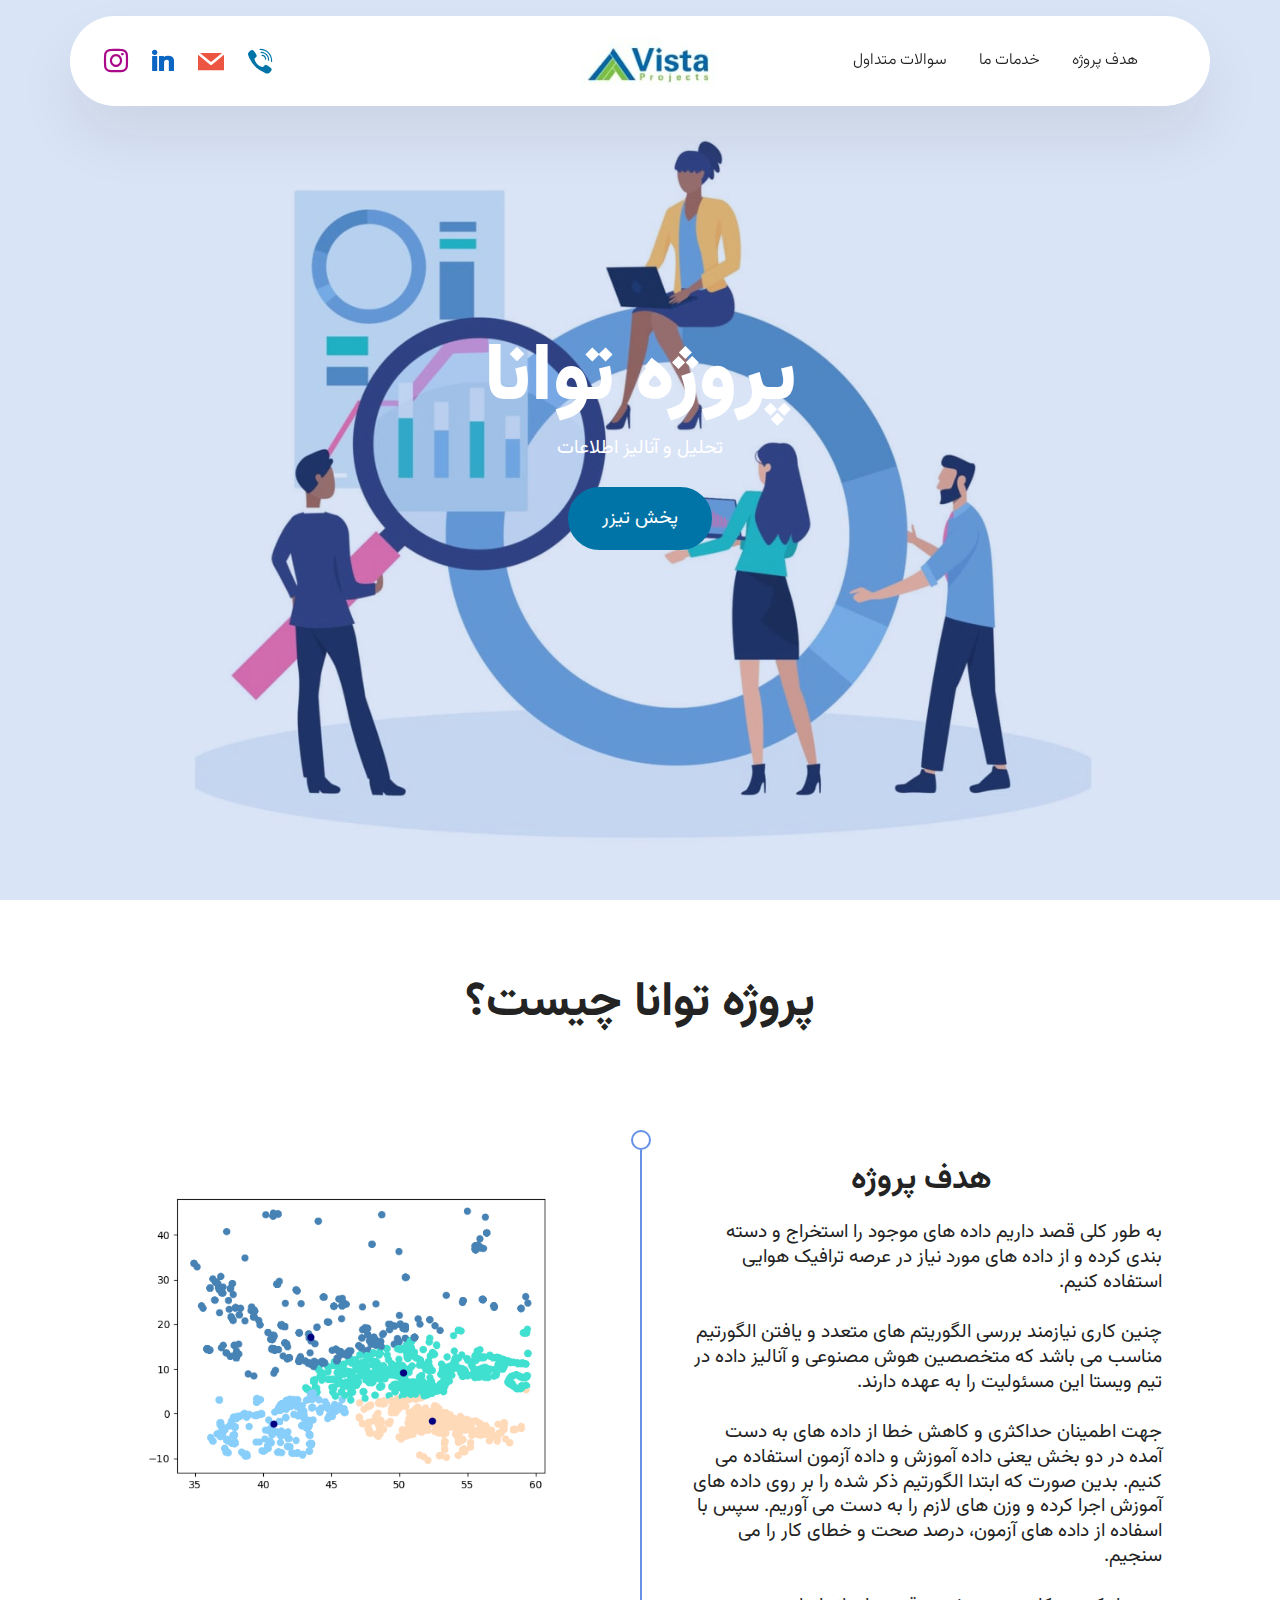
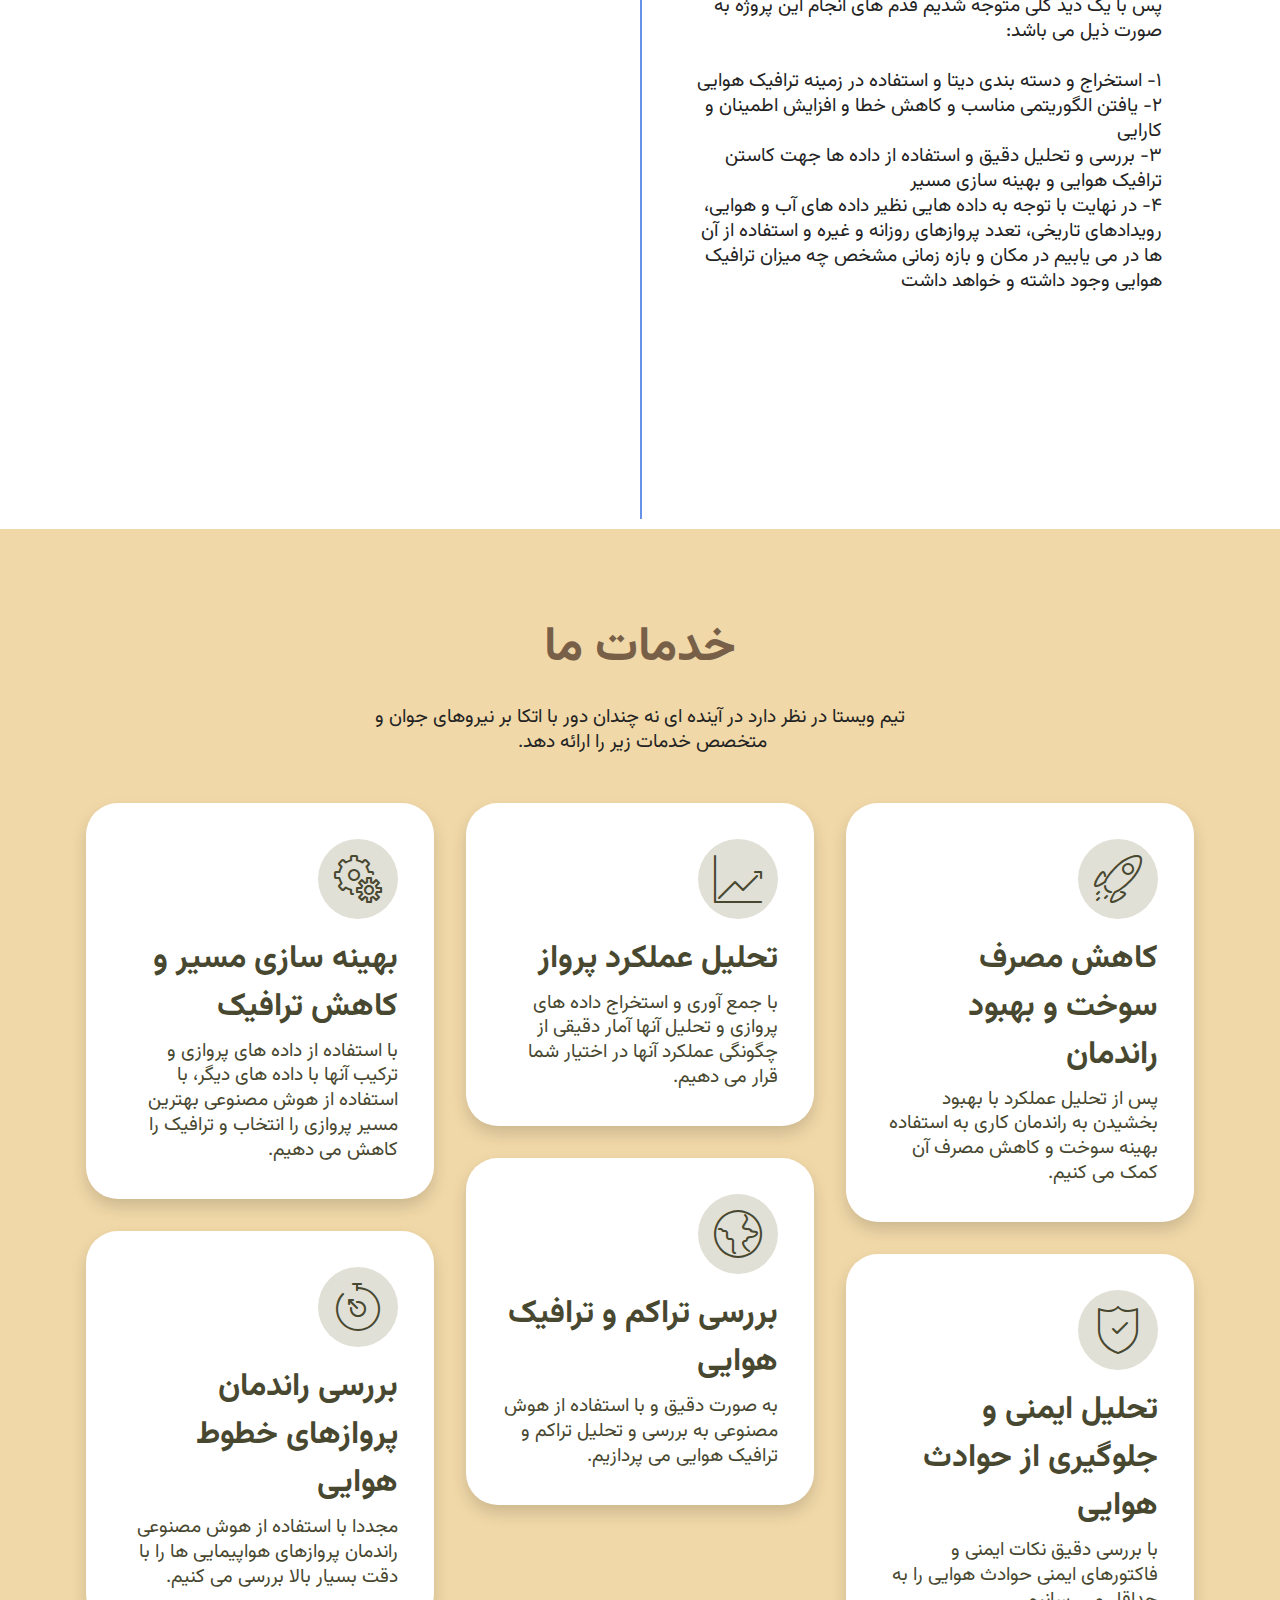
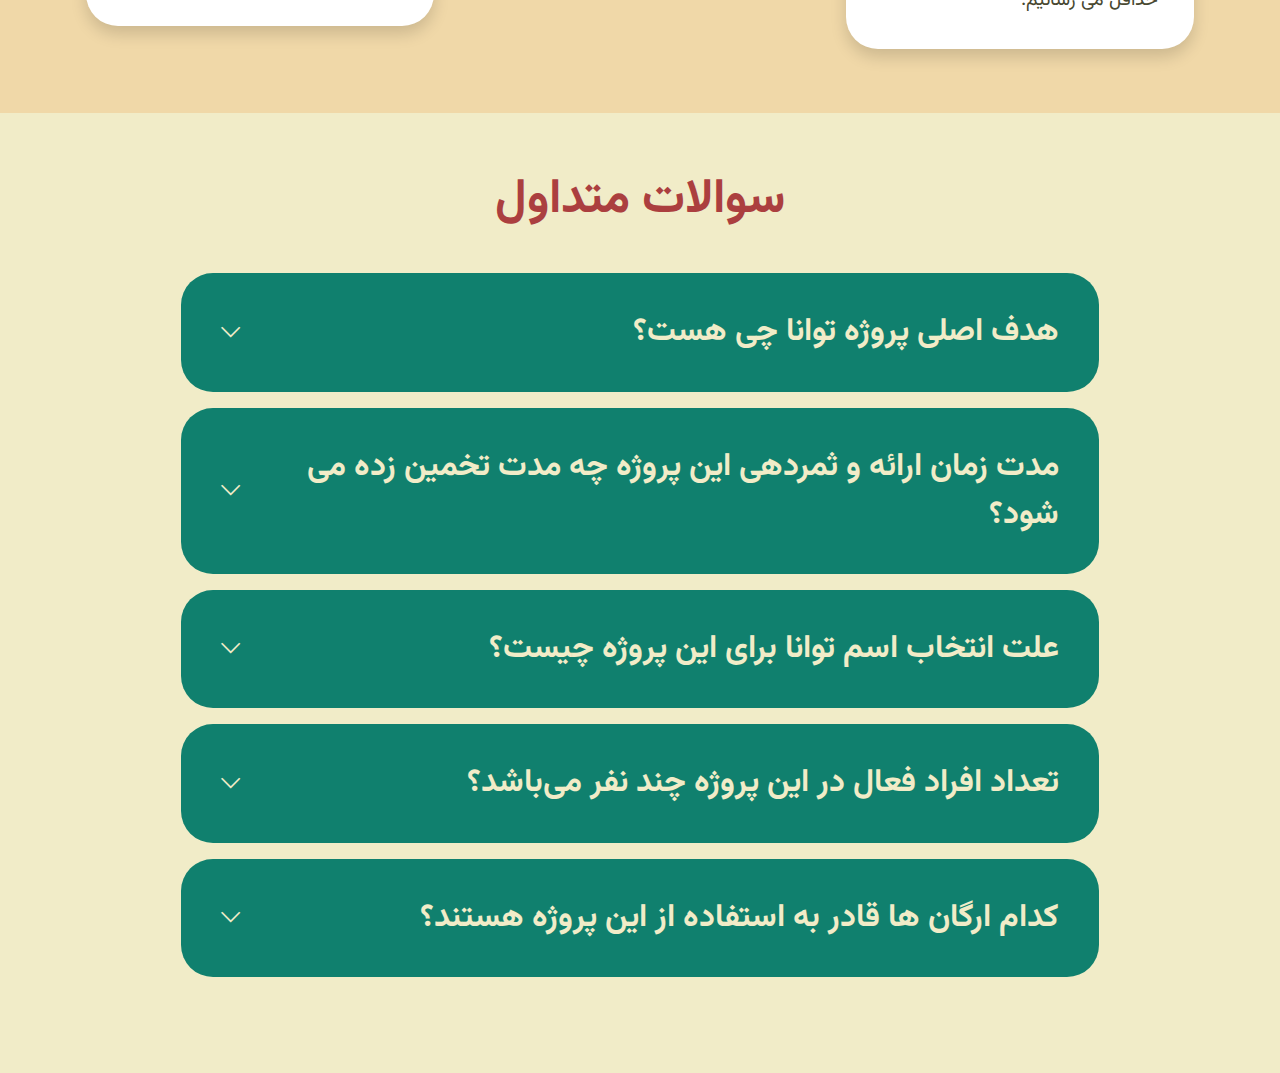
<file: page1.html>
<!DOCTYPE html>
<html>

<head>
  <meta charset="UTF-8">
  <meta http-equiv="X-UA-Compatible" content="IE=edge">
  <meta name="generator" content="">
  <meta name="viewport" content="width=device-width, initial-scale=1, minimum-scale=1">
  <link rel="shortcut icon" href="assets/images/20171205235938-vista-logo-600x600-160x160.jpeg" type="image/x-icon">
  <meta name="description" content="">


  <title>Tavana</title>
  <link rel="stylesheet" href="assets/web/assets/icons2/2.css">
  <link rel="stylesheet" href="assets/web/assets/icons/icons.css">
  <link rel="stylesheet" href="assets/bootstrap/css/bootstrap.min.css">
  <link rel="stylesheet" href="assets/bootstrap/css/bootstrap-grid.min.css">
  <link rel="stylesheet" href="assets/bootstrap/css/bootstrap-reboot.min.css">
  <link rel="stylesheet" href="assets/dropdown/css/style.css">
  <link rel="stylesheet" href="assets/socicon/css/styles.css">
  <link rel="stylesheet" href="assets/theme/css/style.css">
  <link href="assets/fonts/style.css" rel="stylesheet">
  <link rel="preload" as="style" href="assets/css/mbr-additional.css">
  <link rel="stylesheet" href="assets/css/mbr-additional.css" type="text/css">
  <link href="assets/vendor/glightbox/css/glightbox.min.css" rel="stylesheet">



</head>

<body>

  <section data-bs-version="5.1" class="menu menu3 cid-tMVd1i9572" once="menu" id="menu03-n">


    <nav class="navbar navbar-dropdown navbar-fixed-top navbar-expand-lg">
      <div class="container">
        <div class="navbar-brand">
          <span class="navbar-logo">
            <a href="index.html">
              <img src="assets/images/20171205235938-vista-logo-600x600-160x160.jpeg" alt="Mahan Qanbari"
                style="height: 3rem;">
            </a>
          </span>

        </div>
        <button class="navbar-toggler" type="button" data-toggle="collapse" data-bs-toggle="collapse"
          data-target="#navbarSupportedContent" data-bs-target="#navbarSupportedContent"
          aria-controls="navbarNavAltMarkup" aria-expanded="false" aria-label="Toggle navigation">
          <div class="hamburger">
            <span></span>
            <span></span>
            <span></span>
            <span></span>
          </div>
        </button>
        <div class="collapse navbar-collapse" id="navbarSupportedContent" style="direction: rtl;">
          <ul class="navbar-nav nav-dropdown navbar-toggler-right m-0" data-app-modern-menu="true">
            <li class="nav-item"><a class="nav-link link text-black show text-primary display-4"
                href="page1.html#timeline3-s">هدف پروژه</a></li>
            <li class="nav-item">
              <a class="nav-link link text-black show text-primary display-4" href="page1.html#features022-w"
                aria-expanded="false">خدمات ما</a>
            </li>
            <li class="nav-item"><a class="nav-link link text-black show text-primary display-4"
                href="page1.html#list01-v">سوالات متداول</a></li>
          </ul>
          <div class="icons-menu me-auto">
            <a class="iconfont-wrapper" href="tel:+989119338459">
              <span class="p-2 mbr-iconfont socicon-viber socicon"
                style="font-size: 25px; color: rgb(0, 116, 167); fill: rgb(0, 116, 167);"></span>
            </a>
            <a class="iconfont-wrapper" href="mailto:contact.vista@gmail.com">
              <span class="p-2 mbr-iconfont socicon-mail socicon"
                style="color: rgb(237, 85, 67); fill: rgb(237, 85, 67); font-size: 26px;"></span>
            </a>
            <a class="iconfont-wrapper" href="index.html">
              <span class="p-2 mbr-iconfont socicon-linkedin socicon"
                style="color: rgb(10, 102, 194); fill: rgb(10, 102, 194); font-size: 22px;"></span>
            </a>
            <a class="iconfont-wrapper" href="index.html">
              <span class="p-2 mbr-iconfont socicon-instagram socicon"
                style="color: rgb(168, 10, 138); fill: rgb(168, 10, 138);"></span>
            </a>
          </div>

        </div>
      </div>
    </nav>
  </section>

  <section data-bs-version="5.1" class="header18 cid-tMVKjSTW1o mbr-fullscreen" id="header18-q">




    <div class="mbr-overlay" style="opacity: 0.2; background-color: rgb(68, 121, 217);"></div>

    <div class="align-center container">
      <div class="row justify-content-center">
        <div class="col-12 col-lg-10">
          <h1 class="mbr-section-title mbr-fonts-style mbr-white mb-3 display-1"><strong>پروژه توانا</strong></h1>

          <p class="mbr-text mbr-fonts-style mbr-white display-7">
            تحلیل و آنالیز اطلاعات
          </p>
          <div class="mbr-section-btn mt-3"><a class="btn btn-primary display-7 glightbox btn-watch-video" href="assets/images/Untitled ‑ Made with FlexClip (1) (online-video-cutter.com).mp4" ><i class="bi bi-play-circle"></i><span>پخش تیزر</span></a></div>
        </div>
      </div>
    </div>
  </section>

  <section data-bs-version="5.1" class="timeline3 cid-tMVMxn23zV" id="timeline3-s">




    <div class="container">
      <div class="mbr-section-head">
        <h3 class="mbr-section-title mbr-fonts-style align-center mb-0 display-2"><strong>پروژه توانا چیست؟</strong>
        </h3>

      </div>
      <div class="timelines-container mt-4">
        <div class="row timeline-element first-separline mb-5">
          <div class="timeline-date col-12">
            <div class="timeline-date-wrapper">

            </div>
          </div>
          <span class="iconBackground"></span>
          <div class="col-12 col-md-6">
            <div class="image-wrapper">
              <img src="assets/images/scatterclassplot15-640x480.png" alt="Mahan Qanbari" title="">
            </div>
          </div>
          <div class="col-12 col-md-6">
            <div class="timeline-text-wrapper">
              <h4 class="mbr-timeline-title mbr-fonts-style mb-0 display-5">
                <strong>هدف پروژه&nbsp;</strong>
              </h4>
              <p class="mbr-text mbr-fonts-style mt-3 mb-0 display-7" style="direction: rtl;">به طور کلی قصد داریم داده های موجود را استخراج و
                دسته بندی کرده و از داده های مورد نیاز در عرصه ترافیک هوایی استفاده کنیم.
                <br>
                <br>چنین کاری نیازمند بررسی الگوریتم های متعدد و یافتن الگورتیم مناسب می باشد که متخصصین هوش مصنوعی و
                آنالیز داده در تیم ویستا این مسئولیت را به عهده دارند.
                <br>
                <br>جهت اطمینان حداکثری و کاهش خطا از داده های به دست آمده در دو بخش یعنی داده آموزش و داده آزمون
                استفاده می کنیم. بدین صورت که ابتدا الگورتیم ذکر شده را بر روی داده های آموزش اجرا کرده و وزن های لازم را
                به دست می آوریم.
                سپس با اسفاده از داده های آزمون، درصد صحت و خطای کار را می سنجیم. 
                <br><br>پس با یک دید کلی متوجه شدیم 
                 قدم های انجام این پروژه به صورت ذیل می باشد:<br>
                <br>۱- استخراج و دسته بندی دیتا و استفاده در زمینه ترافیک هوایی
                <br>۲- یافتن الگوریتمی مناسب و کاهش خطا و افزایش اطمینان و کارایی
                <br>۳- بررسی و تحلیل دقیق و استفاده از داده ها جهت کاستن ترافیک هوایی و بهینه سازی مسیر
                <br>۴- در نهایت با توجه به داده هایی نظیر داده های آب و هوایی، رویدادهای تاریخی، تعدد پروازهای روزانه و
                غیره و استفاده از آن ها در می یابیم در مکان و بازه زمانی مشخص چه میزان ترافیک هوایی وجود داشته و خواهد
                داشت
                <br>
                <br>
                <br>
                <br>
              </p>
            </div>
          </div>
        </div>











      </div>
    </div>
  </section>

  <section data-bs-version="5.1" class="features22 cid-tMWusAvhpN" id="features022-w" style="direction: rtl;">




    <div class="container">
      <div class="row mb-5 justify-content-center">
        <div class="col-12 col-lg-6">
          <h3 class="mbr-section-title mbr-fonts-style align-center mb-0 display-2"><strong>خدمات ما</strong></h3>
          <h5 class="mbr-section-subtitle mbr-fonts-style align-center mb-0 mt-4 display-7">تیم ویستا در نظر دارد در
            آینده ای نه چندان دور با اتکا بر نیروهای جوان و متخصص خدمات زیر را ارائه دهد.&nbsp;</h5>
        </div>
      </div>
      <div class="row mbr-masonry" data-masonry="{&quot;percentPosition&quot;: true }">
        <div class="item features-without-image col-12 col-md-6 col-lg-4 item-mb active">
          <div class="item-wrapper shadow">
            <div class="card-box align-left">
              <div class="iconfont-wrapper">
                <span class="mbr-iconfont mbri-setting"></span>
              </div>
              <h5 class="card-title mbr-fonts-style display-5"><strong>بهینه سازی مسیر و کاهش ترافیک</strong></h5>
              <p class="card-text mbr-fonts-style display-7">
                با استفاده از داده های پروازی و ترکیب آنها با داده های دیگر، با استفاده از هوش مصنوعی بهترین مسیر
                پروازی را انتخاب و ترافیک را کاهش می دهیم.
              </p>


            </div>
          </div>
        </div>
        <div class="item features-without-image col-12 col-md-6 col-lg-4 item-mb ">
          <div class="item-wrapper shadow">
            <div class="card-box align-left">
              <div class="iconfont-wrapper">
                <span class="mbr-iconfont mbri-growing-chart"></span>
              </div>
              <h5 class="card-title mbr-fonts-style display-5"><strong>تحلیل عملکرد پرواز</strong></h5>
              <p class="card-text mbr-fonts-style display-7">
                با جمع آوری و استخراج داده های پروازی و تحلیل آنها آمار دقیقی از چگونگی عملکرد آنها در اختیار شما قرار
                می دهیم.
              </p>


            </div>
          </div>
        </div>
        <div class="item features-without-image col-12 col-md-6 col-lg-4 item-mb">
          <div class="item-wrapper shadow">
            <div class="card-box align-left">
              <div class="iconfont-wrapper">
                <span class="mbr-iconfont mbri-rocket"></span>
              </div>
              <h5 class="card-title mbr-fonts-style display-5"><strong>کاهش مصرف سوخت و بهبود راندمان</strong></h5>
              <p class="card-text mbr-fonts-style display-7">
                پس از تحلیل عملکرد با بهبود بخشیدن به راندمان کاری به استفاده بهینه سوخت و کاهش مصرف آن کمک می کنیم.
              </p>


            </div>
          </div>
        </div>
        <div class="item features-without-image col-12 col-md-6 col-lg-4 item-mb">
          <div class="item-wrapper shadow">
            <div class="card-box align-left">
              <div class="iconfont-wrapper">
                <span class="mbr-iconfont mbri-globe"></span>
              </div>
              <h5 class="card-title mbr-fonts-style display-5"><strong>بررسی تراکم و ترافیک هوایی</strong></h5>
              <p class="card-text mbr-fonts-style display-7">
                به صورت دقیق و با استفاده از هوش مصنوعی به بررسی و تحلیل تراکم و ترافیک هوایی می پردازیم.
              </p>


            </div>
          </div>
        </div>
        <div class="item features-without-image col-12 col-md-6 col-lg-4 item-mb">
          <div class="item-wrapper shadow">
            <div class="card-box align-left">
              <div class="iconfont-wrapper">
                <span class="mbr-iconfont mbri-timer"></span>
              </div>
              <h5 class="card-title mbr-fonts-style display-5"><strong>بررسی راندمان پروازهای خطوط هوایی</strong></h5>
              <p class="card-text mbr-fonts-style display-7">
                مجددا با استفاده از هوش مصنوعی راندمان پروازهای هواپیمایی ها را با دقت بسیار بالا بررسی می کنیم.
              </p>


            </div>
          </div>
        </div>
        <div class="item features-without-image col-12 col-md-6 col-lg-4 item-mb">
          <div class="item-wrapper shadow">
            <div class="card-box align-left">
              <div class="iconfont-wrapper">
                <span class="mbr-iconfont mbri-protect"></span>
              </div>
              <h5 class="card-title mbr-fonts-style display-5"><strong>تحلیل ایمنی و جلوگیری از حوادث هوایی</strong>
              </h5>
              <p class="card-text mbr-fonts-style display-7">
                با بررسی دقیق نکات ایمنی و فاکتورهای ایمنی حوادث هوایی را به حداقل می رسانیم.
              </p>


            </div>
          </div>
        </div>
      </div>
    </div>
  </section>

  <section data-bs-version="5.1" class="list1 cid-tMWuhq9Uof" id="list01-v">


    <div class="container" style="direction: rtl;"> 
      <div class="row justify-content-center">
        <div class="col-12 col-md-12 col-lg-10 m-auto">
          <div class="content">
            <div class="mbr-section-head align-left mb-5">

              <h3 class="mbr-section-title mb-2 mbr-fonts-style display-2"><strong>سوالات متداول</strong></h3>
            </div>
            <div id="bootstrap-accordion_19" class="panel-group accordionStyles accordion" role="tablist"
              aria-multiselectable="true">
              <div class="card mb-3">
                <div class="card-header" role="tab" id="headingOne">
                  <a role="button" class="panel-title collapsed" data-toggle="collapse" data-bs-toggle="collapse"
                    data-core="" href="#collapse1_19" aria-expanded="false" aria-controls="collapse1">
                    <h6 class="panel-title-edit mbr-semibold mbr-fonts-style mb-0 display-5">هدف اصلی پروژه توانا چی
                      هست؟</h6>
                    <span class="sign mbr-iconfont mobi-mbri-arrow-down"></span>
                  </a>
                </div>
                <div id="collapse1_19" class="panel-collapse noScroll collapse" role="tabpanel"
                  aria-labelledby="headingOne" data-parent="#accordion" data-bs-parent="#bootstrap-accordion_19">
                  <div class="panel-body">
                    <p class="mbr-fonts-style panel-text display-7">به طور کلی هدف اصلی این پروژه جمع آوری و آنالیز داده
                      های خطوط هوایی کشور هست که با این کار قصد داریم به بهبود عملکرد خطوط هوایی، کاهش مصرف سوخت،
                      ترافیک هوایی و جلوگیری از حوادث کمک کنیم.&nbsp;<br></p>
                  </div>
                </div>
              </div>
              <div class="card mb-3">
                <div class="card-header" role="tab" id="headingOne">
                  <a role="button" class="panel-title collapsed" data-toggle="collapse" data-bs-toggle="collapse"
                    data-core="" href="#collapse2_19" aria-expanded="false" aria-controls="collapse2">
                    <h6 class="panel-title-edit mbr-semibold mbr-fonts-style mb-0 display-5">مدت زمان ارائه و ثمردهی این پروژه چه مدت تخمین زده می‌ شود؟</h6>
                    <span class="sign mbr-iconfont mobi-mbri-arrow-down"></span>
                  </a>
                </div>
                <div id="collapse2_19" class="panel-collapse noScroll collapse" role="tabpanel"
                  aria-labelledby="headingOne" data-parent="#accordion" data-bs-parent="#bootstrap-accordion_19">
                  <div class="panel-body">
                    <p class="mbr-fonts-style panel-text display-7">با توجه به بررسی های تیم ویستا این پروژه قرار است در ۳ فاز کوتاه مدت، میان مدت و بلند
                      مدت عملی شود که فاز کوتاه مدت بین ۱ تا ۲ سال، میان مدت بین ۲ تا ۵ سال و فاز نهایی و بلند مدت بین ۵
                      تا ۱۰ سال تخمین زده شده است.<br></p>
                  </div>
                </div>
              </div>
              <div class="card mb-3">
                <div class="card-header" role="tab" id="headingOne">
                  <a role="button" class="panel-title collapsed" data-toggle="collapse" data-bs-toggle="collapse"
                    data-core="" href="#collapse3_19" aria-expanded="false" aria-controls="collapse3">
                    <h6 class="panel-title-edit mbr-semibold mbr-fonts-style mb-0 display-5">علت انتخاب اسم توانا برای
                      این پروژه چیست؟</h6>
                    <span class="sign mbr-iconfont mobi-mbri-arrow-down"></span>
                  </a>
                </div>
                <div id="collapse3_19" class="panel-collapse noScroll collapse" role="tabpanel"
                  aria-labelledby="headingOne" data-parent="#accordion" data-bs-parent="#bootstrap-accordion_19">
                  <div class="panel-body">
                    <p class="mbr-fonts-style panel-text display-7">اسم توانا برگرفته از هدف اصلی این پروژه یعنی تحلیل و
                      آنالیز اطلاعات می باشد.<br></p>
                  </div>
                </div>
              </div>
              <div class="card mb-3">
                <div class="card-header" role="tab" id="headingOne">
                  <a role="button" class="panel-title collapsed" data-toggle="collapse" data-bs-toggle="collapse"
                    data-core="" href="#collapse4_19" aria-expanded="false" aria-controls="collapse4">
                    <h6 class="panel-title-edit mbr-semibold mbr-fonts-style mb-0 display-5"> تعداد افراد فعال در این پروژه چند نفر می‌باشد؟</h6>
                    <span class="sign mbr-iconfont mobi-mbri-arrow-down"></span>
                  </a>
                </div>
                <div id="collapse4_19" class="panel-collapse noScroll collapse" role="tabpanel"
                  aria-labelledby="headingOne" data-parent="#accordion" data-bs-parent="#bootstrap-accordion_19">
                  <div class="panel-body">
                    <p class="mbr-fonts-style panel-text display-7">اعضای فعال در این پروژه "مهسا جلوخانی، ماهان قنبری، رضا پورنصیر، نسترن قاسمی، حسین پورقاسم و  علی اسدی" می باشد. <br></p>
                  </div>
                </div>
              </div>
              <div class="card mb-3">
                <div class="card-header" role="tab" id="headingOne">
                  <a role="button" class="panel-title collapsed" data-toggle="collapse" data-bs-toggle="collapse"
                    data-core="" href="#collapse5_19" aria-expanded="false" aria-controls="collapse5">
                    <h6 class="panel-title-edit mbr-semibold mbr-fonts-style mb-0 display-5">کدام ارگان ها قادر به
                      استفاده از این پروژه هستند؟</h6>
                    <span class="sign mbr-iconfont mobi-mbri-arrow-down"></span>
                  </a>
                </div>
                <div id="collapse5_19" class="panel-collapse noScroll collapse" role="tabpanel"
                  aria-labelledby="headingOne" data-parent="#accordion" data-bs-parent="#bootstrap-accordion_19">
                  <div class="panel-body">
                    <p class="mbr-fonts-style panel-text display-7">با توجه به موضوع اصلی پروژه توانا، شرکت های
                      هواپیمایی مخاطب اصلی جهت همکاری می باشند.&nbsp;<br></p>
                  </div>
                </div>
              </div>

            </div>
          </div>
        </div>
      </div>
    </div>
  </section>


  <script src="assets/bootstrap/js/bootstrap.bundle.min.js"></script>
  <script src="assets/smoothscroll/smooth-scroll.js"></script>
  <script src="assets/ytplayer/index.js"></script>
  <script src="assets/masonry/masonry.pkgd.min.js"></script>
  <script src="assets/imagesloaded/imagesloaded.pkgd.min.js"></script>
  <script src="assets/mbr-switch-arrow/mbr-switch-arrow.js"></script>
  <script src="assets/dropdown/js/navbar-dropdown.js"></script>
  <script src="assets/theme/js/script.js"></script>
  <script src="assets/vendor/glightbox/js/glightbox.js"></script>

  <script >

document.addEventListener('DOMContentLoaded', () => {
  "use strict";

       /* Initiate glightbox
   */
  const glightbox = GLightbox({
    selector: '.glightbox'
  });

});
  </script>

</body>

</html>
</file>
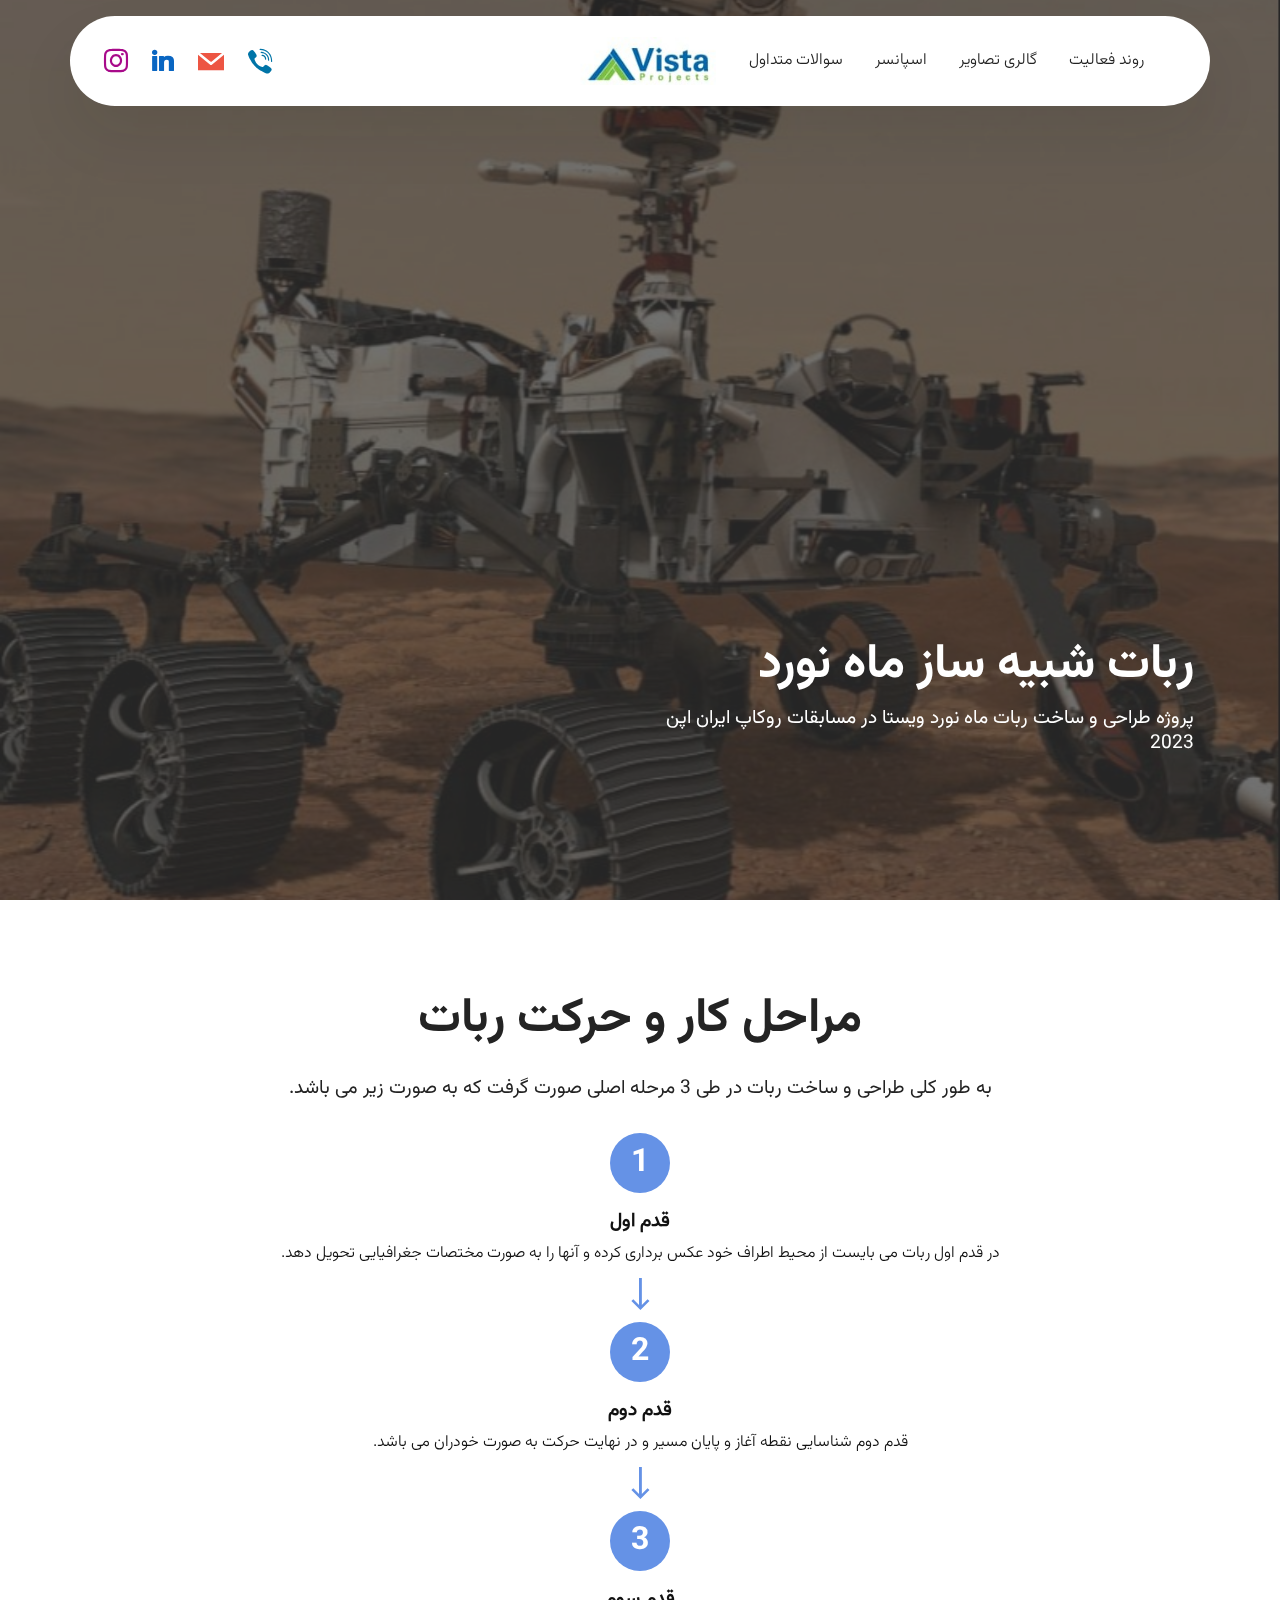
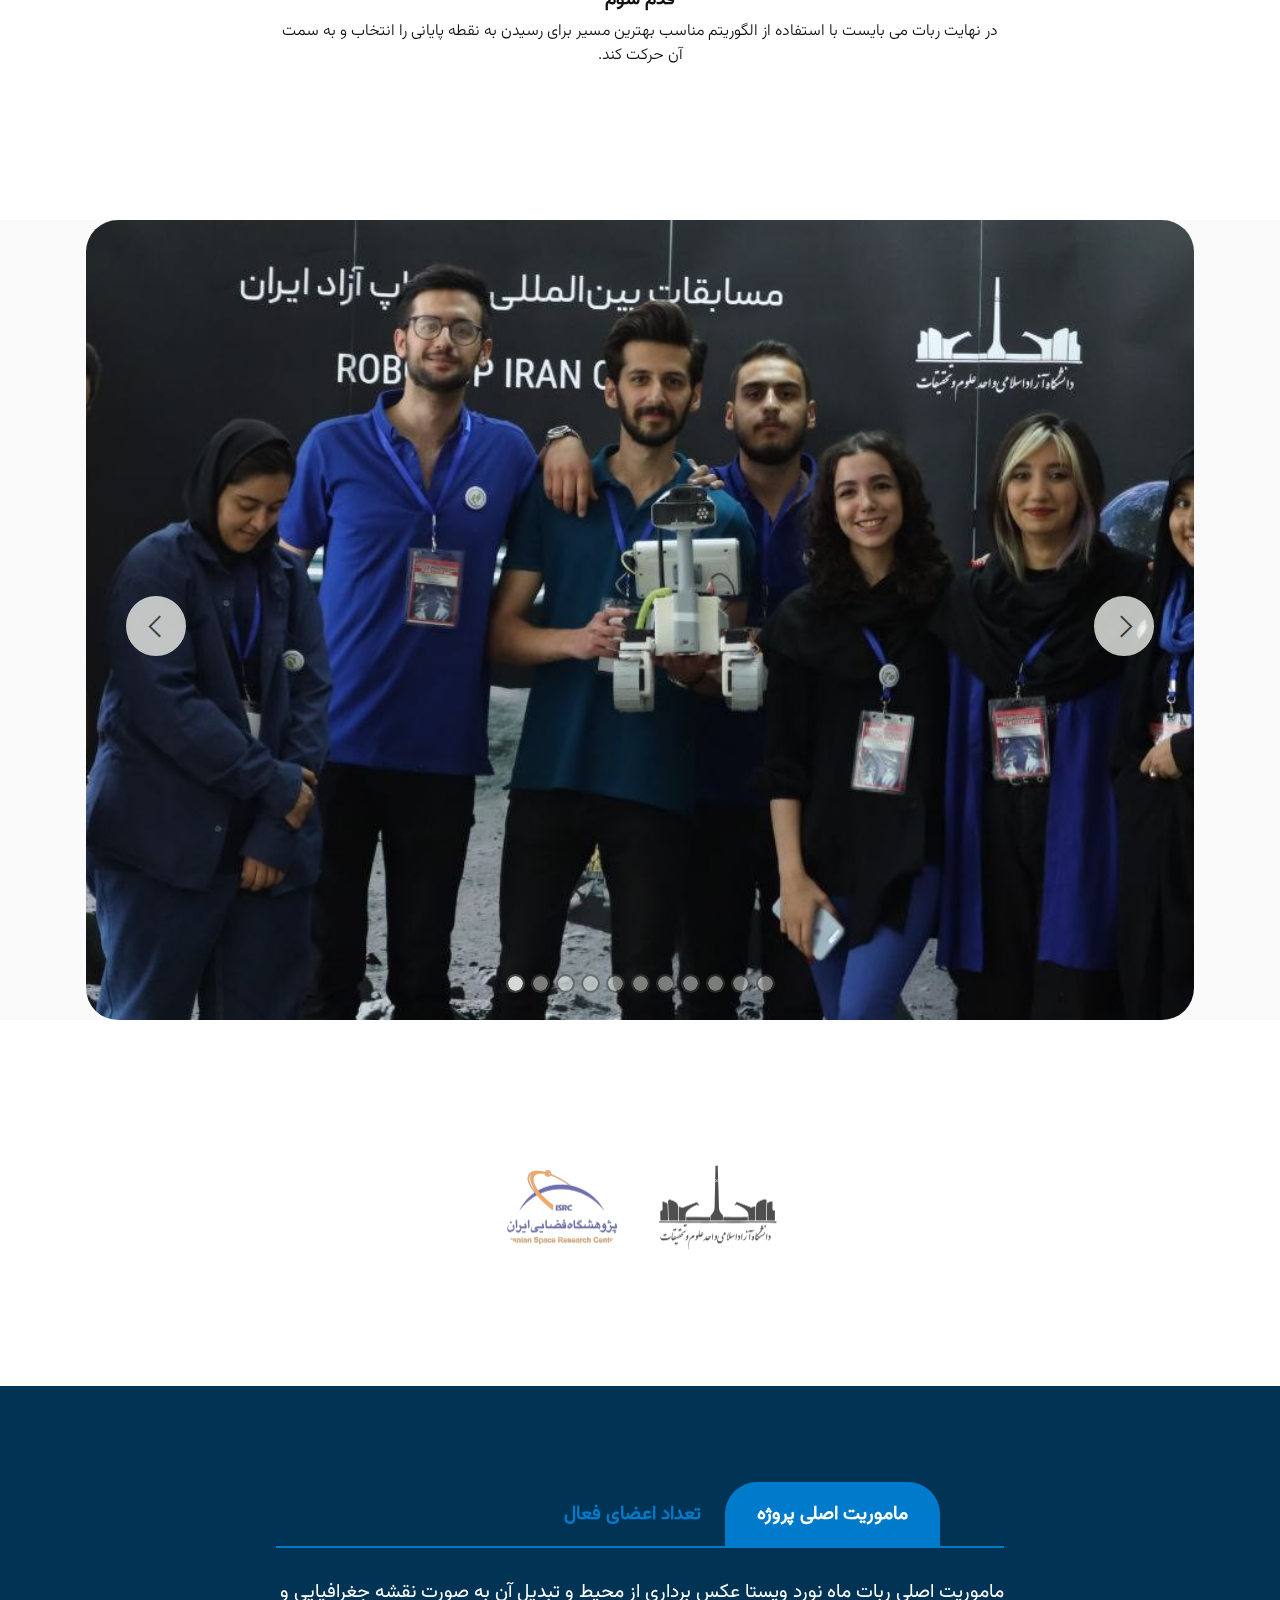
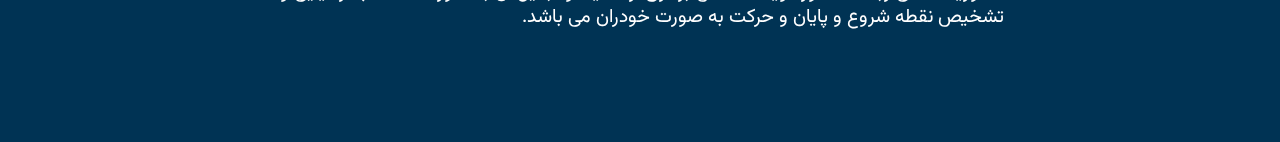
<file: page2.html>
<!DOCTYPE html>
<html>

<head>
    <meta charset="UTF-8">
    <meta http-equiv="X-UA-Compatible" content="IE=edge">
    <meta name="generator" content="">
    <meta name="viewport" content="width=device-width, initial-scale=1, minimum-scale=1">
    <link rel="shortcut icon" href="assets/images/20171205235938-vista-logo-600x600-160x160.jpeg" type="image/x-icon">
    <meta name="description" content="">


    <title>lunarrover</title>
    <link rel="stylesheet" href="assets/web/assets/icons2/2.css">
    <link rel="stylesheet" href="assets/bootstrap/css/bootstrap.min.css">
    <link rel="stylesheet" href="assets/bootstrap/css/bootstrap-grid.min.css">
    <link rel="stylesheet" href="assets/bootstrap/css/bootstrap-reboot.min.css">
    <link rel="stylesheet" href="assets/parallax/jarallax.css">
    <link rel="stylesheet" href="assets/dropdown/css/style.css">
    <link rel="stylesheet" href="assets/socicon/css/styles.css">
    <link rel="stylesheet" href="assets/theme/css/style.css">
    <link href="assets/fonts/style.css" rel="stylesheet">
    <link rel="preload" as="style" href="assets/css/mbr-additional.css">
    <link rel="stylesheet" href="assets/css/mbr-additional.css" type="text/css">




</head>

<body>

    <section data-bs-version="5.1" class="menu menu3 cid-tMVd1i9572" once="menu" id="menu03-x">


        <nav class="navbar navbar-dropdown navbar-fixed-top navbar-expand-lg">
            <div class="container">
                <div class="navbar-brand">
                    <span class="navbar-logo">
                        <a href="index.html">
                            <img src="assets/images/20171205235938-vista-logo-600x600-160x160.jpeg" alt="Mahan Qanbari"
                                style="height: 3rem;">
                        </a>
                    </span>

                </div>
                <button class="navbar-toggler" type="button" data-toggle="collapse" data-bs-toggle="collapse"
                    data-target="#navbarSupportedContent" data-bs-target="#navbarSupportedContent"
                    aria-controls="navbarNavAltMarkup" aria-expanded="false" aria-label="Toggle navigation">
                    <div class="hamburger">
                        <span></span>
                        <span></span>
                        <span></span>
                        <span></span>
                    </div>
                </button>
                <div class="collapse navbar-collapse" id="navbarSupportedContent" style="direction: rtl;">
                    <ul class="navbar-nav nav-dropdown nav-right m-0" data-app-modern-menu="true">
                        <li class="nav-item"><a class="nav-link link text-black show text-primary display-4"
                                href="index.html#features21-y">روند فعالیت</a></li>
                        <li class="nav-item">
                            <a class="nav-link link text-black show text-primary display-4" href="page2.html#slider1-12"
                                aria-expanded="false">گالری تصاویر</a>
                        </li>
                        <li class="nav-item"><a class="nav-link link text-black show text-primary display-4"
                                href="page2.html#clients1-13">اسپانسر</a></li>
                        <li class="nav-item">
                            <a class="nav-link link text-black text-primary display-4" href="page2.html#tabs1-14">سوالات
                                متداول</a>
                    </ul>
                    <div class="icons-menu me-auto">
                        <a class="iconfont-wrapper" href="tel:+989119338459">
                            <span class="p-2 mbr-iconfont socicon-viber socicon"
                                style="font-size: 25px; color: rgb(0, 116, 167); fill: rgb(0, 116, 167);"></span>
                        </a>
                        <a class="iconfont-wrapper" href="mailto:contact.vista@gmail.com">
                            <span class="p-2 mbr-iconfont socicon-mail socicon"
                                style="color: rgb(237, 85, 67); fill: rgb(237, 85, 67); font-size: 26px;"></span>
                        </a>
                        <a class="iconfont-wrapper" href="index.html">
                            <span class="p-2 mbr-iconfont socicon-linkedin socicon"
                                style="color: rgb(10, 102, 194); fill: rgb(10, 102, 194); font-size: 22px;"></span>
                        </a>
                        <a class="iconfont-wrapper" href="index.html">
                            <span class="p-2 mbr-iconfont socicon-instagram socicon"
                                style="color: rgb(168, 10, 138); fill: rgb(168, 10, 138);"></span>
                        </a>
                    </div>

                </div>
            </div>
        </nav>
    </section>

    <section data-bs-version="5.1" class="header4 cid-tMWD51TiKi mbr-fullscreen mbr-parallax-background"
        style="direction: rtl;" id="header4-11">


        <div class="mbr-overlay"></div>
        <div class="container">
            <div class="row">
                <div class="content-wrap">
                    <h1 class="text-end mbr-section-title mbr-fonts-style mbr-white mb-3 display-2"><strong>ربات شبیه
                            ساز ماه
                            نورد</strong></h1>

                    <p class="text-end mbr-fonts-style mbr-text mbr-white mb-3 display-7">پروژه طراحی و ساخت ربات ماه
                        نورد ویستا
                        در مسابقات روکاپ ایران اپن 2023</p>


                </div>
            </div>
        </div>
    </section>

    <section data-bs-version="5.1" class="features21 cid-tMWCxuiv9Q" id="features21-y">




    <div style="direction: rtl;">
        <div class="container">
            <div class="row justify-content-center">
                <div class="col-md-12 col-lg-9">
                    <div class="card-wrapper mb-4">
                        <div class="card-box align-center">
                            <h4 class="card-title mbr-fonts-style mb-4 display-2">
                                <strong>مراحل کار و حرکت ربات</strong>
                            </h4>
                            <p class="mbr-text mbr-fonts-style mb-4 display-7">به طور کلی طراحی و ساخت ربات در طی 3
                                مرحله اصلی صورت گرفت که به صورت زیر می باشد.</p>

                        </div>
                    </div>
                </div>
                <div class="col-12 col-md-8">
                    <div class="item mbr-flex">
                        <div class="icon-wrap w-100">
                            <div class="icon-box">
                                <span class="step-number mbr-fonts-style display-5">1</span>
                            </div>
                        </div>
                        <div class="text-box">
                            <h4 class="icon-title card-title mbr-black mbr-fonts-style display-7">
                                <strong>قدم اول</strong>
                            </h4>
                            <h5 class="icon-text mbr-black mbr-fonts-style display-4">در قدم اول ربات می بایست از محیط
                                اطراف خود عکس برداری کرده و آنها را به صورت مختصات جغرافیایی تحویل دهد.</h5>
                        </div>
                    </div>
                    <div class="item mbr-flex">
                        <div class="icon-wrap w-100">
                            <div class="icon-box">
                                <span class="step-number mbr-fonts-style display-5">2</span>
                            </div>
                        </div>
                        <div class="text-box">
                            <h4 class="icon-title card-title mbr-black mbr-fonts-style display-7">
                                <strong>قدم دوم</strong>
                            </h4>
                            <h5 class="icon-text mbr-black mbr-fonts-style display-4">قدم دوم شناسایی نقطه آغاز و پایان
                                مسیر و در نهایت حرکت به صورت خودران می باشد.</h5>
                        </div>
                    </div>
                    <div class="item mbr-flex last">
                        <div class="icon-wrap w-100">
                            <div class="icon-box">
                                <span class="step-number mbr-fonts-style display-5">3</span>
                            </div>
                        </div>
                        <div class="text-box">
                            <h4 class="icon-title card-title mbr-black mbr-fonts-style display-7">
                                <strong>قدم سوم</strong>
                            </h4>
                            <h5 class="icon-text mbr-black mbr-fonts-style display-4">در نهایت ربات می بایست با استفاده
                                از الگوریتم مناسب بهترین مسیر برای رسیدن به نقطه پایانی را انتخاب و به سمت آن حرکت کند.
                            </h5>
                        </div>
                    </div>







                </div>
            </div>
        </div>
    </section>

    <section data-bs-version="5.1" class="slider1 cid-tMWGpOweuL" id="slider1-12">
        <div class="container">
            <div class="row">
                <div class="col">
                    <div class="carousel slide carousel-fade" id="tN0OjxEgS4" data-ride="carousel"
                        data-bs-ride="carousel" data-interval="6000" data-bs-interval="6000">
                        <ol class="carousel-indicators">
                            <li data-slide-to="0" data-bs-slide-to="0" class="active" data-target="#tN0OjxEgS4"
                                data-bs-target="#tN0OjxEgS4"></li>
                            <li data-slide-to="1" data-bs-slide-to="1" data-target="#tN0OjxEgS4"
                                data-bs-target="#tN0OjxEgS4"></li>
                            <li data-slide-to="2" data-bs-slide-to="2" data-target="#tN0OjxEgS4"
                                data-bs-target="#tN0OjxEgS4"></li>
                            <li data-slide-to="3" data-bs-slide-to="3" data-target="#tN0OjxEgS4"
                                data-bs-target="#tN0OjxEgS4"></li>
                            <li data-slide-to="4" data-bs-slide-to="4" data-target="#tN0OjxEgS4"
                                data-bs-target="#tN0OjxEgS4"></li>
                            <li data-slide-to="5" data-bs-slide-to="5" data-target="#tN0OjxEgS4"
                                data-bs-target="#tN0OjxEgS4"></li>
                            <li data-slide-to="6" data-bs-slide-to="6" data-target="#tN0OjxEgS4"
                                data-bs-target="#tN0OjxEgS4"></li>
                            <li data-slide-to="7" data-bs-slide-to="7" data-target="#tN0OjxEgS4"
                                data-bs-target="#tN0OjxEgS4"></li>
                            <li data-slide-to="8" data-bs-slide-to="8" data-target="#tN0OjxEgS4"
                                data-bs-target="#tN0OjxEgS4"></li>
                            <li data-slide-to="9" data-bs-slide-to="9" data-target="#tN0OjxEgS4"
                                data-bs-target="#tN0OjxEgS4"></li>
                            <li data-slide-to="10" data-bs-slide-to="10" data-target="#tN0OjxEgS4"
                            data-bs-target="#tN0OjxEgS4"></li>
                             
                        </ol>
                        <div class="carousel-inner">
                            <div class="carousel-item slider-image item active">
                                <div class="item-wrapper">
                                    <img class="d-block w-100" src="assets/images/3.jpg" alt="Mahan Qanbari"
                                        data-slide-to="0" data-bs-slide-to="0">


                                </div>
                            </div>
                            <div class="carousel-item slider-image item">
                                <div class="item-wrapper">
                                    <img class="d-block w-100" src="assets/images/2.jpg" alt="Mahan Qanbari"
                                        data-slide-to="1" data-bs-slide-to="1">


                                </div>
                            </div>
                            <div class="carousel-item slider-image item">
                                <div class="item-wrapper">
                                    <img class="d-block w-100" src="assets/images/1.jpg" alt="Mahan Qanbari"
                                        data-slide-to="2" data-bs-slide-to="2">


                                </div>
                            </div>
                            <div class="carousel-item slider-image item">
                                <div class="item-wrapper">
                                    <img class="d-block w-100" src="assets/images/4.jpg" alt="Mahan Qanbari"
                                        data-slide-to="3" data-bs-slide-to="3">


                                </div>
                            </div>
                            <div class="carousel-item slider-image item">
                                <div class="item-wrapper">
                                    <img class="d-block w-100" src="assets/images/6.jpg" alt="Mahan Qanbari"
                                        data-slide-to="4" data-bs-slide-to="4">


                                </div>
                            </div>
                            <div class="carousel-item slider-image item">
                                <div class="item-wrapper">
                                    <img class="d-block w-100" src="assets/images/mah6.jpg" alt="Mahan Qanbari"
                                        data-slide-to="5" data-bs-slide-to="5">


                                </div>
                            </div>
                            <div class="carousel-item slider-image item">
                                <div class="item-wrapper">
                                    <img class="d-block w-100" src="assets/images/7.jpg" alt="Mahan Qanbari"
                                        data-slide-to="6" data-bs-slide-to="6">


                                </div>
                            </div>
                            <div class="carousel-item slider-image item">
                                <div class="item-wrapper">
                                    <img class="d-block w-100" src="assets/images/8.jpg" alt="Mahan Qanbari"
                                        data-slide-to="7" data-bs-slide-to="7">


                                </div>
                            </div>
                            <div class="carousel-item slider-image item">
                                <div class="item-wrapper">
                                    <img class="d-block w-100" src="assets/images/9.jpg" alt="Mahan Qanbari"
                                        data-slide-to="8" data-bs-slide-to="8">


                                </div>
                            </div>
                            <div class="carousel-item slider-image item">
                                <div class="item-wrapper">
                                    <img class="d-block w-100" src="assets/images/mah10.jpg" alt="Mahan Qanbari"
                                        data-slide-to="10" data-bs-slide-to="10">


                                </div>
                            </div>
                            <div class="carousel-item slider-image item">
                                <div class="item-wrapper">
                                    <img class="d-block w-100" src="assets/images/mah11.jpg" alt="Mahan Qanbari"
                                        data-slide-to="9" data-bs-slide-to="1">


                                </div>
                            </div>
                        </div>
                        <a class="carousel-control carousel-control-prev" role="button" data-slide="prev"
                            data-bs-slide="prev" href="#tN0OjxEgS4">
                            <span class="mobi-mbri mobi-mbri-arrow-prev" aria-hidden="true"></span>
                            <span class="sr-only visually-hidden">Previous</span>
                        </a>
                        <a class="carousel-control carousel-control-next" role="button" data-slide="next"
                            data-bs-slide="next" href="#tN0OjxEgS4">
                            <span class="mobi-mbri mobi-mbri-arrow-next" aria-hidden="true"></span>
                            <span class="sr-only visually-hidden">Next</span>
                        </a>
                    </div>
                </div>
            </div>
        </div>

    </section>

    <section data-bs-version="5.1" class="clients1 cid-tMWH5cEbqP" id="clients1-13">

        <div class="images-container container-fluid">
            <div class="mbr-section-head">



            </div>
            <div class="row justify-content-center mt-4">
                <div class="col-md-3 card">
                    <img src="assets/images/11-240x171.png" alt="Mahan Qanbari">
                </div>
                <div class="col-md-3 card">
                    <img src="assets/images/22-240x189.png" alt="Mahan Qanbari">
                </div>






            </div>
        </div>
    </section>

    <section data-bs-version="5.1" class="tabs content18 cid-tMWHDtxzaZ" id="tabs1-14">




    <div style="direction: rtl;">
        <div class="container">

            <div class="row justify-content-center">
                <div class="col-12 col-md-8">
                    <ul class="nav nav-tabs mb-4" role="tablist">
                        <li class="nav-item first mbr-fonts-style"><a
                                class="nav-link mbr-fonts-style show active display-7" role="tab" data-toggle="tab"
                                data-bs-toggle="tab" href="#tabs1-14_tab0" aria-selected="true"><strong>ماموریت اصلی
                                    پروژه</strong></a></li>
                        <li class="nav-item"><a class="nav-link mbr-fonts-style active display-7" role="tab"
                                data-toggle="tab" data-bs-toggle="tab" href="#tabs1-14_tab1"
                                aria-selected="true"><strong>تعداد اعضای فعال</strong></a></li>




                    </ul>
                    <div class="tab-content">
                        <div id="tab1" class="tab-pane in active" role="tabpanel">
                            <div class="row">
                                <div class="col-md-12">
                                    <p class="mbr-text mbr-fonts-style display-7">
                                        ماموریت اصلی ربات ماه نورد ویستا عکس برداری از محیط و تبدیل آن به صورت نقشه
                                        جغرافیایی و تشخیص نقطه شروع و پایان و حرکت به صورت خودران می باشد.</p>
                                </div>
                            </div>
                        </div>
                        <div id="tab2" class="tab-pane" role="tabpanel">
                            <div class="row">
                                <div class="col-md-12">
                                    <p class="mbr-text mbr-fonts-style display-7">
                                        تعداد اعضای فعال در این پروژه "مهسا جلوخانی، ماهان قنبری، نسترن قاسمی، نیکتا فروزنده، امیرسجاد احدیان، حسین پورقاسم، علی اسدی و روژان نجفی" می باشد.</p>
                                </div>
                            </div>
                        </div>




                    </div>
                </div>
            </div>
        </div>
    </section>


    <script src="assets/bootstrap/js/bootstrap.bundle.min.js"></script>
    <script src="assets/parallax/jarallax.js"></script>
    <script src="assets/smoothscroll/smooth-scroll.js"></script>
    <script src="assets/ytplayer/index.js"></script>
    <script src="assets/dropdown/js/navbar-dropdown.js"></script>
    <script src="assets/mbr-tabs/mbr-tabs.js"></script>
    <script src="assets/theme/js/script.js"></script>



</body>

</html>
</file>
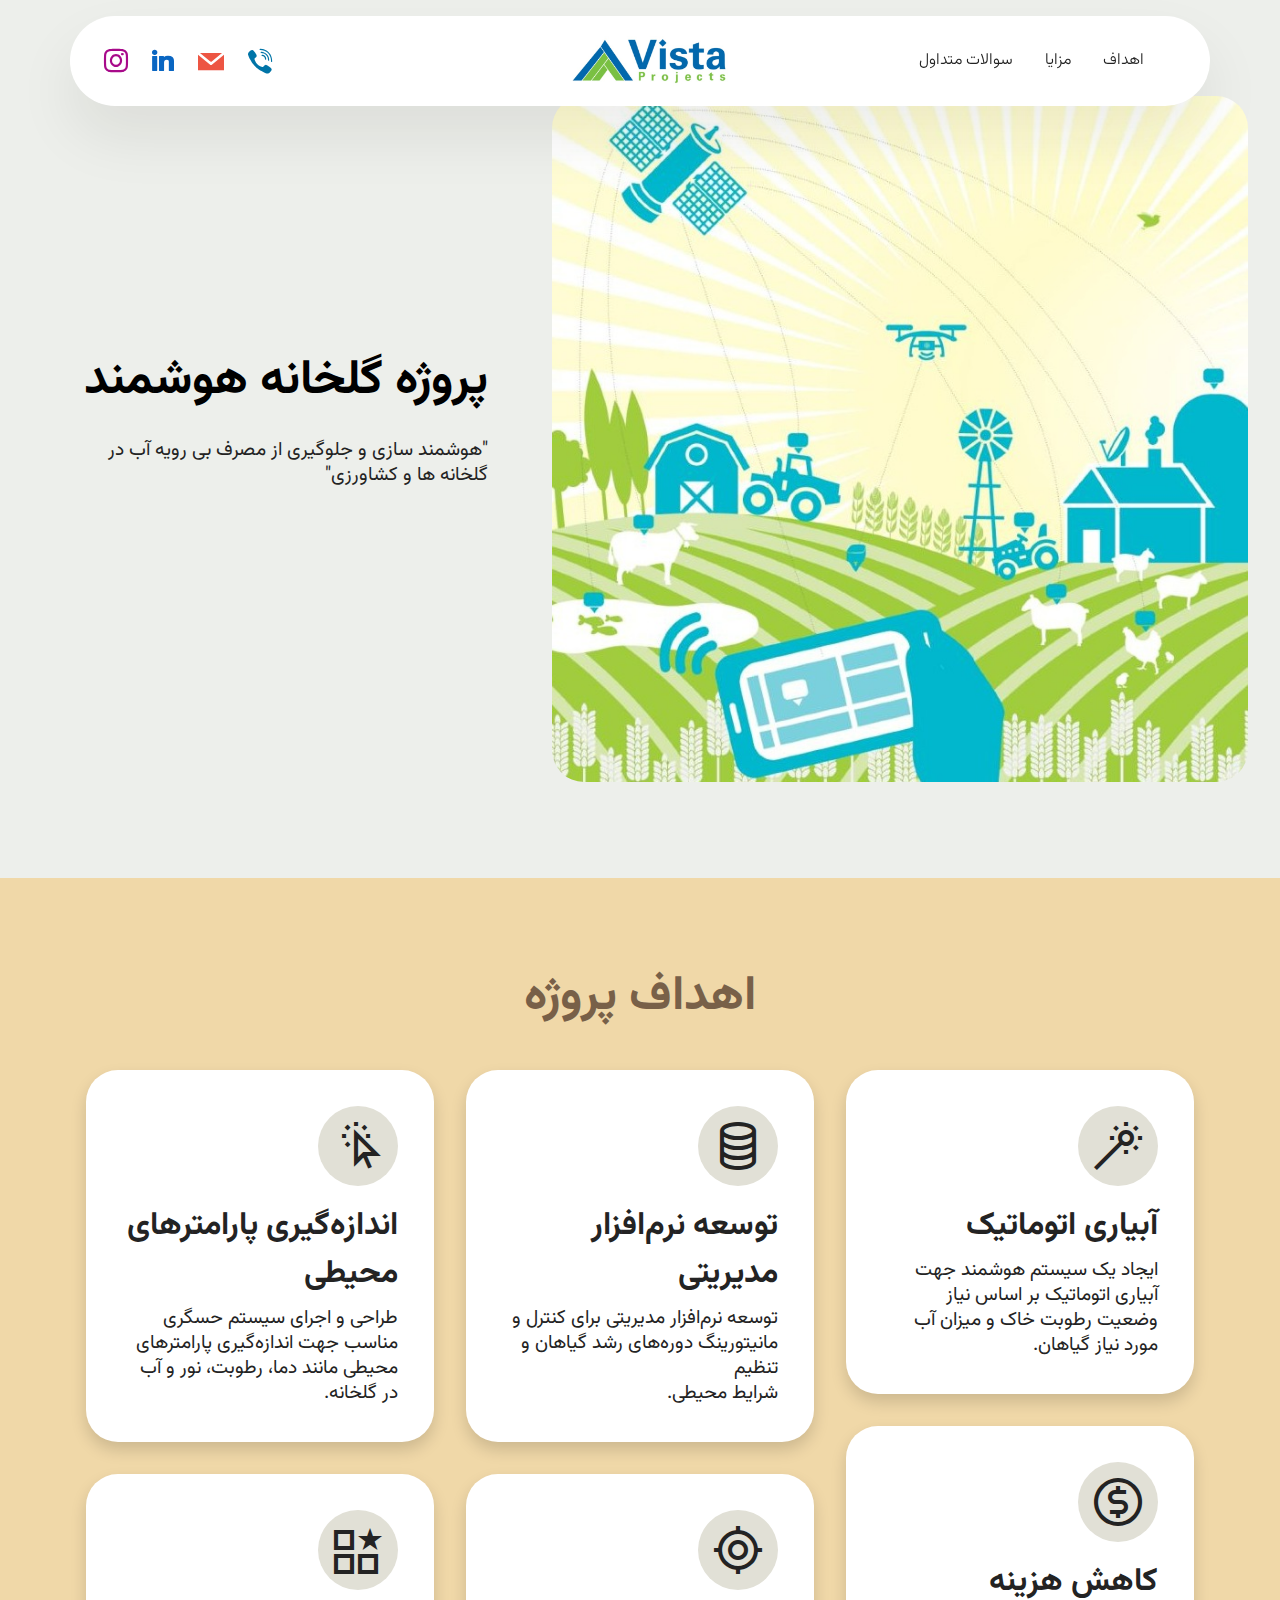
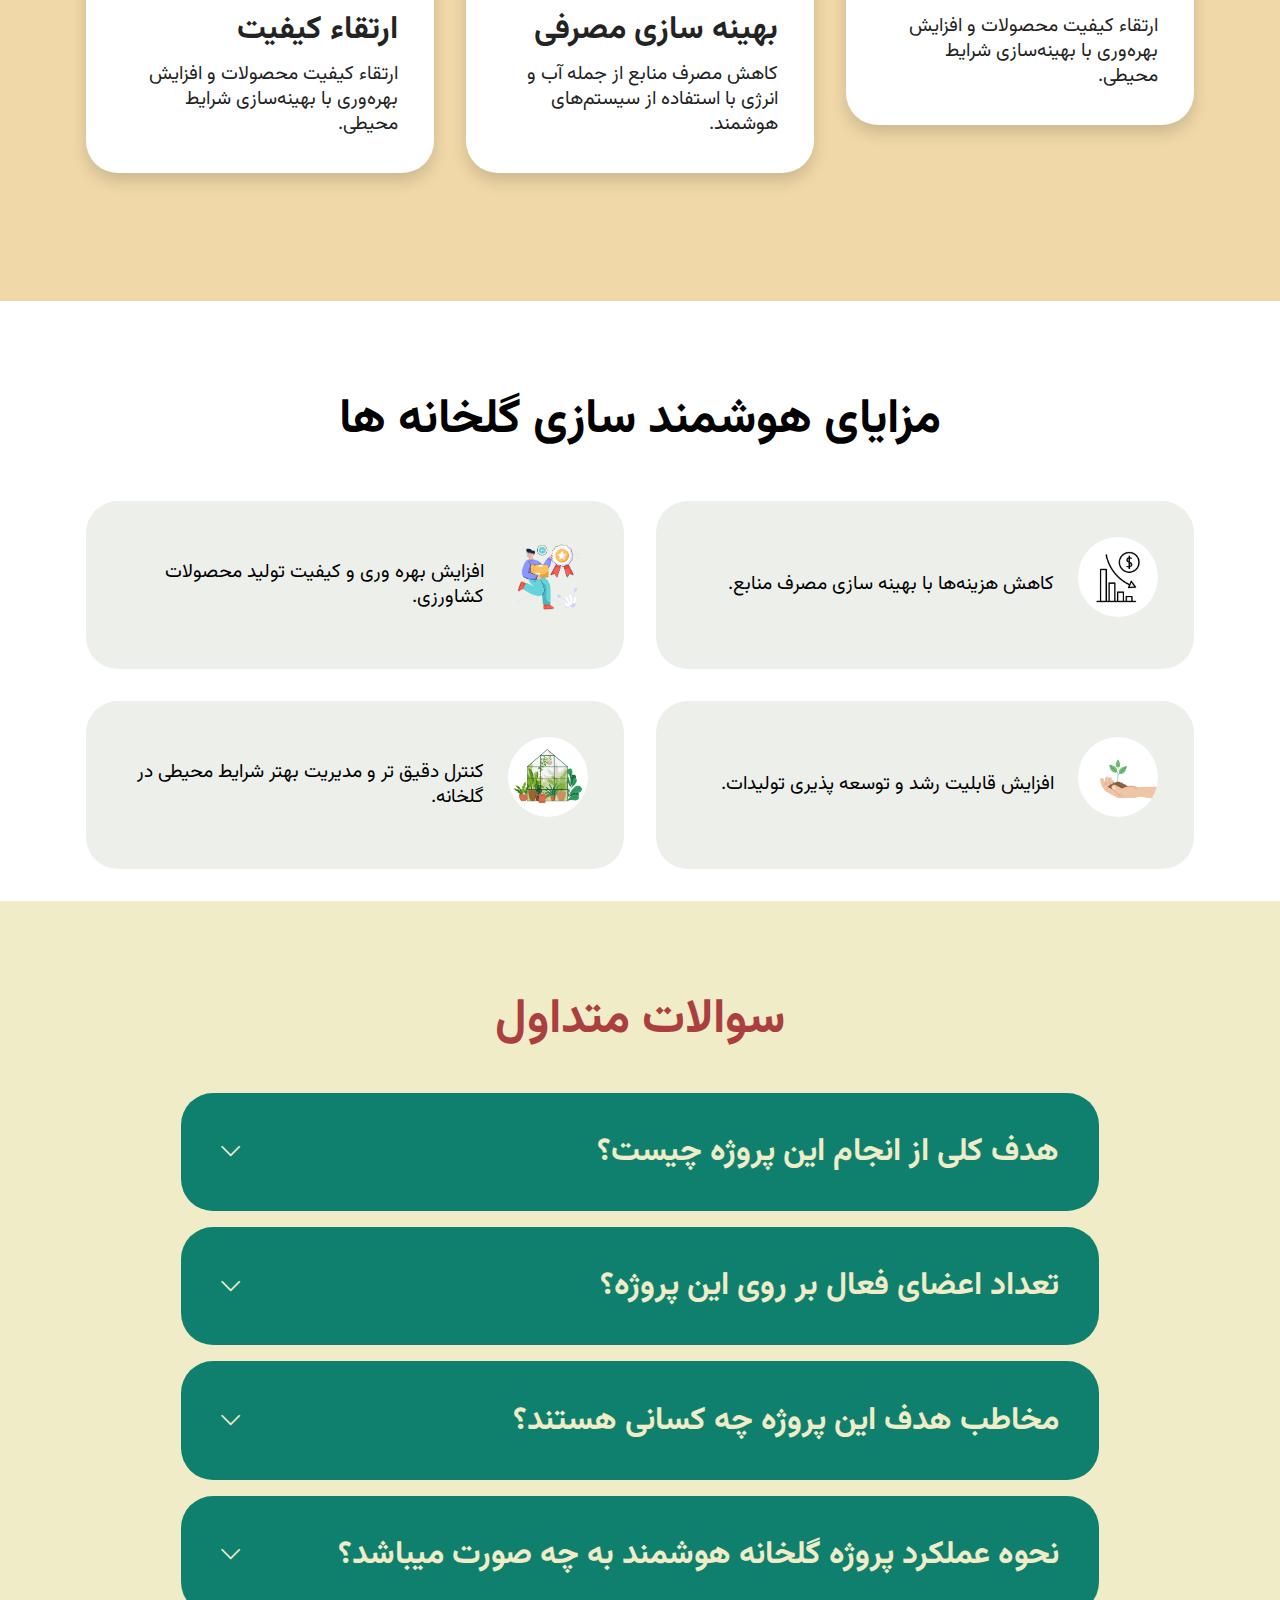
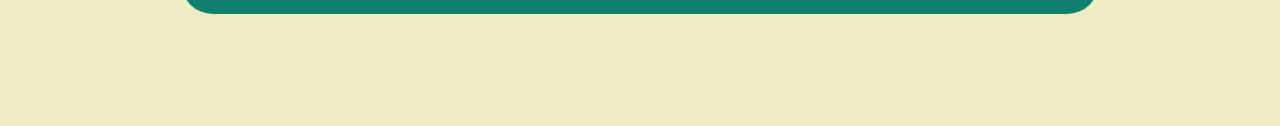
<file: page3.html>
<!DOCTYPE html>
<html  >
<head>
  <meta charset="UTF-8">
  <meta http-equiv="X-UA-Compatible" content="IE=edge">
  <meta name="generator" content="">
  <meta name="viewport" content="width=device-width, initial-scale=1, minimum-scale=1">
  <link rel="shortcut icon" href="assets/images/20171205235938-vista-logo-600x600.jpeg" type="image/x-icon">
  <meta name="description" content="">
  


  <title>green house</title>
  <link rel="stylesheet" href="assets/web/assets/icons-bold/icons-bold.css">
  <link rel="stylesheet" href="assets/web/assets/icons2/2.css">
  <link rel="stylesheet" href="assets/bootstrap/css/bootstrap.min.css">
  <link rel="stylesheet" href="assets/bootstrap/css/bootstrap-grid.min.css">
  <link rel="stylesheet" href="assets/bootstrap/css/bootstrap-reboot.min.css">
  <link rel="stylesheet" href="assets/dropdown/css/style.css">
  <link rel="stylesheet" href="assets/socicon/css/styles.css">
  <link rel="stylesheet" href="assets/theme/css/style.css">
  <link href="assets/fonts/style.css" rel="stylesheet">
  <link rel="preload" as="style" href="assets/css/mbr-additional.css">
  <link rel="stylesheet" href="assets/css/mbr-additional.css" type="text/css">

  
  
</head>
<body style="direction: rtl;">
  
  <section data-bs-version="5.1" class="menu menu3 cid-tNbi4bA0Eu" style="direction: ltr;" once="menu" id="menu03-0">
	

    <nav class="navbar navbar-dropdown navbar-fixed-top navbar-expand-lg">
      <div class="container">
        <div class="navbar-brand">
          <span class="navbar-logo">
            <a href="index.html">
              <img src="assets/images/20171205235938-vista-logo-600x600.jpeg" alt="Mahan Qanbari" style="height: 3.7rem;">
            </a>
          </span>
          
        </div>
        <button class="navbar-toggler" type="button" data-toggle="collapse" data-bs-toggle="collapse" data-target="#navbarSupportedContent" data-bs-target="#navbarSupportedContent" aria-controls="navbarNavAltMarkup" aria-expanded="false" aria-label="Toggle navigation">
          <div class="hamburger">
            <span></span>
            <span></span>
            <span></span>
            <span></span>
          </div>
        </button>
        <div class="collapse navbar-collapse" id="navbarSupportedContent" style="direction: rtl;">
          <ul class="navbar-nav nav-dropdown nav-right m-0" data-app-modern-menu="true"><li class="nav-item">
              <a class="nav-link link text-black text-primary display-4" href="index.html#features24-3">اهداف</a>
            </li>
            <li class="nav-item">
              <a class="nav-link link text-black show text-primary display-4" href="index.html#features021-5" aria-expanded="false">مزایا</a>
            </li>
            <li class="nav-item">
              <a class="nav-link link text-black text-primary display-4" href="index.html#list01-9">سوالات متداول<br></a>
            </li></ul>
          <div class="icons-menu me-auto">
            <a class="iconfont-wrapper" href="tel:+989119338459">
              <span class="p-2 mbr-iconfont socicon-viber socicon" style="font-size: 25px; color: rgb(0, 116, 167); fill: rgb(0, 116, 167);"></span>
            </a>
            <a class="iconfont-wrapper" href="mailto:contact.vista@gmail.com">
              <span class="p-2 mbr-iconfont socicon-mail socicon" style="font-size: 26px; color: rgb(237, 85, 67); fill: rgb(237, 85, 67);"></span>
            </a>
            <a class="iconfont-wrapper" href="index.html">
              <span class="p-2 mbr-iconfont socicon-linkedin socicon" style="font-size: 22px; color: rgb(10, 102, 194); fill: rgb(10, 102, 194);"></span>
            </a>
            <a class="iconfont-wrapper" href="index.html">
              <span class="p-2 mbr-iconfont socicon-instagram socicon" style="color: rgb(168, 10, 138); fill: rgb(168, 10, 138);"></span>
            </a>
          </div>
          
        </div>
      </div>
    </nav>
  </section>

<section data-bs-version="5.1" class="header1 cid-tNbirIaZ22" id="header01-1">
	

	
	

	<div class="container-fluid" style="direction: ltr;">
		<div class="row justify-content-center">
			<div class="col-12 col-md-12 col-lg-7 image-wrapper">
				<img class="w-100" src="assets/images/1688990851954-1.jpeg" alt="Mahan Qanbari">
			</div>
			<div class="col-12 col-lg col-md-12">
				<div class="text-wrapper align-left">
					<h1 class="mbr-section-title mbr-fonts-style mb-4 display-2">
						<strong>پروژه گلخانه هوشمند</strong></h1>
					<p class="mbr-text mbr-fonts-style mb-4 display-7" style="direction: rtl;">
						"هوشمند سازی و جلوگیری از مصرف بی رویه آب در گلخانه ها و کشاورزی"&nbsp;</p>
					
				</div>
			</div>
		</div>
	</div>
</section>

<section data-bs-version="5.1" class="features24 cid-tNcoNRQXok" id="features24-3">
  <div class="container">
    <div class="row mb-5 justify-content-center">
      <div class="col-12 col-lg-6">
        <h3 class="mbr-section-title mbr-fonts-style align-center mb-0 display-2"><strong>اهداف پروژه</strong></h3>
        
      </div>
    </div>
    <div class="row mbr-masonry" data-masonry="{&quot;percentPosition&quot;: true }">
      <div class="item features-without-image col-12 col-md-6 col-lg-4 item-mb">
        <div class="item-wrapper shadow">
          <div class="card-box align-left">
            <div class="iconfont-wrapper">
              <span class="mbr-iconfont mobi-mbri-cursor-click mobi-mbri"></span>
            </div>
            <h5 class="card-title mbr-fonts-style display-5"><strong>اندازه‌گیری پارامترهای محیطی</strong></h5>
            <p class="card-text mbr-fonts-style display-7">
              طراحی و اجرای سیستم حسگری مناسب جهت اندازه‌گیری پارامترهای محیطی مانند دما، رطوبت، نور و آب در گلخانه.
            </p>

            
          </div>
        </div>
      </div>
      <div class="item features-without-image col-12 col-md-6 col-lg-4 item-mb">
        <div class="item-wrapper shadow">
          <div class="card-box align-left">
            <div class="iconfont-wrapper">
              <span class="mbr-iconfont mobi-mbri-database mobi-mbri"></span>
            </div>
            <h5 class="card-title mbr-fonts-style display-5"><strong>توسعه نرم‌افزار مدیریتی</strong></h5>
            <p class="card-text mbr-fonts-style display-7">
              توسعه نرم‌افزار مدیریتی برای کنترل و مانیتورینگ دوره‌های رشد گیاهان و تنظیم <br>شرایط محیطی.<br>
            </p>

            
          </div>
        </div>
      </div>
      <div class="item features-without-image col-12 col-md-6 col-lg-4 item-mb">
        <div class="item-wrapper shadow">
          <div class="card-box align-left">
            <div class="iconfont-wrapper">
              <span class="mbr-iconfont mobi-mbri-magic-stick mobi-mbri"></span>
            </div>
            <h5 class="card-title mbr-fonts-style display-5">
              <strong>آبیاری اتوماتیک</strong></h5>
            <p class="card-text mbr-fonts-style display-7">
              ایجاد یک سیستم هوشمند جهت آبیاری اتوماتیک بر اساس نیاز وضعیت رطوبت خاک و میزان آب مورد نیاز گیاهان.
            </p>

            
          </div>
        </div>
      </div>
      <div class="item features-without-image col-12 col-md-6 col-lg-4 item-mb">
        <div class="item-wrapper shadow">
          <div class="card-box align-left">
            <div class="iconfont-wrapper">
              <span class="mbr-iconfont mobi-mbri-cash mobi-mbri"></span>
            </div>
            <h5 class="card-title mbr-fonts-style display-5"><strong>کاهش هزینه</strong></h5>
            <p class="card-text mbr-fonts-style display-7">
              ارتقاء کیفیت محصولات و افزایش بهره‌وری با بهینه‌سازی شرایط محیطی.
            </p>

            
          </div>
        </div>
      </div><div class="item features-without-image col-12 col-md-6 col-lg-4 item-mb">
        <div class="item-wrapper shadow">
          <div class="card-box align-left">
            <div class="iconfont-wrapper">
              <span class="mbr-iconfont mobi-mbri-features mobi-mbri"></span>
            </div>
            <h5 class="card-title mbr-fonts-style display-5"><strong>ارتقاء کیفیت</strong></h5>
            <p class="card-text mbr-fonts-style display-7">
              ارتقاء کیفیت محصولات و افزایش بهره‌وری با بهینه‌سازی شرایط محیطی.
            </p>

            
          </div>
        </div>
      </div>
      <div class="item features-without-image col-12 col-md-6 col-lg-4 item-mb">
        <div class="item-wrapper shadow">
          <div class="card-box align-left">
            <div class="iconfont-wrapper">
              <span class="mbr-iconfont mobi-mbri-target mobi-mbri"></span>
            </div>
            <h5 class="card-title mbr-fonts-style display-5">
              <strong>بهینه سازی مصرفی</strong></h5>
            <p class="card-text mbr-fonts-style display-7">
              کاهش مصرف منابع از جمله آب و انرژی با استفاده از سیستم‌های هوشمند.
            </p>

            
          </div>
        </div>
      </div>
      
    </div>
  </div>
</section>

<section data-bs-version="5.1" class="features21 cid-tNbkxmup0w" id="features021-5">
  

  
  
  <div class="container">
    <div class="row mb-5">
      <div class="col-12 mb-0">
        <h3 class="mbr-section-title mbr-fonts-style align-center display-2">
          <strong>مزایای هوشمند سازی گلخانه ها</strong></h3>
        
      </div>
    </div>
    <div class="row mbr-masonry" data-masonry="{&quot;percentPosition&quot;: true }">
      <div class="item features-without-image col-12 col-md-6 col-lg-6">
        <div class="item-wrapper">
          <div class="card-box align-left d-flex align-items-center">
            <div class="img-wrapper mb-3">
              <img src="assets/images/quality-assurance-6333582-5230142.webp">
            </div>
            
            <p class="card-text mbr-fonts-style me-4 display-7">
              افزایش بهره‌ وری و کیفیت تولید محصولات کشاورزی.
            </p>
          </div>
        </div>
      </div>
      <div class="item features-without-image col-12 col-md-6 col-lg-6">
        <div class="item-wrapper">
          <div class="card-box align-left d-flex align-items-center">
            <div class="img-wrapper mb-3">
              <img src="assets/images/financial-risk-icon-benefit-reduce-dollar-reduction-cost-thin-line-web-symbol-white-background-editable-stroke-vector-illustration-eps10_775815-324.avif">
            </div>
            
            <p class="card-text mbr-fonts-style me-4 display-7">
              کاهش هزینه‌ها با بهینه‌ سازی مصرف منابع.
            </p>
          </div>
        </div>
      </div>
      
      
      
      <div class="item features-without-image col-12 col-md-6 col-lg-6">
        <div class="item-wrapper">
          <div class="card-box align-left d-flex align-items-center">
            <div class="img-wrapper mb-3">
              <img src="assets/images/istockphoto-1201629915-612x612.jpg">
            </div>
            
            <p class="card-text mbr-fonts-style me-4 display-7">
              کنترل دقیق‌ تر و مدیریت بهتر شرایط محیطی در گلخانه.
            </p>
          </div>
        </div>
      </div><div class="item features-without-image col-12 col-md-6 col-lg-6">
        <div class="item-wrapper">
          <div class="card-box align-left d-flex align-items-center">
            <div class="img-wrapper mb-3">
              <img src="assets/images/istockphoto-1144589528-612x612.jpg" data-slide-to="3" data-bs-slide-to="4">
            </div>
            
            <p class="card-text mbr-fonts-style me-4 display-7">
              افزایش قابلیت رشد و توسعه‌ پذیری تولیدات.</p>
          </div>
        </div>
      </div>
    </div>
  </div>
</section>

<section data-bs-version="5.1" class="list1 cid-tNbNOEpauF" id="list01-9">
	
	
	<div class="container">
		<div class="row justify-content-center">
			<div class="col-12 col-md-12 col-lg-10 m-auto">
				<div class="content">
					<div class="mbr-section-head align-left mb-5">
						
						<h3 class="mbr-section-title mb-2 mbr-fonts-style display-2"><strong>سوالات متداول</strong></h3>
					</div>
					<div id="bootstrap-accordion_5" class="panel-group accordionStyles accordion" role="tablist" aria-multiselectable="true">
						<div class="card mb-3">
							<div class="card-header" role="tab" id="headingOne">
								<a role="button" class="panel-title collapsed" data-toggle="collapse" data-bs-toggle="collapse" data-core="" href="#collapse1_5" aria-expanded="false" aria-controls="collapse1">
									<h6 class="panel-title-edit mbr-semibold mbr-fonts-style mb-0 display-5">هدف کلی از انجام این پروژه چیست؟</h6>
									<span class="sign mbr-iconfont mobi-mbri-arrow-down"></span>
								</a>
							</div>
							<div id="collapse1_5" class="panel-collapse noScroll collapse" role="tabpanel" aria-labelledby="headingOne" data-parent="#accordion" data-bs-parent="#bootstrap-accordion_5">
								<div class="panel-body">
									<p class="mbr-fonts-style panel-text display-7">
										با اجرای این پروژه، امکان ایجاد یک گلخانه هوشمند با توانایی مدیریت و کنترل هوشمند تمامی عوامل محیطی و موارد کشتی مورد نیاز، فراهم خواهد شد. این تلاش به منظور افزایش تولید و بهبود کیفیت محصولات کشاورزی در دستاوردهای نوآورانه در حوزه اتوماسیون کشاورزی و رباتیک می باشد.
									</p>
								</div>
							</div>
						</div>
						<div class="card mb-3">
							<div class="card-header" role="tab" id="headingOne">
								<a role="button" class="panel-title collapsed" data-toggle="collapse" data-bs-toggle="collapse" data-core="" href="#collapse2_5" aria-expanded="false" aria-controls="collapse2">
									<h6 class="panel-title-edit mbr-semibold mbr-fonts-style mb-0 display-5">تعداد اعضای فعال بر روی این پروژه؟</h6>
									<span class="sign mbr-iconfont mobi-mbri-arrow-down"></span>
								</a>
							</div>
							<div id="collapse2_5" class="panel-collapse noScroll collapse" role="tabpanel" aria-labelledby="headingOne" data-parent="#accordion" data-bs-parent="#bootstrap-accordion_5">
								<div class="panel-body">
									<p class="mbr-fonts-style panel-text display-7">
										تعداد اعضای فعال در این پروژه "مهسا جلوخانی، نسترن قاسمی، ماهان قنبری، عطا واقف فر و امیرمحمد رحمانی" می باشد.
									</p>
								</div>
							</div>
						</div>
						<div class="card mb-3">
							<div class="card-header" role="tab" id="headingOne">
								<a role="button" class="panel-title collapsed" data-toggle="collapse" data-bs-toggle="collapse" data-core="" href="#collapse3_5" aria-expanded="false" aria-controls="collapse3">
									<h6 class="panel-title-edit mbr-semibold mbr-fonts-style mb-0 display-5">مخاطب هدف این پروژه چه کسانی هستند؟</h6>
									<span class="sign mbr-iconfont mobi-mbri-arrow-down"></span>
								</a>
							</div>
							<div id="collapse3_5" class="panel-collapse noScroll collapse" role="tabpanel" aria-labelledby="headingOne" data-parent="#accordion" data-bs-parent="#bootstrap-accordion_5">
								<div class="panel-body">
									<p class="mbr-fonts-style panel-text display-7">
										به طور کلی این پروژه قابلیت استفاده در امورات کشاورزی را دارد و میتوان با گلخانه ها و شرکت های فعال در این حوزه فعالیت همکاری داشت. 
									</p>
								</div>
							</div>
						</div>
						<div class="card mb-3">
							<div class="card-header" role="tab" id="headingOne">
								<a role="button" class="panel-title collapsed" data-toggle="collapse" data-bs-toggle="collapse" data-core="" href="#collapse4_5" aria-expanded="false" aria-controls="collapse4">
									<h6 class="panel-title-edit mbr-semibold mbr-fonts-style mb-0 display-5">نحوه عملکرد پروژه گلخانه هوشمند به چه صورت میباشد؟</h6>
									<span class="sign mbr-iconfont mobi-mbri-arrow-down"></span>
								</a>
							</div>
							<div id="collapse4_5" class="panel-collapse noScroll collapse" role="tabpanel" aria-labelledby="headingOne" data-parent="#accordion" data-bs-parent="#bootstrap-accordion_5">
								<div class="panel-body">
									<p class="mbr-fonts-style panel-text display-7">
										نحوه عملکرد این پروژه بدین صورت می باشد که با استفاده از یک میکرو کنترلر و سنسور رطوبت سنج میزان رطوبت خاک بررسی شده سپس با استفاده از یک ماژول ارتباطی وای فای و اپلیکیشن موبایل یا وب سایت به کاربر اصلاع می دهد. 
									</p>
								</div>
							</div>
						</div>
						
						
					</div>
				</div>
			</div>
		</div>
	</div>
</section>


<script src="assets/bootstrap/js/bootstrap.bundle.min.js"></script>
  <script src="assets/smoothscroll/smooth-scroll.js"></script>
  <script src="assets/ytplayer/index.js"></script>
  <script src="assets/dropdown/js/navbar-dropdown.js"></script>
  <script src="assets/masonry/masonry.pkgd.min.js"></script>
  <script src="assets/imagesloaded/imagesloaded.pkgd.min.js"></script>
  <script src="assets/mbr-switch-arrow/mbr-switch-arrow.js"></script>
  <script src="assets/theme/js/script.js"></script>
  
  
  
</body>
</html>
</file>
<file: assets/web/assets/icons2/2.css>
@font-face {
  font-family: 'Moririse2';
  font-display: swap;
  src:  url('mobirise2.eot?f2bix4');
  src:  url('mobirise2.eot?f2bix4#iefix') format('embedded-opentype'),
    url('mobirise2.ttf?f2bix4') format('truetype'),
    url('mobirise2.woff?f2bix4') format('woff'),
    url('mobirise2.svg?f2bix4#mobirise2') format('svg');
  font-weight: normal;
  font-style: normal;
}

[class^="mobi-"], [class*=" mobi-"] {
  /* use !important to prevent issues with browser extensions that change fonts */
  font-family: 'Moririse2' !important;
  speak: none;
  font-style: normal;
  font-weight: normal;
  font-variant: normal;
  text-transform: none;
  line-height: 1;

  /* Better Font Rendering =========== */
  -webkit-font-smoothing: antialiased;
  -moz-osx-font-smoothing: grayscale;
}

.mobi-mbri-add-submenu:before {
  content: "\e900";
}
.mobi-mbri-alert:before {
  content: "\e901";
}
.mobi-mbri-align-center:before {
  content: "\e902";
}
.mobi-mbri-align-justify:before {
  content: "\e903";
}
.mobi-mbri-align-left:before {
  content: "\e904";
}
.mobi-mbri-align-right:before {
  content: "\e905";
}
.mobi-mbri-android:before {
  content: "\e906";
}
.mobi-mbri-apple:before {
  content: "\e907";
}
.mobi-mbri-arrow-down:before {
  content: "\e908";
}
.mobi-mbri-arrow-next:before {
  content: "\e909";
}
.mobi-mbri-arrow-prev:before {
  content: "\e90a";
}
.mobi-mbri-arrow-up:before {
  content: "\e90b";
}
.mobi-mbri-bold:before {
  content: "\e90c";
}
.mobi-mbri-bookmark:before {
  content: "\e90d";
}
.mobi-mbri-bootstrap:before {
  content: "\e90e";
}
.mobi-mbri-briefcase:before {
  content: "\e90f";
}
.mobi-mbri-browse:before {
  content: "\e910";
}
.mobi-mbri-bulleted-list:before {
  content: "\e911";
}
.mobi-mbri-calendar:before {
  content: "\e912";
}
.mobi-mbri-camera:before {
  content: "\e913";
}
.mobi-mbri-cart-add:before {
  content: "\e914";
}
.mobi-mbri-cart-full:before {
  content: "\e915";
}
.mobi-mbri-cash:before {
  content: "\e916";
}
.mobi-mbri-change-style:before {
  content: "\e917";
}
.mobi-mbri-chat:before {
  content: "\e918";
}
.mobi-mbri-clock:before {
  content: "\e919";
}
.mobi-mbri-close:before {
  content: "\e91a";
}
.mobi-mbri-cloud:before {
  content: "\e91b";
}
.mobi-mbri-code:before {
  content: "\e91c";
}
.mobi-mbri-contact-form:before {
  content: "\e91d";
}
.mobi-mbri-credit-card:before {
  content: "\e91e";
}
.mobi-mbri-cursor-click:before {
  content: "\e91f";
}
.mobi-mbri-cust-feedback:before {
  content: "\e920";
}
.mobi-mbri-database:before {
  content: "\e921";
}
.mobi-mbri-delivery:before {
  content: "\e922";
}
.mobi-mbri-desktop:before {
  content: "\e923";
}
.mobi-mbri-devices:before {
  content: "\e924";
}
.mobi-mbri-down:before {
  content: "\e925";
}
.mobi-mbri-download-2:before {
  content: "\e926";
}
.mobi-mbri-download:before {
  content: "\e927";
}
.mobi-mbri-drag-n-drop-2:before {
  content: "\e928";
}
.mobi-mbri-drag-n-drop:before {
  content: "\e929";
}
.mobi-mbri-edit-2:before {
  content: "\e92a";
}
.mobi-mbri-edit:before {
  content: "\e92b";
}
.mobi-mbri-error:before {
  content: "\e92c";
}
.mobi-mbri-extension:before {
  content: "\e92d";
}
.mobi-mbri-features:before {
  content: "\e92e";
}
.mobi-mbri-file:before {
  content: "\e92f";
}
.mobi-mbri-flag:before {
  content: "\e930";
}
.mobi-mbri-folder:before {
  content: "\e931";
}
.mobi-mbri-gift:before {
  content: "\e932";
}
.mobi-mbri-github:before {
  content: "\e933";
}
.mobi-mbri-globe-2:before {
  content: "\e934";
}
.mobi-mbri-globe:before {
  content: "\e935";
}
.mobi-mbri-growing-chart:before {
  content: "\e936";
}
.mobi-mbri-hearth:before {
  content: "\e937";
}
.mobi-mbri-help:before {
  content: "\e938";
}
.mobi-mbri-home:before {
  content: "\e939";
}
.mobi-mbri-hot-cup:before {
  content: "\e93a";
}
.mobi-mbri-idea:before {
  content: "\e93b";
}
.mobi-mbri-image-gallery:before {
  content: "\e93c";
}
.mobi-mbri-image-slider:before {
  content: "\e93d";
}
.mobi-mbri-info:before {
  content: "\e93e";
}
.mobi-mbri-italic:before {
  content: "\e93f";
}
.mobi-mbri-key:before {
  content: "\e940";
}
.mobi-mbri-laptop:before {
  content: "\e941";
}
.mobi-mbri-layers:before {
  content: "\e942";
}
.mobi-mbri-left-right:before {
  content: "\e943";
}
.mobi-mbri-left:before {
  content: "\e944";
}
.mobi-mbri-letter:before {
  content: "\e945";
}
.mobi-mbri-like:before {
  content: "\e946";
}
.mobi-mbri-link:before {
  content: "\e947";
}
.mobi-mbri-lock:before {
  content: "\e948";
}
.mobi-mbri-login:before {
  content: "\e949";
}
.mobi-mbri-logout:before {
  content: "\e94a";
}
.mobi-mbri-magic-stick:before {
  content: "\e94b";
}
.mobi-mbri-map-pin:before {
  content: "\e94c";
}
.mobi-mbri-menu:before {
  content: "\e94d";
}
.mobi-mbri-mobile-2:before {
  content: "\e94e";
}
.mobi-mbri-mobile-horizontal:before {
  content: "\e94f";
}
.mobi-mbri-mobile:before {
  content: "\e950";
}
.mobi-mbri-mobirise:before {
  content: "\e951";
}
.mobi-mbri-more-horizontal:before {
  content: "\e952";
}
.mobi-mbri-more-vertical:before {
  content: "\e953";
}
.mobi-mbri-music:before {
  content: "\e954";
}
.mobi-mbri-new-file:before {
  content: "\e955";
}
.mobi-mbri-numbered-list:before {
  content: "\e956";
}
.mobi-mbri-opened-folder:before {
  content: "\e957";
}
.mobi-mbri-pages:before {
  content: "\e958";
}
.mobi-mbri-paper-plane:before {
  content: "\e959";
}
.mobi-mbri-paperclip:before {
  content: "\e95a";
}
.mobi-mbri-phone:before {
  content: "\e95b";
}
.mobi-mbri-photo:before {
  content: "\e95c";
}
.mobi-mbri-photos:before {
  content: "\e95d";
}
.mobi-mbri-pin:before {
  content: "\e95e";
}
.mobi-mbri-play:before {
  content: "\e95f";
}
.mobi-mbri-plus:before {
  content: "\e960";
}
.mobi-mbri-preview:before {
  content: "\e961";
}
.mobi-mbri-print:before {
  content: "\e962";
}
.mobi-mbri-protect:before {
  content: "\e963";
}
.mobi-mbri-question:before {
  content: "\e964";
}
.mobi-mbri-quote-left:before {
  content: "\e965";
}
.mobi-mbri-quote-right:before {
  content: "\e966";
}
.mobi-mbri-redo:before {
  content: "\e967";
}
.mobi-mbri-refresh:before {
  content: "\e968";
}
.mobi-mbri-responsive-2:before {
  content: "\e969";
}
.mobi-mbri-responsive:before {
  content: "\e96a";
}
.mobi-mbri-right:before {
  content: "\e96b";
}
.mobi-mbri-rocket:before {
  content: "\e96c";
}
.mobi-mbri-sad-face:before {
  content: "\e96d";
}
.mobi-mbri-sale:before {
  content: "\e96e";
}
.mobi-mbri-save:before {
  content: "\e96f";
}
.mobi-mbri-search:before {
  content: "\e970";
}
.mobi-mbri-setting-2:before {
  content: "\e971";
}
.mobi-mbri-setting-3:before {
  content: "\e972";
}
.mobi-mbri-setting:before {
  content: "\e973";
}
.mobi-mbri-share:before {
  content: "\e974";
}
.mobi-mbri-shopping-bag:before {
  content: "\e975";
}
.mobi-mbri-shopping-basket:before {
  content: "\e976";
}
.mobi-mbri-shopping-cart:before {
  content: "\e977";
}
.mobi-mbri-sites:before {
  content: "\e978";
}
.mobi-mbri-smile-face:before {
  content: "\e979";
}
.mobi-mbri-speed:before {
  content: "\e97a";
}
.mobi-mbri-star:before {
  content: "\e97b";
}
.mobi-mbri-success:before {
  content: "\e97c";
}
.mobi-mbri-sun:before {
  content: "\e97d";
}
.mobi-mbri-sun2:before {
  content: "\e97e";
}
.mobi-mbri-tablet-vertical:before {
  content: "\e97f";
}
.mobi-mbri-tablet:before {
  content: "\e980";
}
.mobi-mbri-target:before {
  content: "\e981";
}
.mobi-mbri-timer:before {
  content: "\e982";
}
.mobi-mbri-to-ftp:before {
  content: "\e983";
}
.mobi-mbri-to-local-drive:before {
  content: "\e984";
}
.mobi-mbri-touch-swipe:before {
  content: "\e985";
}
.mobi-mbri-touch:before {
  content: "\e986";
}
.mobi-mbri-trash:before {
  content: "\e987";
}
.mobi-mbri-underline:before {
  content: "\e988";
}
.mobi-mbri-undo:before {
  content: "\e989";
}
.mobi-mbri-unlink:before {
  content: "\e98a";
}
.mobi-mbri-unlock:before {
  content: "\e98b";
}
.mobi-mbri-up-down:before {
  content: "\e98c";
}
.mobi-mbri-up:before {
  content: "\e98d";
}
.mobi-mbri-update:before {
  content: "\e98e";
}
.mobi-mbri-upload-2:before {
  content: "\e98f";
}
.mobi-mbri-upload:before {
  content: "\e990";
}
.mobi-mbri-user-2:before {
  content: "\e991";
}
.mobi-mbri-user:before {
  content: "\e992";
}
.mobi-mbri-users:before {
  content: "\e993";
}
.mobi-mbri-video-play:before {
  content: "\e994";
}
.mobi-mbri-video:before {
  content: "\e995";
}
.mobi-mbri-watch:before {
  content: "\e996";
}
.mobi-mbri-website-theme-2:before {
  content: "\e997";
}
.mobi-mbri-website-theme:before {
  content: "\e998";
}
.mobi-mbri-wifi:before {
  content: "\e999";
}
.mobi-mbri-windows:before {
  content: "\e99a";
}
.mobi-mbri-zoom-in:before {
  content: "\e99b";
}
.mobi-mbri-zoom-out:before {
  content: "\e99c";
}
</file>
<file: assets/web/assets/icons/icons.css>
@font-face {
  font-family: 'MobiriseIcons';
  src:  url('mobirise-icons.eot?spat4u');
  src:  url('mobirise-icons.eot?spat4u#iefix') format('embedded-opentype'),
    url('mobirise-icons.ttf?spat4u') format('truetype'),
    url('mobirise-icons.woff?spat4u') format('woff'),
    url('mobirise-icons.svg?spat4u#MobiriseIcons') format('svg');
  font-weight: normal;
  font-style: normal;
  font-display: swap;
}

[class^="mbri-"], [class*=" mbri-"] {
  /* use !important to prevent issues with browser extensions that change fonts */
  font-family: MobiriseIcons !important;
  speak: none;
  font-style: normal;
  font-weight: normal;
  font-variant: normal;
  text-transform: none;
  line-height: 1;

  /* Better Font Rendering =========== */
  -webkit-font-smoothing: antialiased;
  -moz-osx-font-smoothing: grayscale;
}

.mbri-add-submenu:before {
  content: "\e900";
}
.mbri-alert:before {
  content: "\e901";
}
.mbri-align-center:before {
  content: "\e902";
}
.mbri-align-justify:before {
  content: "\e903";
}
.mbri-align-left:before {
  content: "\e904";
}
.mbri-align-right:before {
  content: "\e905";
}
.mbri-android:before {
  content: "\e906";
}
.mbri-apple:before {
  content: "\e907";
}
.mbri-arrow-down:before {
  content: "\e908";
}
.mbri-arrow-next:before {
  content: "\e909";
}
.mbri-arrow-prev:before {
  content: "\e90a";
}
.mbri-arrow-up:before {
  content: "\e90b";
}
.mbri-bold:before {
  content: "\e90c";
}
.mbri-bookmark:before {
  content: "\e90d";
}
.mbri-bootstrap:before {
  content: "\e90e";
}
.mbri-briefcase:before {
  content: "\e90f";
}
.mbri-browse:before {
  content: "\e910";
}
.mbri-bulleted-list:before {
  content: "\e911";
}
.mbri-calendar:before {
  content: "\e912";
}
.mbri-camera:before {
  content: "\e913";
}
.mbri-cart-add:before {
  content: "\e914";
}
.mbri-cart-full:before {
  content: "\e915";
}
.mbri-cash:before {
  content: "\e916";
}
.mbri-change-style:before {
  content: "\e917";
}
.mbri-chat:before {
  content: "\e918";
}
.mbri-clock:before {
  content: "\e919";
}
.mbri-close:before {
  content: "\e91a";
}
.mbri-cloud:before {
  content: "\e91b";
}
.mbri-code:before {
  content: "\e91c";
}
.mbri-contact-form:before {
  content: "\e91d";
}
.mbri-credit-card:before {
  content: "\e91e";
}
.mbri-cursor-click:before {
  content: "\e91f";
}
.mbri-cust-feedback:before {
  content: "\e920";
}
.mbri-database:before {
  content: "\e921";
}
.mbri-delivery:before {
  content: "\e922";
}
.mbri-desktop:before {
  content: "\e923";
}
.mbri-devices:before {
  content: "\e924";
}
.mbri-down:before {
  content: "\e925";
}
.mbri-download:before {
  content: "\e989";
}
.mbri-drag-n-drop:before {
  content: "\e927";
}
.mbri-drag-n-drop2:before {
  content: "\e928";
}
.mbri-edit:before {
  content: "\e929";
}
.mbri-edit2:before {
  content: "\e92a";
}
.mbri-error:before {
  content: "\e92b";
}
.mbri-extension:before {
  content: "\e92c";
}
.mbri-features:before {
  content: "\e92d";
}
.mbri-file:before {
  content: "\e92e";
}
.mbri-flag:before {
  content: "\e92f";
}
.mbri-folder:before {
  content: "\e930";
}
.mbri-gift:before {
  content: "\e931";
}
.mbri-github:before {
  content: "\e932";
}
.mbri-globe:before {
  content: "\e933";
}
.mbri-globe-2:before {
  content: "\e934";
}
.mbri-growing-chart:before {
  content: "\e935";
}
.mbri-hearth:before {
  content: "\e936";
}
.mbri-help:before {
  content: "\e937";
}
.mbri-home:before {
  content: "\e938";
}
.mbri-hot-cup:before {
  content: "\e939";
}
.mbri-idea:before {
  content: "\e93a";
}
.mbri-image-gallery:before {
  content: "\e93b";
}
.mbri-image-slider:before {
  content: "\e93c";
}
.mbri-info:before {
  content: "\e93d";
}
.mbri-italic:before {
  content: "\e93e";
}
.mbri-key:before {
  content: "\e93f";
}
.mbri-laptop:before {
  content: "\e940";
}
.mbri-layers:before {
  content: "\e941";
}
.mbri-left-right:before {
  content: "\e942";
}
.mbri-left:before {
  content: "\e943";
}
.mbri-letter:before {
  content: "\e944";
}
.mbri-like:before {
  content: "\e945";
}
.mbri-link:before {
  content: "\e946";
}
.mbri-lock:before {
  content: "\e947";
}
.mbri-login:before {
  content: "\e948";
}
.mbri-logout:before {
  content: "\e949";
}
.mbri-magic-stick:before {
  content: "\e94a";
}
.mbri-map-pin:before {
  content: "\e94b";
}
.mbri-menu:before {
  content: "\e94c";
}
.mbri-mobile:before {
  content: "\e94d";
}
.mbri-mobile2:before {
  content: "\e94e";
}
.mbri-mobirise:before {
  content: "\e94f";
}
.mbri-more-horizontal:before {
  content: "\e950";
}
.mbri-more-vertical:before {
  content: "\e951";
}
.mbri-music:before {
  content: "\e952";
}
.mbri-new-file:before {
  content: "\e953";
}
.mbri-numbered-list:before {
  content: "\e954";
}
.mbri-opened-folder:before {
  content: "\e955";
}
.mbri-pages:before {
  content: "\e956";
}
.mbri-paper-plane:before {
  content: "\e957";
}
.mbri-paperclip:before {
  content: "\e958";
}
.mbri-photo:before {
  content: "\e959";
}
.mbri-photos:before {
  content: "\e95a";
}
.mbri-pin:before {
  content: "\e95b";
}
.mbri-play:before {
  content: "\e95c";
}
.mbri-plus:before {
  content: "\e95d";
}
.mbri-preview:before {
  content: "\e95e";
}
.mbri-print:before {
  content: "\e95f";
}
.mbri-protect:before {
  content: "\e960";
}
.mbri-question:before {
  content: "\e961";
}
.mbri-quote-left:before {
  content: "\e962";
}
.mbri-quote-right:before {
  content: "\e963";
}
.mbri-refresh:before {
  content: "\e964";
}
.mbri-responsive:before {
  content: "\e965";
}
.mbri-right:before {
  content: "\e966";
}
.mbri-rocket:before {
  content: "\e967";
}
.mbri-sad-face:before {
  content: "\e968";
}
.mbri-sale:before {
  content: "\e969";
}
.mbri-save:before {
  content: "\e96a";
}
.mbri-search:before {
  content: "\e96b";
}
.mbri-setting:before {
  content: "\e96c";
}
.mbri-setting2:before {
  content: "\e96d";
}
.mbri-setting3:before {
  content: "\e96e";
}
.mbri-share:before {
  content: "\e96f";
}
.mbri-shopping-bag:before {
  content: "\e970";
}
.mbri-shopping-basket:before {
  content: "\e971";
}
.mbri-shopping-cart:before {
  content: "\e972";
}
.mbri-sites:before {
  content: "\e973";
}
.mbri-smile-face:before {
  content: "\e974";
}
.mbri-speed:before {
  content: "\e975";
}
.mbri-star:before {
  content: "\e976";
}
.mbri-success:before {
  content: "\e977";
}
.mbri-sun:before {
  content: "\e978";
}
.mbri-sun2:before {
  content: "\e979";
}
.mbri-tablet:before {
  content: "\e97a";
}
.mbri-tablet-vertical:before {
  content: "\e97b";
}
.mbri-target:before {
  content: "\e97c";
}
.mbri-timer:before {
  content: "\e97d";
}
.mbri-to-ftp:before {
  content: "\e97e";
}
.mbri-to-local-drive:before {
  content: "\e97f";
}
.mbri-touch-swipe:before {
  content: "\e980";
}
.mbri-touch:before {
  content: "\e981";
}
.mbri-trash:before {
  content: "\e982";
}
.mbri-underline:before {
  content: "\e983";
}
.mbri-unlink:before {
  content: "\e984";
}
.mbri-unlock:before {
  content: "\e985";
}
.mbri-up-down:before {
  content: "\e986";
}
.mbri-up:before {
  content: "\e987";
}
.mbri-update:before {
  content: "\e988";
}
.mbri-upload:before {
 content: "\e926"; 
}
.mbri-user:before {
  content: "\e98a";
}
.mbri-user2:before {
  content: "\e98b";
}
.mbri-users:before {
  content: "\e98c";
}
.mbri-video:before {
  content: "\e98d";
}
.mbri-video-play:before {
  content: "\e98e";
}
.mbri-watch:before {
  content: "\e98f";
}
.mbri-website-theme:before {
  content: "\e990";
}
.mbri-wifi:before {
  content: "\e991";
}
.mbri-windows:before {
  content: "\e992";
}
.mbri-zoom-out:before {
  content: "\e993";
}
.mbri-redo:before {
  content: "\e994";
}
.mbri-undo:before {
  content: "\e995";
}
</file>
<file: assets/dropdown/css/style.css>
.navbar-dropdown {
  left: 0;
  padding: 0;
  position: absolute;
  right: 0;
  top: 0;
  transition: all 0.45s ease;
  z-index: 1030;
  background: #282828; }
  .navbar-dropdown .navbar-logo {
    margin-right: 0.8rem;
    transition: margin 0.3s ease-in-out;
    vertical-align: middle; }
    .navbar-dropdown .navbar-logo img {
      height: 3.125rem;
      transition: all 0.3s ease-in-out; }
    .navbar-dropdown .navbar-logo.mbr-iconfont {
      font-size: 3.125rem;
      line-height: 3.125rem; }
  .navbar-dropdown .navbar-caption {
    font-weight: 700;
    white-space: normal;
    vertical-align: -4px;
    line-height: 3.125rem !important; }
    .navbar-dropdown .navbar-caption, .navbar-dropdown .navbar-caption:hover {
      color: inherit;
      text-decoration: none; }
  .navbar-dropdown .mbr-iconfont + .navbar-caption {
    vertical-align: -1px; }
  .navbar-dropdown.navbar-fixed-top {
    position: fixed; }
  .navbar-dropdown .navbar-brand span {
    vertical-align: -4px; }
  .navbar-dropdown.bg-color.transparent {
    background: none; }
  .navbar-dropdown.navbar-short .navbar-brand {
    padding: 0.625rem 0; }
    .navbar-dropdown.navbar-short .navbar-brand span {
      vertical-align: -1px; }
  .navbar-dropdown.navbar-short .navbar-caption {
    line-height: 2.375rem !important;
    vertical-align: -2px; }
  .navbar-dropdown.navbar-short .navbar-logo {
    margin-right: 0.5rem; }
    .navbar-dropdown.navbar-short .navbar-logo img {
      height: 2.375rem; }
    .navbar-dropdown.navbar-short .navbar-logo.mbr-iconfont {
      font-size: 2.375rem;
      line-height: 2.375rem; }
  .navbar-dropdown.navbar-short .mbr-table-cell {
    height: 3.625rem; }
  .navbar-dropdown .navbar-close {
    left: 0.6875rem;
    position: fixed;
    top: 0.75rem;
    z-index: 1000; }
  .navbar-dropdown .hamburger-icon {
    content: "";
    display: inline-block;
    vertical-align: middle;
    width: 16px;
    -webkit-box-shadow: 0 -6px 0 1px #282828,0 0 0 1px #282828,0 6px 0 1px #282828;
    -moz-box-shadow: 0 -6px 0 1px #282828,0 0 0 1px #282828,0 6px 0 1px #282828;
    box-shadow: 0 -6px 0 1px #282828,0 0 0 1px #282828,0 6px 0 1px #282828; }

.dropdown-menu .dropdown-toggle[data-toggle="dropdown-submenu"]::after {
  border-bottom: 0.35em solid transparent;
  border-left: 0.35em solid;
  border-right: 0;
  border-top: 0.35em solid transparent;
  margin-left: 0.3rem; }

.dropdown-menu .dropdown-item:focus {
  outline: 0; }

.nav-dropdown {
  font-size: 0.75rem;
  font-weight: 500;
  height: auto !important; }
  .nav-dropdown .nav-btn {
    padding-left: 1rem; }
  .nav-dropdown .link {
    margin: .667em 1.667em;
    font-weight: 500;
    padding: 0;
    transition: color .2s ease-in-out; }
    .nav-dropdown .link.dropdown-toggle {
      margin-right: 2.583em; }
      .nav-dropdown .link.dropdown-toggle::after {
        margin-left: .25rem;
        border-top: 0.35em solid;
        border-right: 0.35em solid transparent;
        border-left: 0.35em solid transparent;
        border-bottom: 0; }
      .nav-dropdown .link.dropdown-toggle[aria-expanded="true"] {
        margin: 0;
        padding: 0.667em 3.263em  0.667em 1.667em; }
  .nav-dropdown .link::after,
  .nav-dropdown .dropdown-item::after {
    color: inherit; }
  .nav-dropdown .btn {
    font-size: 0.75rem;
    font-weight: 700;
    letter-spacing: 0;
    margin-bottom: 0;
    padding-left: 1.25rem;
    padding-right: 1.25rem; }
  .nav-dropdown .dropdown-menu {
    border-radius: 0;
    border: 0;
    left: 0;
    margin: 0;
    padding-bottom: 1.25rem;
    padding-top: 1.25rem;
    position: relative; }
  .nav-dropdown .dropdown-submenu {
    margin-left: 0.125rem;
    top: 0; }
  .nav-dropdown .dropdown-item {
    font-weight: 500;
    line-height: 2;
    padding: 0.3846em 4.615em 0.3846em 1.5385em;
    position: relative;
    transition: color .2s ease-in-out, background-color .2s ease-in-out; }
    .nav-dropdown .dropdown-item::after {
      margin-top: -0.3077em;
      position: absolute;
      right: 1.1538em;
      top: 50%; }
    .nav-dropdown .dropdown-item:focus, .nav-dropdown .dropdown-item:hover {
      background: none; }

@media (max-width: 767px) {
  .nav-dropdown.navbar-toggleable-sm {
    bottom: 0;
    display: none;
    left: 0;
    overflow-x: hidden;
    position: fixed;
    top: 0;
    transform: translateX(-100%);
    -ms-transform: translateX(-100%);
    -webkit-transform: translateX(-100%);
    width: 18.75rem;
    z-index: 999; } }
.nav-dropdown.navbar-toggleable-xl {
  bottom: 0;
  display: none;
  left: 0;
  overflow-x: hidden;
  position: fixed;
  top: 0;
  transform: translateX(-100%);
  -ms-transform: translateX(-100%);
  -webkit-transform: translateX(-100%);
  width: 18.75rem;
  z-index: 999; }

.nav-dropdown-sm {
  display: block !important;
  overflow-x: hidden;
  overflow: auto;
  padding-top: 3.875rem; }
  .nav-dropdown-sm::after {
    content: "";
    display: block;
    height: 3rem;
    width: 100%; }
  .nav-dropdown-sm.collapse.in ~ .navbar-close {
    display: block !important; }
  .nav-dropdown-sm.collapsing, .nav-dropdown-sm.collapse.in {
    transform: translateX(0);
    -ms-transform: translateX(0);
    -webkit-transform: translateX(0);
    transition: all 0.25s ease-out;
    -webkit-transition: all 0.25s ease-out;
    background: #282828; }
  .nav-dropdown-sm.collapsing[aria-expanded="false"] {
    transform: translateX(-100%);
    -ms-transform: translateX(-100%);
    -webkit-transform: translateX(-100%); }
  .nav-dropdown-sm .nav-item {
    display: block;
    margin-left: 0 !important;
    padding-left: 0; }
  .nav-dropdown-sm .link,
  .nav-dropdown-sm .dropdown-item {
    border-top: 1px dotted rgba(255, 255, 255, 0.1);
    font-size: 0.8125rem;
    line-height: 1.6;
    margin: 0 !important;
    padding: 0.875rem 2.4rem 0.875rem 1.5625rem !important;
    position: relative;
    white-space: normal; }
    .nav-dropdown-sm .link:focus, .nav-dropdown-sm .link:hover,
    .nav-dropdown-sm .dropdown-item:focus,
    .nav-dropdown-sm .dropdown-item:hover {
      background: rgba(0, 0, 0, 0.2) !important;
      color: #c0a375; }
  .nav-dropdown-sm .nav-btn {
    position: relative;
    padding: 1.5625rem 1.5625rem 0 1.5625rem; }
    .nav-dropdown-sm .nav-btn::before {
      border-top: 1px dotted rgba(255, 255, 255, 0.1);
      content: "";
      left: 0;
      position: absolute;
      top: 0;
      width: 100%; }
    .nav-dropdown-sm .nav-btn + .nav-btn {
      padding-top: 0.625rem; }
      .nav-dropdown-sm .nav-btn + .nav-btn::before {
        display: none; }
  .nav-dropdown-sm .btn {
    padding: 0.625rem 0; }
  .nav-dropdown-sm .dropdown-toggle[data-toggle="dropdown-submenu"]::after {
    margin-left: .25rem;
    border-top: 0.35em solid;
    border-right: 0.35em solid transparent;
    border-left: 0.35em solid transparent;
    border-bottom: 0; }
  .nav-dropdown-sm .dropdown-toggle[data-toggle="dropdown-submenu"][aria-expanded="true"]::after {
    border-top: 0;
    border-right: 0.35em solid transparent;
    border-left: 0.35em solid transparent;
    border-bottom: 0.35em solid; }
  .nav-dropdown-sm .dropdown-menu {
    margin: 0;
    padding: 0;
    position: relative;
    top: 0;
    left: 0;
    width: 100%;
    border: 0;
    float: none;
    border-radius: 0;
    background: none; }
  .nav-dropdown-sm .dropdown-submenu {
    left: 100%;
    margin-left: 0.125rem;
    margin-top: -1.25rem;
    top: 0; }

.navbar-toggleable-sm .nav-dropdown .dropdown-menu {
  position: absolute; }

.navbar-toggleable-sm .nav-dropdown .dropdown-submenu {
  left: 100%;
  margin-left: 0.125rem;
  margin-top: -1.25rem;
  top: 0; }

.navbar-toggleable-sm.opened .nav-dropdown .dropdown-menu {
  position: relative; }

.navbar-toggleable-sm.opened .nav-dropdown .dropdown-submenu {
  left: 0;
  margin-left: 00rem;
  margin-top: 0rem;
  top: 0; }

.is-builder .nav-dropdown.collapsing {
  transition: none !important; }
</file>
<file: assets/socicon/css/styles.css>
@charset "UTF-8";

@font-face {
  font-family: 'Socicon';
  src:  url('../fonts/socicon.eot');
  src:  url('../fonts/socicon.eot?#iefix') format('embedded-opentype'),
    url('../fonts/socicon.woff2') format('woff2'),
    url('../fonts/socicon.ttf') format('truetype'),
    url('../fonts/socicon.woff') format('woff'),
    url('../fonts/socicon.svg#socicon') format('svg');
  font-weight: normal;
  font-style: normal;
  font-display: swap;
}

[data-icon]:before {
  font-family: "socicon" !important;
  content: attr(data-icon);
  font-style: normal !important;
  font-weight: normal !important;
  font-variant: normal !important;
  text-transform: none !important;
  speak: none;
  line-height: 1;
  -webkit-font-smoothing: antialiased;
  -moz-osx-font-smoothing: grayscale;
}

[class^="socicon-"], [class*=" socicon-"] {
  /* use !important to prevent issues with browser extensions that change fonts */
  font-family: 'Socicon' !important;
  speak: none;
  font-style: normal;
  font-weight: normal;
  font-variant: normal;
  text-transform: none;
  line-height: 1;

  /* Better Font Rendering =========== */
  -webkit-font-smoothing: antialiased;
  -moz-osx-font-smoothing: grayscale;
}

.socicon-eitaa:before {
  content: "\e97c";
}
.socicon-soroush:before {
  content: "\e97d";
}
.socicon-bale:before {
  content: "\e97e";
}
.socicon-zazzle:before {
  content: "\e97b";
}
.socicon-society6:before {
  content: "\e97a";
}
.socicon-redbubble:before {
  content: "\e979";
}
.socicon-avvo:before {
  content: "\e978";
}
.socicon-stitcher:before {
  content: "\e977";
}
.socicon-googlehangouts:before {
  content: "\e974";
}
.socicon-dlive:before {
  content: "\e975";
}
.socicon-vsco:before {
  content: "\e976";
}
.socicon-flipboard:before {
  content: "\e973";
}
.socicon-ubuntu:before {
  content: "\e958";
}
.socicon-artstation:before {
  content: "\e959";
}
.socicon-invision:before {
  content: "\e95a";
}
.socicon-torial:before {
  content: "\e95b";
}
.socicon-collectorz:before {
  content: "\e95c";
}
.socicon-seenthis:before {
  content: "\e95d";
}
.socicon-googleplaymusic:before {
  content: "\e95e";
}
.socicon-debian:before {
  content: "\e95f";
}
.socicon-filmfreeway:before {
  content: "\e960";
}
.socicon-gnome:before {
  content: "\e961";
}
.socicon-itchio:before {
  content: "\e962";
}
.socicon-jamendo:before {
  content: "\e963";
}
.socicon-mix:before {
  content: "\e964";
}
.socicon-sharepoint:before {
  content: "\e965";
}
.socicon-tinder:before {
  content: "\e966";
}
.socicon-windguru:before {
  content: "\e967";
}
.socicon-cdbaby:before {
  content: "\e968";
}
.socicon-elementaryos:before {
  content: "\e969";
}
.socicon-stage32:before {
  content: "\e96a";
}
.socicon-tiktok:before {
  content: "\e96b";
}
.socicon-gitter:before {
  content: "\e96c";
}
.socicon-letterboxd:before {
  content: "\e96d";
}
.socicon-threema:before {
  content: "\e96e";
}
.socicon-splice:before {
  content: "\e96f";
}
.socicon-metapop:before {
  content: "\e970";
}
.socicon-naver:before {
  content: "\e971";
}
.socicon-remote:before {
  content: "\e972";
}
.socicon-internet:before {
  content: "\e957";
}
.socicon-moddb:before {
  content: "\e94b";
}
.socicon-indiedb:before {
  content: "\e94c";
}
.socicon-traxsource:before {
  content: "\e94d";
}
.socicon-gamefor:before {
  content: "\e94e";
}
.socicon-pixiv:before {
  content: "\e94f";
}
.socicon-myanimelist:before {
  content: "\e950";
}
.socicon-blackberry:before {
  content: "\e951";
}
.socicon-wickr:before {
  content: "\e952";
}
.socicon-spip:before {
  content: "\e953";
}
.socicon-napster:before {
  content: "\e954";
}
.socicon-beatport:before {
  content: "\e955";
}
.socicon-hackerone:before {
  content: "\e956";
}
.socicon-hackernews:before {
  content: "\e946";
}
.socicon-smashwords:before {
  content: "\e947";
}
.socicon-kobo:before {
  content: "\e948";
}
.socicon-bookbub:before {
  content: "\e949";
}
.socicon-mailru:before {
  content: "\e94a";
}
.socicon-gitlab:before {
  content: "\e945";
}
.socicon-instructables:before {
  content: "\e944";
}
.socicon-portfolio:before {
  content: "\e943";
}
.socicon-codered:before {
  content: "\e940";
}
.socicon-origin:before {
  content: "\e941";
}
.socicon-nextdoor:before {
  content: "\e942";
}
.socicon-udemy:before {
  content: "\e93f";
}
.socicon-livemaster:before {
  content: "\e93e";
}
.socicon-crunchbase:before {
  content: "\e93b";
}
.socicon-homefy:before {
  content: "\e93c";
}
.socicon-calendly:before {
  content: "\e93d";
}
.socicon-realtor:before {
  content: "\e90f";
}
.socicon-tidal:before {
  content: "\e910";
}
.socicon-qobuz:before {
  content: "\e911";
}
.socicon-natgeo:before {
  content: "\e912";
}
.socicon-mastodon:before {
  content: "\e913";
}
.socicon-unsplash:before {
  content: "\e914";
}
.socicon-homeadvisor:before {
  content: "\e915";
}
.socicon-angieslist:before {
  content: "\e916";
}
.socicon-codepen:before {
  content: "\e917";
}
.socicon-slack:before {
  content: "\e918";
}
.socicon-openaigym:before {
  content: "\e919";
}
.socicon-logmein:before {
  content: "\e91a";
}
.socicon-fiverr:before {
  content: "\e91b";
}
.socicon-gotomeeting:before {
  content: "\e91c";
}
.socicon-aliexpress:before {
  content: "\e91d";
}
.socicon-guru:before {
  content: "\e91e";
}
.socicon-appstore:before {
  content: "\e91f";
}
.socicon-homes:before {
  content: "\e920";
}
.socicon-zoom:before {
  content: "\e921";
}
.socicon-alibaba:before {
  content: "\e922";
}
.socicon-craigslist:before {
  content: "\e923";
}
.socicon-wix:before {
  content: "\e924";
}
.socicon-redfin:before {
  content: "\e925";
}
.socicon-googlecalendar:before {
  content: "\e926";
}
.socicon-shopify:before {
  content: "\e927";
}
.socicon-freelancer:before {
  content: "\e928";
}
.socicon-seedrs:before {
  content: "\e929";
}
.socicon-bing:before {
  content: "\e92a";
}
.socicon-doodle:before {
  content: "\e92b";
}
.socicon-bonanza:before {
  content: "\e92c";
}
.socicon-squarespace:before {
  content: "\e92d";
}
.socicon-toptal:before {
  content: "\e92e";
}
.socicon-gust:before {
  content: "\e92f";
}
.socicon-ask:before {
  content: "\e930";
}
.socicon-trulia:before {
  content: "\e931";
}
.socicon-loomly:before {
  content: "\e932";
}
.socicon-ghost:before {
  content: "\e933";
}
.socicon-upwork:before {
  content: "\e934";
}
.socicon-fundable:before {
  content: "\e935";
}
.socicon-booking:before {
  content: "\e936";
}
.socicon-googlemaps:before {
  content: "\e937";
}
.socicon-zillow:before {
  content: "\e938";
}
.socicon-niconico:before {
  content: "\e939";
}
.socicon-toneden:before {
  content: "\e93a";
}
.socicon-augment:before {
  content: "\e908";
}
.socicon-bitbucket:before {
  content: "\e909";
}
.socicon-fyuse:before {
  content: "\e90a";
}
.socicon-yt-gaming:before {
  content: "\e90b";
}
.socicon-sketchfab:before {
  content: "\e90c";
}
.socicon-mobcrush:before {
  content: "\e90d";
}
.socicon-microsoft:before {
  content: "\e90e";
}
.socicon-pandora:before {
  content: "\e907";
}
.socicon-messenger:before {
  content: "\e906";
}
.socicon-gamewisp:before {
  content: "\e905";
}
.socicon-bloglovin:before {
  content: "\e904";
}
.socicon-tunein:before {
  content: "\e903";
}
.socicon-gamejolt:before {
  content: "\e901";
}
.socicon-trello:before {
  content: "\e902";
}
.socicon-spreadshirt:before {
  content: "\e900";
}
.socicon-500px:before {
  content: "\e000";
}
.socicon-8tracks:before {
  content: "\e001";
}
.socicon-airbnb:before {
  content: "\e002";
}
.socicon-alliance:before {
  content: "\e003";
}
.socicon-amazon:before {
  content: "\e004";
}
.socicon-amplement:before {
  content: "\e005";
}
.socicon-android:before {
  content: "\e006";
}
.socicon-angellist:before {
  content: "\e007";
}
.socicon-apple:before {
  content: "\e008";
}
.socicon-appnet:before {
  content: "\e009";
}
.socicon-baidu:before {
  content: "\e00a";
}
.socicon-bandcamp:before {
  content: "\e00b";
}
.socicon-battlenet:before {
  content: "\e00c";
}
.socicon-mixer:before {
  content: "\e00d";
}
.socicon-bebee:before {
  content: "\e00e";
}
.socicon-bebo:before {
  content: "\e00f";
}
.socicon-behance:before {
  content: "\e010";
}
.socicon-blizzard:before {
  content: "\e011";
}
.socicon-blogger:before {
  content: "\e012";
}
.socicon-buffer:before {
  content: "\e013";
}
.socicon-chrome:before {
  content: "\e014";
}
.socicon-coderwall:before {
  content: "\e015";
}
.socicon-curse:before {
  content: "\e016";
}
.socicon-dailymotion:before {
  content: "\e017";
}
.socicon-deezer:before {
  content: "\e018";
}
.socicon-delicious:before {
  content: "\e019";
}
.socicon-deviantart:before {
  content: "\e01a";
}
.socicon-diablo:before {
  content: "\e01b";
}
.socicon-digg:before {
  content: "\e01c";
}
.socicon-discord:before {
  content: "\e01d";
}
.socicon-disqus:before {
  content: "\e01e";
}
.socicon-douban:before {
  content: "\e01f";
}
.socicon-draugiem:before {
  content: "\e020";
}
.socicon-dribbble:before {
  content: "\e021";
}
.socicon-drupal:before {
  content: "\e022";
}
.socicon-ebay:before {
  content: "\e023";
}
.socicon-ello:before {
  content: "\e024";
}
.socicon-endomodo:before {
  content: "\e025";
}
.socicon-envato:before {
  content: "\e026";
}
.socicon-etsy:before {
  content: "\e027";
}
.socicon-facebook:before {
  content: "\e028";
}
.socicon-feedburner:before {
  content: "\e029";
}
.socicon-filmweb:before {
  content: "\e02a";
}
.socicon-firefox:before {
  content: "\e02b";
}
.socicon-flattr:before {
  content: "\e02c";
}
.socicon-flickr:before {
  content: "\e02d";
}
.socicon-formulr:before {
  content: "\e02e";
}
.socicon-forrst:before {
  content: "\e02f";
}
.socicon-foursquare:before {
  content: "\e030";
}
.socicon-friendfeed:before {
  content: "\e031";
}
.socicon-github:before {
  content: "\e032";
}
.socicon-goodreads:before {
  content: "\e033";
}
.socicon-google:before {
  content: "\e034";
}
.socicon-googlescholar:before {
  content: "\e035";
}
.socicon-googlegroups:before {
  content: "\e036";
}
.socicon-googlephotos:before {
  content: "\e037";
}
.socicon-googleplus:before {
  content: "\e038";
}
.socicon-grooveshark:before {
  content: "\e039";
}
.socicon-hackerrank:before {
  content: "\e03a";
}
.socicon-hearthstone:before {
  content: "\e03b";
}
.socicon-hellocoton:before {
  content: "\e03c";
}
.socicon-heroes:before {
  content: "\e03d";
}
.socicon-smashcast:before {
  content: "\e03e";
}
.socicon-horde:before {
  content: "\e03f";
}
.socicon-houzz:before {
  content: "\e040";
}
.socicon-icq:before {
  content: "\e041";
}
.socicon-identica:before {
  content: "\e042";
}
.socicon-imdb:before {
  content: "\e043";
}
.socicon-instagram:before {
  content: "\e044";
}
.socicon-issuu:before {
  content: "\e045";
}
.socicon-istock:before {
  content: "\e046";
}
.socicon-itunes:before {
  content: "\e047";
}
.socicon-keybase:before {
  content: "\e048";
}
.socicon-lanyrd:before {
  content: "\e049";
}
.socicon-lastfm:before {
  content: "\e04a";
}
.socicon-line:before {
  content: "\e04b";
}
.socicon-linkedin:before {
  content: "\e04c";
}
.socicon-livejournal:before {
  content: "\e04d";
}
.socicon-lyft:before {
  content: "\e04e";
}
.socicon-macos:before {
  content: "\e04f";
}
.socicon-mail:before {
  content: "\e050";
}
.socicon-medium:before {
  content: "\e051";
}
.socicon-meetup:before {
  content: "\e052";
}
.socicon-mixcloud:before {
  content: "\e053";
}
.socicon-modelmayhem:before {
  content: "\e054";
}
.socicon-mumble:before {
  content: "\e055";
}
.socicon-myspace:before {
  content: "\e056";
}
.socicon-newsvine:before {
  content: "\e057";
}
.socicon-nintendo:before {
  content: "\e058";
}
.socicon-npm:before {
  content: "\e059";
}
.socicon-odnoklassniki:before {
  content: "\e05a";
}
.socicon-openid:before {
  content: "\e05b";
}
.socicon-opera:before {
  content: "\e05c";
}
.socicon-outlook:before {
  content: "\e05d";
}
.socicon-overwatch:before {
  content: "\e05e";
}
.socicon-patreon:before {
  content: "\e05f";
}
.socicon-paypal:before {
  content: "\e060";
}
.socicon-periscope:before {
  content: "\e061";
}
.socicon-persona:before {
  content: "\e062";
}
.socicon-pinterest:before {
  content: "\e063";
}
.socicon-play:before {
  content: "\e064";
}
.socicon-player:before {
  content: "\e065";
}
.socicon-playstation:before {
  content: "\e066";
}
.socicon-pocket:before {
  content: "\e067";
}
.socicon-qq:before {
  content: "\e068";
}
.socicon-quora:before {
  content: "\e069";
}
.socicon-raidcall:before {
  content: "\e06a";
}
.socicon-ravelry:before {
  content: "\e06b";
}
.socicon-reddit:before {
  content: "\e06c";
}
.socicon-renren:before {
  content: "\e06d";
}
.socicon-researchgate:before {
  content: "\e06e";
}
.socicon-residentadvisor:before {
  content: "\e06f";
}
.socicon-reverbnation:before {
  content: "\e070";
}
.socicon-rss:before {
  content: "\e071";
}
.socicon-sharethis:before {
  content: "\e072";
}
.socicon-skype:before {
  content: "\e073";
}
.socicon-slideshare:before {
  content: "\e074";
}
.socicon-smugmug:before {
  content: "\e075";
}
.socicon-snapchat:before {
  content: "\e076";
}
.socicon-songkick:before {
  content: "\e077";
}
.socicon-soundcloud:before {
  content: "\e078";
}
.socicon-spotify:before {
  content: "\e079";
}
.socicon-stackexchange:before {
  content: "\e07a";
}
.socicon-stackoverflow:before {
  content: "\e07b";
}
.socicon-starcraft:before {
  content: "\e07c";
}
.socicon-stayfriends:before {
  content: "\e07d";
}
.socicon-steam:before {
  content: "\e07e";
}
.socicon-storehouse:before {
  content: "\e07f";
}
.socicon-strava:before {
  content: "\e080";
}
.socicon-streamjar:before {
  content: "\e081";
}
.socicon-stumbleupon:before {
  content: "\e082";
}
.socicon-swarm:before {
  content: "\e083";
}
.socicon-teamspeak:before {
  content: "\e084";
}
.socicon-teamviewer:before {
  content: "\e085";
}
.socicon-technorati:before {
  content: "\e086";
}
.socicon-telegram:before {
  content: "\e087";
}
.socicon-tripadvisor:before {
  content: "\e088";
}
.socicon-tripit:before {
  content: "\e089";
}
.socicon-triplej:before {
  content: "\e08a";
}
.socicon-tumblr:before {
  content: "\e08b";
}
.socicon-twitch:before {
  content: "\e08c";
}
.socicon-twitter:before {
  content: "\e08d";
}
.socicon-uber:before {
  content: "\e08e";
}
.socicon-ventrilo:before {
  content: "\e08f";
}
.socicon-viadeo:before {
  content: "\e090";
}
.socicon-viber:before {
  content: "\e091";
}
.socicon-viewbug:before {
  content: "\e092";
}
.socicon-vimeo:before {
  content: "\e093";
}
.socicon-vine:before {
  content: "\e094";
}
.socicon-vkontakte:before {
  content: "\e095";
}
.socicon-warcraft:before {
  content: "\e096";
}
.socicon-wechat:before {
  content: "\e097";
}
.socicon-weibo:before {
  content: "\e098";
}
.socicon-whatsapp:before {
  content: "\e099";
}
.socicon-wikipedia:before {
  content: "\e09a";
}
.socicon-windows:before {
  content: "\e09b";
}
.socicon-wordpress:before {
  content: "\e09c";
}
.socicon-wykop:before {
  content: "\e09d";
}
.socicon-xbox:before {
  content: "\e09e";
}
.socicon-xing:before {
  content: "\e09f";
}
.socicon-yahoo:before {
  content: "\e0a0";
}
.socicon-yammer:before {
  content: "\e0a1";
}
.socicon-yandex:before {
  content: "\e0a2";
}
.socicon-yelp:before {
  content: "\e0a3";
}
.socicon-younow:before {
  content: "\e0a4";
}
.socicon-youtube:before {
  content: "\e0a5";
}
.socicon-zapier:before {
  content: "\e0a6";
}
.socicon-zerply:before {
  content: "\e0a7";
}
.socicon-zomato:before {
  content: "\e0a8";
}
.socicon-zynga:before {
  content: "\e0a9";
}
</file>
<file: assets/theme/css/style.css>
@charset "UTF-8";
section {
  background-color: #ffffff;
}

body {
  font-style: normal;
  line-height: 1.5;
  font-weight: 400;
  color: #232323;
  position: relative;
}

button {
  background-color: transparent;
  border-color: transparent;
}

.embla__button,
.carousel-control {
  background-color: #edefea !important;
  opacity: 0.8 !important;
  color: #464845 !important;
  border-color: #edefea !important;
}

.carousel .close,
.modalWindow .close {
  background-color: #edefea !important;
  color: #464845 !important;
  border-color: #edefea !important;
  opacity: 0.8 !important;
}

.carousel .close:hover,
.modalWindow .close:hover {
  opacity: 1 !important;
}

.carousel-indicators li {
  background-color: #edefea !important;
  border: 2px solid #464845 !important;
}

.carousel-indicators li:hover,
.carousel-indicators li:active {
  opacity: 0.8 !important;
}

.embla__button:hover,
.carousel-control:hover {
  background-color: #edefea !important;
  opacity: 1 !important;
}

.modalWindow-video-container {
  height: 80%;
}

section,
.container,
.container-fluid {
  position: relative;
  word-wrap: break-word;
}

a.mbr-iconfont:hover {
  text-decoration: none;
}

.article .lead p,
.article .lead ul,
.article .lead ol,
.article .lead pre,
.article .lead blockquote {
  margin-bottom: 0;
}

a {
  font-style: normal;
  font-weight: 400;
  cursor: pointer;
}
a, a:hover {
  text-decoration: none;
}

.mbr-section-title {
  font-style: normal;
  line-height: 1.3;
}

.mbr-section-subtitle {
  line-height: 1.3;
}

.mbr-text {
  font-style: normal;
  line-height: 1.7;
}

h1,
h2,
h3,
h4,
h5,
h6,
.display-1,
.display-2,
.display-4,
.display-5,
.display-7,
span,
p,
a {
  line-height: 1;
  word-break: break-word;
  word-wrap: break-word;
  font-weight: 400;
}

b,
strong {
  font-weight: bold;
}

input:-webkit-autofill, input:-webkit-autofill:hover, input:-webkit-autofill:focus, input:-webkit-autofill:active {
  transition-delay: 9999s;
  -webkit-transition-property: background-color, color;
  transition-property: background-color, color;
}

textarea[type=hidden] {
  display: none;
}

section {
  background-position: 50% 50%;
  background-repeat: no-repeat;
  background-size: cover;
}
section .mbr-background-video,
section .mbr-background-video-preview {
  position: absolute;
  bottom: 0;
  left: 0;
  right: 0;
  top: 0;
}

.hidden {
  visibility: hidden;
}

.mbr-z-index20 {
  z-index: 20;
}

/*! Base colors */
.mbr-white {
  color: #ffffff;
}

.mbr-black {
  color: #111111;
}

.mbr-bg-white {
  background-color: #ffffff;
}

.mbr-bg-black {
  background-color: #000000;
}

/*! Text-aligns */
.align-left {
  text-align: left;
}

.align-center {
  text-align: center;
}

.align-right {
  text-align: right;
}

/*! Font-weight  */
.mbr-light {
  font-weight: 300;
}

.mbr-regular {
  font-weight: 400;
}

.mbr-semibold {
  font-weight: 500;
}

.mbr-bold {
  font-weight: 700;
}

/*! Media  */
.media-content {
  flex-basis: 100%;
}

.media-container-row {
  display: flex;
  flex-direction: row;
  flex-wrap: wrap;
  justify-content: center;
  align-content: center;
  align-items: start;
}
.media-container-row .media-size-item {
  width: 400px;
}

.media-container-column {
  display: flex;
  flex-direction: column;
  flex-wrap: wrap;
  justify-content: center;
  align-content: center;
  align-items: stretch;
}
.media-container-column > * {
  width: 100%;
}

@media (min-width: 992px) {
  .media-container-row {
    flex-wrap: nowrap;
  }
}
figure {
  margin-bottom: 0;
  overflow: hidden;
}

figure[mbr-media-size] {
  transition: width 0.1s;
}

img,
iframe {
  display: block;
  width: 100%;
}

.card {
  background-color: transparent;
  border: none;
}

.card-box {
  width: 100%;
}

.card-img {
  text-align: center;
  flex-shrink: 0;
  -webkit-flex-shrink: 0;
}

.media {
  max-width: 100%;
  margin: 0 auto;
}

.mbr-figure {
  align-self: center;
}

.media-container > div {
  max-width: 100%;
}

.mbr-figure img,
.card-img img {
  width: 100%;
}

@media (max-width: 991px) {
  .media-size-item {
    width: auto !important;
  }
  .media {
    width: auto;
  }
  .mbr-figure {
    width: 100% !important;
  }
}
/*! Buttons */
.mbr-section-btn {
  margin-left: -0.6rem;
  margin-right: -0.6rem;
  font-size: 0;
}

.btn {
  font-weight: 600;
  border-width: 1px;
  font-style: normal;
  margin: 0.6rem 0.6rem;
  white-space: normal;
  transition: all 0.2s ease-in-out;
  display: inline-flex;
  align-items: center;
  justify-content: center;
  word-break: break-word;
}

.btn-sm {
  font-weight: 600;
  letter-spacing: 0px;
  transition: all 0.3s ease-in-out;
}

.btn-md {
  font-weight: 600;
  letter-spacing: 0px;
  transition: all 0.3s ease-in-out;
}

.btn-lg {
  font-weight: 600;
  letter-spacing: 0px;
  transition: all 0.3s ease-in-out;
}

.btn-form {
  margin: 0;
}
.btn-form:hover {
  cursor: pointer;
}

nav .mbr-section-btn {
  margin-left: 0rem;
  margin-right: 0rem;
}

/*! Btn icon margin */
.btn .mbr-iconfont,
.btn.btn-sm .mbr-iconfont {
  order: 1;
  cursor: pointer;
  margin-left: 0.5rem;
  vertical-align: sub;
}

.btn.btn-md .mbr-iconfont,
.btn.btn-md .mbr-iconfont {
  margin-left: 0.8rem;
}

.mbr-regular {
  font-weight: 400;
}

.mbr-semibold {
  font-weight: 500;
}

.mbr-bold {
  font-weight: 700;
}

[type=submit] {
  -webkit-appearance: none;
}

/*! Full-screen */
.mbr-fullscreen .mbr-overlay {
  min-height: 100vh;
}

.mbr-fullscreen {
  display: flex;
  display: -moz-flex;
  display: -ms-flex;
  display: -o-flex;
  align-items: center;
  min-height: 100vh;
  padding-top: 3rem;
  padding-bottom: 3rem;
}

/*! Map */
.map {
  height: 25rem;
  position: relative;
}
.map iframe {
  width: 100%;
  height: 100%;
}

/*! Scroll to top arrow */
.mbr-arrow-up {
  bottom: 25px;
  right: 90px;
  position: fixed;
  text-align: right;
  z-index: 5000;
  color: #ffffff;
  font-size: 22px;
}

.mbr-arrow-up a {
  background: rgba(0, 0, 0, 0.2);
  border-radius: 50%;
  color: #fff;
  display: inline-block;
  height: 60px;
  width: 60px;
  border: 2px solid #fff;
  outline-style: none !important;
  position: relative;
  text-decoration: none;
  transition: all 0.3s ease-in-out;
  cursor: pointer;
  text-align: center;
}
.mbr-arrow-up a:hover {
  background-color: rgba(0, 0, 0, 0.4);
}
.mbr-arrow-up a i {
  line-height: 60px;
}

.mbr-arrow-up-icon {
  display: block;
  color: #fff;
}

.mbr-arrow-up-icon::before {
  content: "›";
  display: inline-block;
  font-family: serif;
  font-size: 22px;
  line-height: 1;
  font-style: normal;
  position: relative;
  top: 6px;
  left: -4px;
  transform: rotate(-90deg);
}

/*! Arrow Down */
.mbr-arrow {
  position: absolute;
  bottom: 45px;
  left: 50%;
  width: 60px;
  height: 60px;
  cursor: pointer;
  background-color: rgba(80, 80, 80, 0.5);
  border-radius: 50%;
  transform: translateX(-50%);
}
@media (max-width: 767px) {
  .mbr-arrow {
    display: none;
  }
}
.mbr-arrow > a {
  display: inline-block;
  text-decoration: none;
  outline-style: none;
  animation: arrowdown 1.7s ease-in-out infinite;
  color: #ffffff;
}
.mbr-arrow > a > i {
  position: absolute;
  top: -2px;
  left: 15px;
  font-size: 2rem;
}

#scrollToTop a i::before {
  content: "";
  position: absolute;
  display: block;
  border-bottom: 2.5px solid #fff;
  border-left: 2.5px solid #fff;
  width: 27.8%;
  height: 27.8%;
  left: 50%;
  top: 51%;
  transform: translateY(-30%) translateX(-50%) rotate(135deg);
}

@keyframes arrowdown {
  0% {
    transform: translateY(0px);
  }
  50% {
    transform: translateY(-5px);
  }
  100% {
    transform: translateY(0px);
  }
}
@media (max-width: 500px) {
  .mbr-arrow-up {
    left: 0;
    right: 0;
    text-align: center;
  }
}
/*Gradients animation*/
@keyframes gradient-animation {
  from {
    background-position: 0% 100%;
    animation-timing-function: ease-in-out;
  }
  to {
    background-position: 100% 0%;
    animation-timing-function: ease-in-out;
  }
}
.bg-gradient {
  background-size: 200% 200%;
  animation: gradient-animation 5s infinite alternate;
  -webkit-animation: gradient-animation 5s infinite alternate;
}

.menu .navbar-brand {
  display: -webkit-flex;
}
.menu .navbar-brand span {
  display: flex;
  display: -webkit-flex;
}
.menu .navbar-brand .navbar-caption-wrap {
  display: -webkit-flex;
}
.menu .navbar-brand .navbar-logo img {
  display: -webkit-flex;
  width: auto;
}
@media (min-width: 768px) and (max-width: 991px) {
  .menu .navbar-toggleable-sm .navbar-nav {
    display: -ms-flexbox;
  }
}
@media (max-width: 991px) {
  .menu .navbar-collapse {
    max-height: 93.5vh;
  }
  .menu .navbar-collapse.show {
    overflow: auto;
  }
}
@media (min-width: 992px) {
  .menu .navbar-nav.nav-dropdown {
    display: -webkit-flex;
  }
  .menu .navbar-toggleable-sm .navbar-collapse {
    display: -webkit-flex !important;
  }
  .menu .collapsed .navbar-collapse {
    max-height: 93.5vh;
  }
  .menu .collapsed .navbar-collapse.show {
    overflow: auto;
  }
}
@media (max-width: 767px) {
  .menu .navbar-collapse {
    max-height: 80vh;
  }
}

.nav-link .mbr-iconfont {
  margin-right: 0.5rem;
}

.navbar {
  display: -webkit-flex;
  -webkit-flex-wrap: wrap;
  -webkit-align-items: center;
  -webkit-justify-content: space-between;
}

.navbar-collapse {
  -webkit-flex-basis: 100%;
  -webkit-flex-grow: 1;
  -webkit-align-items: center;
}

.nav-dropdown .link {
  padding: 0.667em 1.667em !important;
  margin: 0 !important;
}

.nav {
  display: -webkit-flex;
  -webkit-flex-wrap: wrap;
}

.row {
  display: -webkit-flex;
  -webkit-flex-wrap: wrap;
}

.justify-content-center {
  -webkit-justify-content: center;
}

.form-inline {
  display: -webkit-flex;
}

.card-wrapper {
  -webkit-flex: 1;
}

.carousel-control {
  z-index: 10;
  display: -webkit-flex;
}

.carousel-controls {
  display: -webkit-flex;
}

.media {
  display: -webkit-flex;
}

.form-group:focus {
  outline: none;
}

.jq-selectbox__select {
  padding: 7px 0;
  position: relative;
}

.jq-selectbox__dropdown {
  overflow: hidden;
  border-radius: 10px;
  position: absolute;
  top: 100%;
  left: 0 !important;
  width: 100% !important;
}

.jq-selectbox__trigger-arrow {
  right: 0;
  transform: translateY(-50%);
}

.jq-selectbox li {
  padding: 1.07em 0.5em;
}

input[type=range] {
  padding-left: 0 !important;
  padding-right: 0 !important;
}

.modal-dialog,
.modal-content {
  height: 100%;
}

.modal-dialog .carousel-inner {
  height: calc(100vh - 1.75rem);
}
@media (max-width: 575px) {
  .modal-dialog .carousel-inner {
    height: calc(100vh - 1rem);
  }
}

.carousel-item {
  text-align: center;
}

.carousel-item img {
  margin: auto;
}

.navbar-toggler {
  align-self: flex-start;
  padding: 0.25rem 0.75rem;
  font-size: 1.25rem;
  line-height: 1;
  background: transparent;
  border: 1px solid transparent;
  border-radius: 0.25rem;
}

.navbar-toggler:focus,
.navbar-toggler:hover {
  text-decoration: none;
  box-shadow: none;
}

.navbar-toggler-icon {
  display: inline-block;
  width: 1.5em;
  height: 1.5em;
  vertical-align: middle;
  content: "";
  background: no-repeat center center;
  background-size: 100% 100%;
}

.navbar-toggler-left {
  position: absolute;
  left: 1rem;
}

.navbar-toggler-right {
  position: absolute;
  right: 1rem;
}

.card-img {
  width: auto;
}

.menu .navbar.collapsed:not(.beta-menu) {
  flex-direction: column;
}

.carousel-item.active,
.carousel-item-next,
.carousel-item-prev {
  display: flex;
}

.note-air-layout .dropup .dropdown-menu,
.note-air-layout .navbar-fixed-bottom .dropdown .dropdown-menu {
  bottom: initial !important;
}

html,
body {
  height: auto;
  min-height: 100vh;
}

.dropup .dropdown-toggle::after {
  display: none;
}

.form-asterisk {
  font-family: initial;
  position: absolute;
  top: -2px;
  font-weight: normal;
}

.form-control-label {
  position: relative;
  cursor: pointer;
  margin-bottom: 0.357em;
  padding: 0;
}

.alert {
  color: #ffffff;
  border-radius: 0;
  border: 0;
  font-size: 1.1rem;
  line-height: 1.5;
  margin-bottom: 1.875rem;
  padding: 1.25rem;
  position: relative;
  text-align: center;
}
.alert.alert-form::after {
  background-color: inherit;
  bottom: -7px;
  content: "";
  display: block;
  height: 14px;
  left: 50%;
  margin-left: -7px;
  position: absolute;
  transform: rotate(45deg);
  width: 14px;
}

.form-control {
  background-color: #ffffff;
  background-clip: border-box;
  color: #232323;
  line-height: 1rem !important;
  height: auto;
  padding: 1.2rem 2rem;
  transition: border-color 0.25s ease 0s;
  border: 1px solid transparent !important;
  border-radius: 4px;
  box-shadow: rgba(0, 0, 0, 0.07) 0px 1px 1px 0px, rgba(0, 0, 0, 0.07) 0px 1px 3px 0px, rgba(0, 0, 0, 0.03) 0px 0px 0px 1px;
}
.form-active .form-control:invalid {
  border-color: red;
}

.row > * {
  padding-right: 1rem;
  padding-left: 1rem;
}

form .row {
  margin-left: -0.6rem;
  margin-right: -0.6rem;
}
form .row [class*=col] {
  padding-left: 0.6rem;
  padding-right: 0.6rem;
}

form .mbr-section-btn {
  padding-left: 0.6rem;
  padding-right: 0.6rem;
}

form .form-check-input {
  margin-top: 0.5;
}

textarea.form-control {
  line-height: 1.5rem !important;
}

.form-group {
  margin-bottom: 1.2rem;
}

.form-control,
form .btn {
  min-height: 48px;
}

.gdpr-block label span.textGDPR input[name=gdpr] {
  top: 7px;
}

.form-control:focus {
  box-shadow: none;
}

:focus {
  outline: none;
}

.mbr-overlay {
  background-color: #000;
  bottom: 0;
  left: 0;
  opacity: 0.5;
  position: absolute;
  right: 0;
  top: 0;
  z-index: 0;
  pointer-events: none;
}

blockquote {
  font-style: italic;
  padding: 3rem;
  font-size: 1.09rem;
  position: relative;
  border-left: 3px solid;
}

ul,
ol,
pre,
blockquote {
  margin-bottom: 2.3125rem;
}

.mt-4 {
  margin-top: 2rem !important;
}

.mb-4 {
  margin-bottom: 2rem !important;
}

.container,
.container-fluid {
  padding-left: 16px;
  padding-right: 16px;
}

.row {
  margin-left: -16px;
  margin-right: -16px;
}
.row > [class*=col] {
  padding-left: 16px;
  padding-right: 16px;
}

@media (min-width: 992px) {
  .container-fluid {
    padding-left: 32px;
    padding-right: 32px;
  }
}
@media (max-width: 991px) {
  .mbr-container {
    padding-left: 16px;
    padding-right: 16px;
  }
}
.app-video-wrapper > img {
  opacity: 1;
}

.app-video-wrapper {
  background: transparent;
}

.item {
  position: relative;
}

.dropdown-menu .dropdown-menu {
  left: 100%;
}

.dropdown-item + .dropdown-menu {
  display: none;
}

.dropdown-item:hover + .dropdown-menu,
.dropdown-menu:hover {
  display: block;
}

@media (min-aspect-ratio: 16/9) {
  .mbr-video-foreground {
    height: 300% !important;
    top: -100% !important;
  }
}
@media (max-aspect-ratio: 16/9) {
  .mbr-video-foreground {
    width: 300% !important;
    left: -100% !important;
  }
}.engine {
	position: absolute;
	text-indent: -2400px;
	text-align: center;
	padding: 0;
	top: 0;
	left: -2400px;
}
</file>
<file: assets/fonts/style.css>
@font-face {
   font-family: 'Vazirmatn-Black';
   font-display: swap;
   src: url('Vazirmatn-Black/font.woff2');
}
@font-face {
   font-family: 'Vazirmatn-Bold';
   font-display: swap;
   src: url('Vazirmatn-Bold/font.woff2');
}
@font-face {
   font-family: 'Vazirmatn-Regular';
   font-display: swap;
   src: url('Vazirmatn-Regular/font.woff2');
}
@font-face {
   font-family: 'Vazirmatn-Light';
   font-display: swap;
   src: url('Vazirmatn-Light/font.woff2');
}
</file>
<file: assets/css/mbr-additional.css>
.btn {
  border-width: 2px;
}
img,
.card-wrap,
.card-wrapper,
.video-wrapper,
.mbr-figure iframe,
.google-map iframe,
.slide-content,
.plan,
.card,
.item-wrapper {
  border-radius: 2rem !important;
}
.video-wrapper {
  overflow: hidden;
}
body {
  font-family: Inter Tight;
}
.display-1 {
  font-family: 'Vazirmatn-Black';
  font-size: 5rem;
  line-height: 1;
}
.display-1 > .mbr-iconfont {
  font-size: 6.25rem;
}
.display-2 {
  font-family: 'Vazirmatn-Bold';
  font-size: 3rem;
  line-height: 1;
}
.display-2 > .mbr-iconfont {
  font-size: 3.75rem;
}
.display-4 {
  font-family: 'Vazirmatn-Light';
  font-size: 1rem;
  line-height: 1.5;
}
.display-4 > .mbr-iconfont {
  font-size: 1.25rem;
}
.display-5 {
  font-family: 'Vazirmatn-Bold';
  font-size: 2rem;
  line-height: 1.5;
}
.display-5 > .mbr-iconfont {
  font-size: 2.5rem;
}
.display-7 {
  font-family: 'Vazirmatn-Regular';
  font-size: 1.2rem;
  line-height: 1.3;
}
.display-7 > .mbr-iconfont {
  font-size: 1.5rem;
}
/* ---- Fluid typography for mobile devices ---- */
/* 1.4 - font scale ratio ( bootstrap == 1.42857 ) */
/* 100vw - current viewport width */
/* (48 - 20)  48 == 48rem == 768px, 20 == 20rem == 320px(minimal supported viewport) */
/* 0.65 - min scale variable, may vary */
@media (max-width: 992px) {
  .display-1 {
    font-size: 4rem;
  }
}
@media (max-width: 768px) {
  .display-1 {
    font-size: 3.5rem;
    font-size: calc( 2.4rem + (5 - 2.4) * ((100vw - 20rem) / (48 - 20)));
    line-height: calc( 1.1 * (2.4rem + (5 - 2.4) * ((100vw - 20rem) / (48 - 20))));
  }
  .display-2 {
    font-size: 2.4rem;
    font-size: calc( 1.7rem + (3 - 1.7) * ((100vw - 20rem) / (48 - 20)));
    line-height: calc( 1.3 * (1.7rem + (3 - 1.7) * ((100vw - 20rem) / (48 - 20))));
  }
  .display-4 {
    font-size: 0.8rem;
    font-size: calc( 1rem + (1 - 1) * ((100vw - 20rem) / (48 - 20)));
    line-height: calc( 1.4 * (1rem + (1 - 1) * ((100vw - 20rem) / (48 - 20))));
  }
  .display-5 {
    font-size: 1.6rem;
    font-size: calc( 1.35rem + (2 - 1.35) * ((100vw - 20rem) / (48 - 20)));
    line-height: calc( 1.4 * (1.35rem + (2 - 1.35) * ((100vw - 20rem) / (48 - 20))));
  }
  .display-7 {
    font-size: 0.96rem;
    font-size: calc( 1.07rem + (1.2 - 1.07) * ((100vw - 20rem) / (48 - 20)));
    line-height: calc( 1.4 * (1.07rem + (1.2 - 1.07) * ((100vw - 20rem) / (48 - 20))));
  }
}
/* Buttons */
.btn {
  padding: 1.25rem 2rem;
  border-radius: 4px;
}
@media (max-width: 767px) {
  .btn {
    padding: 0.75rem 1.5rem;
  }
}
.btn-sm {
  padding: 0.6rem 1.2rem;
  border-radius: 4px;
}
.btn-md {
  padding: 0.6rem 1.2rem;
  border-radius: 4px;
}
.btn-lg {
  padding: 1.25rem 2rem;
  border-radius: 4px;
}
.bg-primary {
  background-color: #0074a7 !important;
}
.bg-success {
  background-color: #3a341c !important;
}
.bg-info {
  background-color: #320707 !important;
}
.bg-warning {
  background-color: #a0e2e1 !important;
}
.bg-danger {
  background-color: #ffea64 !important;
}
.btn-primary,
.btn-primary:active {
  background-color: #0074a7 !important;
  border-color: #0074a7 !important;
  color: #ffffff !important;
  box-shadow: none;
}
.btn-primary:hover,
.btn-primary:focus,
.btn-primary.focus,
.btn-primary.active {
  color: inherit;
  background-color: #0097da !important;
  border-color: #0097da !important;
  box-shadow: none;
}
.btn-primary.disabled,
.btn-primary:disabled {
  color: #ffffff !important;
  background-color: #0097da !important;
  border-color: #0097da !important;
}
.btn-secondary,
.btn-secondary:active {
  background-color: #ffd7ef !important;
  border-color: #ffd7ef !important;
  color: #d70081 !important;
  box-shadow: none;
}
.btn-secondary:hover,
.btn-secondary:focus,
.btn-secondary.focus,
.btn-secondary.active {
  color: inherit;
  background-color: #ffffff !important;
  border-color: #ffffff !important;
  box-shadow: none;
}
.btn-secondary.disabled,
.btn-secondary:disabled {
  color: #d70081 !important;
  background-color: #ffffff !important;
  border-color: #ffffff !important;
}
.btn-info,
.btn-info:active {
  background-color: #320707 !important;
  border-color: #320707 !important;
  color: #ffffff !important;
  box-shadow: none;
}
.btn-info:hover,
.btn-info:focus,
.btn-info.focus,
.btn-info.active {
  color: inherit;
  background-color: #5f0d0d !important;
  border-color: #5f0d0d !important;
  box-shadow: none;
}
.btn-info.disabled,
.btn-info:disabled {
  color: #ffffff !important;
  background-color: #5f0d0d !important;
  border-color: #5f0d0d !important;
}
.btn-success,
.btn-success:active {
  background-color: #3a341c !important;
  border-color: #3a341c !important;
  color: #ffffff !important;
  box-shadow: none;
}
.btn-success:hover,
.btn-success:focus,
.btn-success.focus,
.btn-success.active {
  color: inherit;
  background-color: #5c532d !important;
  border-color: #5c532d !important;
  box-shadow: none;
}
.btn-success.disabled,
.btn-success:disabled {
  color: #ffffff !important;
  background-color: #5c532d !important;
  border-color: #5c532d !important;
}
.btn-warning,
.btn-warning:active {
  background-color: #a0e2e1 !important;
  border-color: #a0e2e1 !important;
  color: #1f6463 !important;
  box-shadow: none;
}
.btn-warning:hover,
.btn-warning:focus,
.btn-warning.focus,
.btn-warning.active {
  color: inherit;
  background-color: #c7eeed !important;
  border-color: #c7eeed !important;
  box-shadow: none;
}
.btn-warning.disabled,
.btn-warning:disabled {
  color: #1f6463 !important;
  background-color: #c7eeed !important;
  border-color: #c7eeed !important;
}
.btn-danger,
.btn-danger:active {
  background-color: #ffea64 !important;
  border-color: #ffea64 !important;
  color: #645600 !important;
  box-shadow: none;
}
.btn-danger:hover,
.btn-danger:focus,
.btn-danger.focus,
.btn-danger.active {
  color: inherit;
  background-color: #fff197 !important;
  border-color: #fff197 !important;
  box-shadow: none;
}
.btn-danger.disabled,
.btn-danger:disabled {
  color: #645600 !important;
  background-color: #fff197 !important;
  border-color: #fff197 !important;
}
.btn-white,
.btn-white:active {
  background-color: #eff0ec !important;
  border-color: #eff0ec !important;
  color: #757b62 !important;
  box-shadow: none;
}
.btn-white:hover,
.btn-white:focus,
.btn-white.focus,
.btn-white.active {
  color: inherit;
  background-color: #ffffff !important;
  border-color: #ffffff !important;
  box-shadow: none;
}
.btn-white.disabled,
.btn-white:disabled {
  color: #757b62 !important;
  background-color: #ffffff !important;
  border-color: #ffffff !important;
}
.btn-black,
.btn-black:active {
  background-color: #232323 !important;
  border-color: #232323 !important;
  color: #ffffff !important;
  box-shadow: none;
}
.btn-black:hover,
.btn-black:focus,
.btn-black.focus,
.btn-black.active {
  color: inherit;
  background-color: #3d3d3d !important;
  border-color: #3d3d3d !important;
  box-shadow: none;
}
.btn-black.disabled,
.btn-black:disabled {
  color: #ffffff !important;
  background-color: #3d3d3d !important;
  border-color: #3d3d3d !important;
}
.btn-primary-outline,
.btn-primary-outline:active {
  background-color: transparent !important;
  border-color: #0074a7;
  color: #0074a7;
}
.btn-primary-outline:hover,
.btn-primary-outline:focus,
.btn-primary-outline.focus,
.btn-primary-outline.active {
  color: #003850 !important;
  background-color: transparent !important;
  border-color: #003850 !important;
  box-shadow: none !important;
}
.btn-primary-outline.disabled,
.btn-primary-outline:disabled {
  color: #ffffff !important;
  background-color: #0074a7 !important;
  border-color: #0074a7 !important;
}
.btn-secondary-outline,
.btn-secondary-outline:active {
  background-color: transparent !important;
  border-color: #ffd7ef;
  color: #ffd7ef;
}
.btn-secondary-outline:hover,
.btn-secondary-outline:focus,
.btn-secondary-outline.focus,
.btn-secondary-outline.active {
  color: #ff80cc !important;
  background-color: transparent !important;
  border-color: #ff80cc !important;
  box-shadow: none !important;
}
.btn-secondary-outline.disabled,
.btn-secondary-outline:disabled {
  color: #d70081 !important;
  background-color: #ffd7ef !important;
  border-color: #ffd7ef !important;
}
.btn-info-outline,
.btn-info-outline:active {
  background-color: transparent !important;
  border-color: #320707;
  color: #320707;
}
.btn-info-outline:hover,
.btn-info-outline:focus,
.btn-info-outline.focus,
.btn-info-outline.active {
  color: #000000 !important;
  background-color: transparent !important;
  border-color: #000000 !important;
  box-shadow: none !important;
}
.btn-info-outline.disabled,
.btn-info-outline:disabled {
  color: #ffffff !important;
  background-color: #320707 !important;
  border-color: #320707 !important;
}
.btn-success-outline,
.btn-success-outline:active {
  background-color: transparent !important;
  border-color: #3a341c;
  color: #3a341c;
}
.btn-success-outline:hover,
.btn-success-outline:focus,
.btn-success-outline.focus,
.btn-success-outline.active {
  color: #000000 !important;
  background-color: transparent !important;
  border-color: #000000 !important;
  box-shadow: none !important;
}
.btn-success-outline.disabled,
.btn-success-outline:disabled {
  color: #ffffff !important;
  background-color: #3a341c !important;
  border-color: #3a341c !important;
}
.btn-warning-outline,
.btn-warning-outline:active {
  background-color: transparent !important;
  border-color: #a0e2e1;
  color: #a0e2e1;
}
.btn-warning-outline:hover,
.btn-warning-outline:focus,
.btn-warning-outline.focus,
.btn-warning-outline.active {
  color: #5ececc !important;
  background-color: transparent !important;
  border-color: #5ececc !important;
  box-shadow: none !important;
}
.btn-warning-outline.disabled,
.btn-warning-outline:disabled {
  color: #1f6463 !important;
  background-color: #a0e2e1 !important;
  border-color: #a0e2e1 !important;
}
.btn-danger-outline,
.btn-danger-outline:active {
  background-color: transparent !important;
  border-color: #ffea64;
  color: #ffea64;
}
.btn-danger-outline:hover,
.btn-danger-outline:focus,
.btn-danger-outline.focus,
.btn-danger-outline.active {
  color: #ffde0d !important;
  background-color: transparent !important;
  border-color: #ffde0d !important;
  box-shadow: none !important;
}
.btn-danger-outline.disabled,
.btn-danger-outline:disabled {
  color: #645600 !important;
  background-color: #ffea64 !important;
  border-color: #ffea64 !important;
}
.btn-black-outline,
.btn-black-outline:active {
  background-color: transparent !important;
  border-color: #232323;
  color: #232323;
}
.btn-black-outline:hover,
.btn-black-outline:focus,
.btn-black-outline.focus,
.btn-black-outline.active {
  color: #000000 !important;
  background-color: transparent !important;
  border-color: #000000 !important;
  box-shadow: none !important;
}
.btn-black-outline.disabled,
.btn-black-outline:disabled {
  color: #ffffff !important;
  background-color: #232323 !important;
  border-color: #232323 !important;
}
.btn-white-outline,
.btn-white-outline:active {
  background-color: transparent !important;
  border-color: #fafafa;
  color: #fafafa;
}
.btn-white-outline:hover,
.btn-white-outline:focus,
.btn-white-outline.focus,
.btn-white-outline.active {
  color: #cfcfcf !important;
  background-color: transparent !important;
  border-color: #cfcfcf !important;
  box-shadow: none !important;
}
.btn-white-outline.disabled,
.btn-white-outline:disabled {
  color: #7a7a7a !important;
  background-color: #fafafa !important;
  border-color: #fafafa !important;
}
.text-primary {
  color: #0074a7 !important;
}
.text-secondary {
  color: #ffd7ef !important;
}
.text-success {
  color: #3a341c !important;
}
.text-info {
  color: #320707 !important;
}
.text-warning {
  color: #a0e2e1 !important;
}
.text-danger {
  color: #ffea64 !important;
}
.text-white {
  color: #fafafa !important;
}
.text-black {
  color: #232323 !important;
}
a.text-primary:hover,
a.text-primary:focus,
a.text-primary.active {
  color: #002d41 !important;
}
a.text-secondary:hover,
a.text-secondary:focus,
a.text-secondary.active {
  color: #ff71c6 !important;
}
a.text-success:hover,
a.text-success:focus,
a.text-success.active {
  color: #000000 !important;
}
a.text-info:hover,
a.text-info:focus,
a.text-info.active {
  color: #000000 !important;
}
a.text-warning:hover,
a.text-warning:focus,
a.text-warning.active {
  color: #52cac8 !important;
}
a.text-danger:hover,
a.text-danger:focus,
a.text-danger.active {
  color: #fddb00 !important;
}
a.text-white:hover,
a.text-white:focus,
a.text-white.active {
  color: #c7c7c7 !important;
}
a.text-black:hover,
a.text-black:focus,
a.text-black.active {
  color: #000000 !important;
}
a[class*="text-"]:not(.nav-link):not(.dropdown-item):not([role]):not(.navbar-caption) {
  position: relative;
  background-image: transparent;
  background-size: 10000px 2px;
  background-repeat: no-repeat;
  background-position: 0px 1.2em;
  background-position: -10000px 1.2em;
}
a[class*="text-"]:not(.nav-link):not(.dropdown-item):not([role]):not(.navbar-caption):hover {
  transition: background-position 2s ease-in-out;
  background-image: linear-gradient(currentColor 50%, currentColor 50%);
  background-position: 0px 1.2em;
}
.nav-tabs .nav-link.active {
  color: #0074a7;
}
.nav-tabs .nav-link:not(.active) {
  color: #232323;
}
.alert-success {
  background-color: #70c770;
}
.alert-info {
  background-color: #320707;
}
.alert-warning {
  background-color: #a0e2e1;
}
.alert-danger {
  background-color: #ffea64;
}
.mbr-section-btn .btn:not(.btn-form) {
  border-radius: 100px;
}
.mbr-gallery-filter li a {
  border-radius: 100px !important;
}
.mbr-gallery-filter li.active .btn {
  background-color: #0074a7;
  border-color: #0074a7;
  color: #ffffff;
}
.mbr-gallery-filter li.active .btn:focus {
  box-shadow: none;
}
.nav-tabs .nav-link {
  border-radius: 100px !important;
}
a,
a:hover {
  color: #0074a7;
}
.mbr-plan-header.bg-primary .mbr-plan-subtitle,
.mbr-plan-header.bg-primary .mbr-plan-price-desc {
  color: #27bdff;
}
.mbr-plan-header.bg-success .mbr-plan-subtitle,
.mbr-plan-header.bg-success .mbr-plan-price-desc {
  color: #c0b27c;
}
.mbr-plan-header.bg-info .mbr-plan-subtitle,
.mbr-plan-header.bg-info .mbr-plan-price-desc {
  color: #f3abab;
}
.mbr-plan-header.bg-warning .mbr-plan-subtitle,
.mbr-plan-header.bg-warning .mbr-plan-price-desc {
  color: #ffffff;
}
.mbr-plan-header.bg-danger .mbr-plan-subtitle,
.mbr-plan-header.bg-danger .mbr-plan-price-desc {
  color: #ffffff;
}
/* Scroll to top button*/
.scrollToTop_wraper {
  display: none;
}
.form-control {
  font-family: 'Vazirmatn-Regular';
  font-size: 1.2rem;
  line-height: 1.3;
  font-weight: 400;
  border-radius: 100px !important;
}
.form-control > .mbr-iconfont {
  font-size: 1.5rem;
}
.form-control:hover,
.form-control:focus {
  box-shadow: rgba(0, 0, 0, 0.07) 0px 1px 1px 0px, rgba(0, 0, 0, 0.07) 0px 1px 3px 0px, rgba(0, 0, 0, 0.03) 0px 0px 0px 1px;
  border-color: #0074a7 !important;
}
.form-control:-webkit-input-placeholder {
  font-family: 'Vazirmatn-Regular';
  font-size: 1.2rem;
  line-height: 1.3;
  font-weight: 400;
}
.form-control:-webkit-input-placeholder > .mbr-iconfont {
  font-size: 1.5rem;
}
blockquote {
  border-color: #0074a7;
}
/* Forms */
.mbr-form .input-group-btn .btn {
  border-radius: 100px !important;
}
.mbr-form .input-group-btn .btn:hover {
  box-shadow: 0 10px 40px 0 rgba(0, 0, 0, 0.2);
}
.mbr-form .input-group-btn button[type="submit"] {
  border-radius: 100px !important;
  padding: 1rem 3rem;
}
.mbr-form .input-group-btn button[type="submit"]:hover {
  box-shadow: 0 10px 40px 0 rgba(0, 0, 0, 0.2);
}
.jq-selectbox li:hover,
.jq-selectbox li.selected {
  background-color: #0074a7;
  color: #ffffff;
}
.jq-number__spin {
  transition: 0.25s ease;
}
.jq-number__spin:hover {
  border-color: #0074a7;
}
.jq-selectbox .jq-selectbox__trigger-arrow,
.jq-number__spin.minus:after,
.jq-number__spin.plus:after {
  transition: 0.4s;
  border-top-color: #232323;
  border-bottom-color: #232323;
}
.jq-selectbox:hover .jq-selectbox__trigger-arrow,
.jq-number__spin.minus:hover:after,
.jq-number__spin.plus:hover:after {
  border-top-color: #0074a7;
  border-bottom-color: #0074a7;
}
.xdsoft_datetimepicker .xdsoft_calendar td.xdsoft_default,
.xdsoft_datetimepicker .xdsoft_calendar td.xdsoft_current,
.xdsoft_datetimepicker .xdsoft_timepicker .xdsoft_time_box > div > div.xdsoft_current {
  color: #ffffff !important;
  background-color: #0074a7 !important;
  box-shadow: none !important;
}
.xdsoft_datetimepicker .xdsoft_calendar td:hover,
.xdsoft_datetimepicker .xdsoft_timepicker .xdsoft_time_box > div > div:hover {
  color: #000000 !important;
  background: #ffd7ef !important;
  box-shadow: none !important;
}
.lazy-bg {
  background-image: none !important;
}
.lazy-placeholder:not(section),
.lazy-none {
  display: block;
  position: relative;
  padding-bottom: 56.25%;
  width: 100%;
  height: auto;
}
iframe.lazy-placeholder,
.lazy-placeholder:after {
  content: '';
  position: absolute;
  width: 200px;
  height: 200px;
  background: transparent no-repeat center;
  background-size: contain;
  top: 50%;
  left: 50%;
  transform: translateX(-50%) translateY(-50%);
  background-image: url("data:image/svg+xml;charset=UTF-8,%3csvg width='32' height='32' viewBox='0 0 64 64' xmlns='http://www.w3.org/2000/svg' stroke='%230074a7' %3e%3cg fill='none' fill-rule='evenodd'%3e%3cg transform='translate(16 16)' stroke-width='2'%3e%3ccircle stroke-opacity='.5' cx='16' cy='16' r='16'/%3e%3cpath d='M32 16c0-9.94-8.06-16-16-16'%3e%3canimateTransform attributeName='transform' type='rotate' from='0 16 16' to='360 16 16' dur='1s' repeatCount='indefinite'/%3e%3c/path%3e%3c/g%3e%3c/g%3e%3c/svg%3e");
}
section.lazy-placeholder:after {
  opacity: 0.5;
}
body {
  overflow-x: hidden;
}
a {
  transition: color 0.6s;
}
.cid-tMVCkYGCGR {
  display: flex;
  background-image: url("./../images/ai-nuclear-energy-background-future-innovation-disruptive-technology.jpg");
}
.cid-tMVCkYGCGR .mbr-overlay {
  background-color: #000000;
  opacity: 0.5;
}
.cid-tMVCkYGCGR .content-wrap {
  padding: 5rem 1rem;
}
@media (min-width: 768px) {
  .cid-tMVCkYGCGR {
    /* align-items: flex-end; */
  }
  .cid-tMVCkYGCGR .row {
    justify-content: center;
  }
}
@media (max-width: 991px) and (min-width: 768px) {
  .cid-tMVCkYGCGR .content-wrap {
    min-width: 50%;
  }
}
@media (max-width: 767px) {
  .cid-tMVCkYGCGR {
    -webkit-align-items: center;
    align-items: center;
  }
  .cid-tMVCkYGCGR .mbr-row {
    -webkit-justify-content: center;
    justify-content: center;
  }
  .cid-tMVCkYGCGR .content-wrap {
    width: 100%;
  }
}
.cid-tMVCkYGCGR .mbr-section-title {
  text-align: center;
  color: #edefeb;
}
.cid-tMVCkYGCGR .mbr-text,
.cid-tMVCkYGCGR .mbr-section-btn {
  text-align: center;
  color: #edefeb;
}
.cid-tMVAMGLtFu {
  padding-top: 6rem;
  padding-bottom: 6rem;
  background-color: #dae9bd;
}
.cid-tMVAMGLtFu .mbr-fallback-image.disabled {
  display: none;
}
.cid-tMVAMGLtFu .mbr-fallback-image {
  display: block;
  background-size: cover;
  background-position: center center;
  width: 100%;
  height: 100%;
  position: absolute;
  top: 0;
}
.cid-tMVAMGLtFu .item-mb {
  margin-bottom: 2rem;
}
@media (max-width: 767px) {
  .cid-tMVAMGLtFu .item-mb {
    margin-bottom: 1rem;
  }
}
.item-wrapper{
  align-items: center;
}
.cid-tMVAMGLtFu .item-wrapper {
  background: #ffffff;
  padding: 2.25rem;
  height: 100%;
  display: flex;
  flex-direction: column;
}
@media (max-width: 767px) {
  .cid-tMVAMGLtFu .item-wrapper {
    padding: 2rem 1.5rem;
    margin-bottom: 1rem;
  }
}
.cid-tMVAMGLtFu .mbr-iconfont {
  display: inline-flex;
  font-size: 3rem;
  color: #9c215f;
  margin-bottom: 1rem;
  width: 80px;
  justify-content: center;
  align-items: center;
  background: #f2d0dc;
  height: 80px;
  border-radius: 50%;
}
.cid-tMVAMGLtFu .mbr-section-title {
  color: #9c215f;
}
.cid-tMVAMGLtFu .mbr-section-subtitle {
  color: #2c214d;
}
.cid-tMVAMGLtFu .card-box {
  display: flex;
  flex-direction: column;
  height: 100%;
}
.cid-tMVAMGLtFu .card-box .item-footer {
  margin-top: auto;
}
.cid-tMVAMGLtFu .card-text {
  text-align: right;
}
.cid-tMVAMGLtFu .card-title,
.cid-tMVAMGLtFu .iconfont-wrapper {
  text-align: center;
}
.cid-tMVsxoa8IX {
  padding-top: 6rem;
  padding-bottom: 6rem;
  background-color: #edefeb;
}
.cid-tMVsxoa8IX .item-subtitle {
  line-height: 1.2;
  color: #000000;
  text-align: center;
}
.cid-tMVsxoa8IX img,
.cid-tMVsxoa8IX .item-img {
  width: 187px;
  height: 187px;
  object-fit: cover;
}
.cid-tMVsxoa8IX .item:focus,
.cid-tMVsxoa8IX span:focus {
  outline: none;
}
.cid-tMVsxoa8IX .item {
  margin-top: 2rem;
}
@media (max-width: 767px) {
  .cid-tMVsxoa8IX .item {
    margin-top: 1rem;
  }
}
.cid-tMVsxoa8IX .item-wrapper {
  position: relative;
  border-radius: 4px;
  display: flex;
  flex-flow: column nowrap;
}
.cid-tMVsxoa8IX .mbr-section-btn {
  margin-top: auto !important;
}
.cid-tMVsxoa8IX .mbr-section-title {
  color: #232323;
}
.cid-tMVsxoa8IX .mbr-text,
.cid-tMVsxoa8IX .mbr-section-btn {
  color: #232323;
  text-align: right;
}
.cid-tMVsxoa8IX .item-title {
  color: #232323;
  text-align: center;
}
.cid-tJS7nWOnZE {
  padding-top: 9rem;
  padding-bottom: 6rem;
  background-color: #f7f7f7;
}
.cid-tJS7nWOnZE img,
.cid-tJS7nWOnZE .item-img {
  width: 100%;
  height: 100%;
  height: 400px;
  object-fit: cover;
}
.cid-tJS7nWOnZE .item:focus,
.cid-tJS7nWOnZE span:focus {
  outline: none;
}
.cid-tJS7nWOnZE .item {
  margin-bottom: 2rem;
}
@media (max-width: 767px) {
  .cid-tJS7nWOnZE .item {
    margin-bottom: 1rem;
  }
}
.cid-tJS7nWOnZE .item-content {
  margin-top: 2rem;
  padding: 0 2.25rem 2.25rem;
  display: flex;
  flex-direction: column;
  height: 100%;
}
@media (max-width: 767px) {
  .cid-tJS7nWOnZE .item-content {
    padding: 0 2rem 1.5rem;
    margin-top: 1rem;
  }
}
.cid-tJS7nWOnZE .item-wrapper {
  position: relative;
  border-radius: 2rem;
  background: #ffffff;
  height: 100%;
  display: flex;
  flex-flow: column nowrap;
}
.cid-tJS7nWOnZE .item-wrapper .item-footer {
  margin-top: auto;
}
.cid-tJS7nWOnZE .mbr-section-title {
  color: #000000;
  text-align: center;
}
.cid-tJS7nWOnZE .item-title {
  text-align: center;
}
.cid-tJS7nWOnZE .item-subtitle {
  text-align: center;
}
.cid-tJS7nWOnZE .mbr-text,
.cid-tJS7nWOnZE .item .mbr-section-btn {
  text-align: center;
}
.cid-tJS7nWOnZE .mbr-section-subtitle,
.cid-tJS7nWOnZE .mbr-section-head .mbr-section-btn {
  text-align: center;
}
.cid-tMZTTPIpmd {
  padding-top: 5rem;
  padding-bottom: 5rem;
  background-color: #edefeb;
}
.cid-tMZTTPIpmd .mbr-fallback-image.disabled {
  display: none;
}
.cid-tMZTTPIpmd .mbr-fallback-image {
  display: block;
  background-size: cover;
  background-position: center center;
  width: 100%;
  height: 100%;
  position: absolute;
  top: 0;
}
.cid-tMZTTPIpmd .card-wrapper {
  background: #ffffff;
}
@media (max-width: 767px) {
  .cid-tMZTTPIpmd .card-wrapper {
    padding: 1.5rem;
  }
}
@media (min-width: 768px) {
  .cid-tMZTTPIpmd .card-wrapper {
    padding: 2.25rem;
  }
}
.cid-tMZTTPIpmd .mbr-text,
.cid-tMZTTPIpmd .mbr-section-btn {
  color: #000000;
  text-align: right;
}
.cid-tMZTTPIpmd .card-title,
.cid-tMZTTPIpmd .card-box {
  text-align: center;
  color: #000000;
}
.cid-tJS8BQovyt {
  padding-top: 6rem;
  padding-bottom: 6rem;
  background-color: #ffffff;
}
.cid-tJS8BQovyt .mbr-fallback-image.disabled {
  display: none;
}
.cid-tJS8BQovyt .mbr-fallback-image {
  display: block;
  background-size: cover;
  background-position: center center;
  width: 100%;
  height: 100%;
  position: absolute;
  top: 0;
}
.cid-tJS8BQovyt .item {
  margin-bottom: 2rem;
}
@media (max-width: 767px) {
  .cid-tJS8BQovyt .item {
    margin-bottom: 1rem;
  }
}
.cid-tJS8BQovyt .item-wrapper {
  height: 100%;
  position: relative;
}
.cid-tJS8BQovyt .item-wrapper img {
  height: 100%;
  object-fit: cover;
}
.cid-tJS8BQovyt .item-wrapper .icon-wrapper {
  pointer-events: none;
  position: absolute;
  width: 60px;
  height: 60px;
  font-size: 22px;
  left: 50%;
  top: 50%;
  display: flex;
  align-items: center;
  justify-content: center;
  border: 2px solid transparent;
  border-radius: 50%;
  opacity: 0;
  color: #464845 !important;
  transform: translateX(-50%) translateY(-50%);
  background-color: #edefea !important;
  transition: 0.2s;
}
.cid-tJS8BQovyt .item-wrapper:hover .icon-wrapper {
  opacity: 1;
}
.cid-tJS8BQovyt .carousel-control,
.cid-tJS8BQovyt .close {
  background: #1b1b1b;
}
.cid-tJS8BQovyt .carousel-control-prev {
  margin-left: 2.5rem;
}
.cid-tJS8BQovyt .carousel-control-prev span {
  margin-right: 5px;
}
.cid-tJS8BQovyt .carousel-control-next {
  margin-right: 2.5rem;
}
.cid-tJS8BQovyt .carousel-control-next span {
  margin-left: 5px;
}
.cid-tJS8BQovyt .close {
  position: fixed;
  opacity: 0.5;
  font-size: 22px;
  font-weight: 300;
  width: 60px;
  height: 60px;
  border-radius: 50%;
  color: #fff;
  top: 2.5rem;
  right: 2.5rem;
  border: 2px solid #fff;
  text-shadow: none;
  z-index: 5;
  transition: opacity 0.3s ease;
  font-family: 'Moririse2';
  align-items: center;
  justify-content: center;
  display: flex;
}
.cid-tJS8BQovyt .close::before {
  content: '\e91a';
}
.cid-tJS8BQovyt .close:hover {
  opacity: 1;
  background: #000;
  color: #fff;
}
.cid-tJS8BQovyt .carousel-control {
  display: flex;
  top: 50%;
  width: 60px;
  height: 60px;
  margin-top: -1.5rem;
  font-size: 22px;
  background-color: rgba(0, 0, 0, 0.5);
  border: 2px solid #fff;
  border-radius: 50%;
  transition: all 0.3s;
}
.cid-tJS8BQovyt .carousel-control.carousel-control-prev {
  left: 0;
  margin-left: 2.5rem;
}
.cid-tJS8BQovyt .carousel-control.carousel-control-next {
  right: 0;
  margin-right: 2.5rem;
}
@media (max-width: 767px) {
  .cid-tJS8BQovyt .carousel-control {
    top: auto;
    bottom: 1rem;
  }
}
.cid-tJS8BQovyt .carousel-indicators {
  position: absolute;
  bottom: 0;
  margin-bottom: 3px;
}
.cid-tJS8BQovyt .carousel-indicators li {
  max-width: 15px;
  height: 15px;
  width: 15px;
  max-height: 15px;
  margin: 3px;
  background-color: rgba(0, 0, 0, 0.5);
  border: 2px solid #fff;
  border-radius: 50%;
  opacity: 0.5;
  transition: all 0.3s;
}
.cid-tJS8BQovyt .carousel-indicators li.active,
.cid-tJS8BQovyt .carousel-indicators li:hover {
  opacity: 0.9;
}
.cid-tJS8BQovyt .carousel-indicators li::after,
.cid-tJS8BQovyt .carousel-indicators li::before {
  content: none;
}
.cid-tJS8BQovyt .carousel-indicators.ie-fix {
  left: 50%;
  display: block;
  width: 60%;
  margin-left: -30%;
  text-align: center;
}
@media (max-width: 768px) {
  .cid-tJS8BQovyt .carousel-indicators {
    display: none !important;
  }
}
@media (max-width: 991px) {
  .cid-tJS8BQovyt .carousel-indicators {
    margin-bottom: 3.625rem !important;
    padding-left: 2.5rem;
    padding-right: 2.5rem;
  }
}
@media (max-width: 767px) {
  .cid-tJS8BQovyt .carousel-indicators {
    display: none;
  }
}
.cid-tJS8BQovyt .carousel-inner {
  display: flex;
  align-items: center;
}
.cid-tJS8BQovyt .carousel-inner > .active {
  display: block;
}
.cid-tJS8BQovyt .carousel-control.left {
  left: 0;
  margin-left: 2.5rem;
}
.cid-tJS8BQovyt .carousel-control.right {
  right: 0;
  margin-right: 2.5rem;
}
.cid-tJS8BQovyt .carousel-control:hover {
  background: #1b1b1b;
  color: #fff;
  opacity: 1;
}
@media (max-width: 768px) {
  .cid-tJS8BQovyt .carousel-control,
  .cid-tJS8BQovyt .carousel-indicators,
  .cid-tJS8BQovyt .modal .close {
    position: fixed;
  }
}
@media (max-width: 767px) {
  .cid-tJS8BQovyt .mbr-slider .carousel-control {
    top: auto;
    bottom: 20px;
  }
  .cid-tJS8BQovyt .mbr-slider > .container .carousel-control {
    margin-bottom: 0;
  }
}
.cid-tJS8BQovyt .carousel-indicators .active,
.cid-tJS8BQovyt .carousel-indicators li {
  width: 7px;
  height: 7px;
  margin: 3px;
  background: #000000;
  opacity: 0.5;
  border: 4px solid #000000;
}
.cid-tJS8BQovyt .carousel-indicators .active {
  background: #fff;
}
.cid-tJS8BQovyt .carousel-indicators li {
  max-width: 15px;
  max-height: 15px;
  border-radius: 50%;
}
.cid-tJS8BQovyt .modal {
  padding-left: 0 !important;
  position: fixed;
  overflow: hidden;
  padding-right: 0 !important;
}
.cid-tJS8BQovyt .modal-dialog {
  margin: 0 auto;
  max-width: 100%;
  padding-left: 1rem;
  padding-right: 1rem;
}
.cid-tJS8BQovyt .modal-content {
  border-radius: 0;
  border: none;
  background: transparent;
}
.cid-tJS8BQovyt .modal-body {
  padding: 0;
  display: flex;
  align-items: center;
}
.cid-tJS8BQovyt .modal-body img {
  width: 100%;
  object-fit: contain;
  max-height: calc(100vh - 1.75rem);
}
.cid-tJS8BQovyt .carousel {
  width: 100%;
}
.cid-tJS8BQovyt .modal-backdrop.in {
  opacity: 0.8;
}
.cid-tJS8BQovyt .modal.fade .modal-dialog {
  transition: margin-top 0.3s ease-out;
}
.cid-tJS8BQovyt .modal.fade .modal-dialog,
.cid-tJS8BQovyt .modal.in .modal-dialog {
  transform: none;
}
.cid-tJS8BQovyt .mbr-gallery .item-wrapper {
  cursor: pointer;
}
.cid-tJS8BQovyt H6 {
  text-align: center;
}
.cid-tJS9pBcTSa {
  padding-top: 6rem;
  padding-bottom: 6rem;
  background-color: #ffffff;
}
.cid-tJS9pBcTSa .mbr-overlay {
  background-color: #ffffff;
  opacity: 0.4;
}
.cid-tJS9pBcTSa form .mbr-section-btn {
  text-align: center;
  width: 100%;
}
.cid-tJS9pBcTSa form .mbr-section-btn .btn {
  display: inline-flex;
}
@media (max-width: 991px) {
  .cid-tJS9pBcTSa form .mbr-section-btn .btn {
    width: 100%;
  }
}
.cid-tJS9NNcTLZ {
  padding-top: 0rem;
  padding-bottom: 0rem;
  background-color: #003354;
}
@media (max-width: 991px) {
  .cid-tJS9NNcTLZ .container {
    padding: 0 16px;
  }
}
@media (max-width: 767px) {
  .cid-tJS9NNcTLZ .container {
    padding: 0 12px;
  }
}
.cid-tJS9NNcTLZ .social-row {
  display: flex;
  justify-content: center;
  align-items: center;
  flex-wrap: wrap;
}
.cid-tJS9NNcTLZ .social-row .soc-item {
  margin: 8px;
}
.cid-tJS9NNcTLZ .social-row .soc-item a:hover .mbr-iconfont,
.cid-tJS9NNcTLZ .social-row .soc-item a:focus .mbr-iconfont {
  background-color: #ffffff;
}
.cid-tJS9NNcTLZ .social-row .soc-item a .mbr-iconfont {
  width: 72px;
  height: 72px;
  display: flex;
  align-items: center;
  justify-content: center;
  border-radius: 100%;
  font-size: 20px;
  background-color: #edefeb;
  color: #163300;
  transition: all 0.3s ease-in-out;
}
.cid-tJS9NNcTLZ .row-links {
  width: 100%;
  justify-content: center;
}
.cid-tJS9NNcTLZ .header-menu {
  list-style: none;
  display: flex;
  justify-content: center;
  flex-wrap: wrap;
  padding: 0;
  margin-bottom: 0;
}
.cid-tJS9NNcTLZ .header-menu li {
  padding: 0 1rem 1rem 1rem;
}
.cid-tJS9NNcTLZ .header-menu li p {
  margin: 0;
}
.cid-tJS9NNcTLZ .copyright {
  margin-bottom: 0;
  opacity: .7;
  color: #ffffff;
  text-align: center;
}
.cid-tJS9NNcTLZ .mbr-section-title {
  color: #ffffff;
}
.cid-tJS9NNcTLZ header-menu-item {
  text-align: center;
}
.cid-tMVd1i9572 {
  z-index: 1000;
  width: 100%;
}
.cid-tMVd1i9572 .dropdown-item:before {
  font-family: Moririse2 !important;
  content: "\e966";
  display: inline-block;
  width: 0;
  position: absolute;
  left: 1rem;
  top: 0.5rem;
  margin-right: 0.5rem;
  line-height: 1;
  font-size: inherit;
  vertical-align: middle;
  text-align: center;
  overflow: hidden;
  transform: scale(0, 1);
  transition: all 0.25s ease-in-out;
}
@media (max-width: 767px) {
  .cid-tMVd1i9572 .navbar-toggler {
    transform: scale(0.8);
  }
}
.cid-tMVd1i9572 .navbar-nav {
  margin: auto;
  margin-left: 0;
}
@media (min-width: 992px) {
  .cid-tMVd1i9572 .navbar-nav {
    max-width: 45%;
  }
}
.cid-tMVd1i9572 .navbar-nav .nav-item {
  padding: 0 !important;
  transition: .3s all !important;
}
.cid-tMVd1i9572 .navbar-nav .nav-item .nav-link {
  padding: 16px !important;
  margin: 0 !important;
  border-radius: 1rem !important;
  transition: .3s all !important;
}
.cid-tMVd1i9572 .navbar-nav .nav-item .nav-link:hover {
  background-color: rgba(27, 31, 10, 0.06);
}
.cid-tMVd1i9572 .navbar-nav .open .nav-link::after {
  transform: rotate(180deg);
}
@media (min-width: 992px) {
  .cid-tMVd1i9572 .navbar-nav .open .nav-link::before {
    content: "";
    width: 100%;
    height: 20px;
    top: 100%;
    background: transparent;
    position: absolute;
  }
}
.cid-tMVd1i9572 .navbar-nav .dropdown-item {
  padding: 12px !important;
  border-radius: 0.5rem !important;
  margin: 0 8px !important;
  transition: .3s all !important;
}
.cid-tMVd1i9572 .navbar-nav .dropdown-item:hover {
  background-color: rgba(27, 31, 10, 0.06);
}
@media (min-width: 992px) {
  .cid-tMVd1i9572 .navbar-nav {
    padding-left: 1.5rem;
  }
}
.cid-tMVd1i9572 .navbar-logo {
  padding-left: 1rem;
  margin: 0 !important;
}
@media (min-width: 992px) {
  .cid-tMVd1i9572 .navbar-logo {
    position: absolute;
    left: 50%;
    top: 50%;
    transform: translate(-50%, -50%);
  }
}
@media (max-width: 767px) {
  .cid-tMVd1i9572 .navbar-logo {
    padding-left: 1rem;
  }
}
.cid-tMVd1i9572 .navbar-brand {
  flex-shrink: 0;
  align-items: center;
  margin-right: 0;
  padding: 10px 0;
  transition: all 0.3s;
  word-break: break-word;
  z-index: 1;
}
.cid-tMVd1i9572 .navbar-brand img {
  max-width: 100%;
  max-height: 100%;
  border-radius: 0px !important;
}
.cid-tMVd1i9572 .navbar-brand .navbar-caption {
  line-height: inherit !important;
}
.cid-tMVd1i9572 .navbar-brand .navbar-logo a {
  outline: none;
}
.cid-tMVd1i9572 .nav-link {
  width: fit-content;
  position: relative;
}
.cid-tMVd1i9572 .navbar-caption {
  padding-left: 2rem;
  padding-right: .5rem;
}
@media (max-width: 767px) {
  .cid-tMVd1i9572 .navbar-caption {
    padding-left: 1rem;
  }
}
@media (max-width: 767px) {
  .cid-tMVd1i9572 .nav-dropdown {
    padding-bottom: 0.5rem;
  }
}
.cid-tMVd1i9572 .nav-dropdown .link.dropdown-toggle::after {
  margin-left: 0.5rem;
  margin-top: 0.2rem;
  transition: .3s all;
}
.cid-tMVd1i9572 .container {
  display: flex;
  height: 90px;
  position: relative;
  padding: 0.5rem 0.6rem;
  flex-wrap: nowrap;
  background: #ffffff !important;
  left: 0;
  right: 0;
  -webkit-box-pack: justify;
  -ms-flex-pack: justify;
  justify-content: flex-end;
  -webkit-box-align: center;
  -webkit-align-items: center;
  -ms-flex-align: center;
  align-items: center;
  border-radius: 100vw;
  margin-top: 1rem;
  background-color: #ffffff;
  box-shadow: 0 30px 60px 0 rgba(27, 31, 10, 0.08);
}
@media (max-width: 992px) {
  .cid-tMVd1i9572 .container {
    padding-right: 2rem;
  }
}
@media (max-width: 767px) {
  .cid-tMVd1i9572 .container {
    width: 95%;
    height: 56px !important;
    padding-right: 1rem;
    margin-top: 0rem;
  }
}
.cid-tMVd1i9572 .iconfont-wrapper {
  color: #000000 !important;
  font-size: 1.5rem;
  padding-right: 0.5rem;
}
.cid-tMVd1i9572 .dropdown-menu {
  flex-wrap: wrap;
  flex-direction: column;
  max-width: 100%;
  padding: 12px 4px !important;
  border-radius: 1.5rem;
  transition: .3s all !important;
  min-width: auto;
  background: #ffffff;
  background: #ffffff !important;
}
.cid-tMVd1i9572 .nav-item:focus,
.cid-tMVd1i9572 .nav-link:focus {
  outline: none;
}
.cid-tMVd1i9572 .dropdown .dropdown-menu .dropdown-item {
  width: auto;
  transition: all 0.25s ease-in-out;
}
.cid-tMVd1i9572 .dropdown .dropdown-menu .dropdown-item::after {
  right: 0.5rem;
}
.cid-tMVd1i9572 .dropdown .dropdown-menu .dropdown-item .mbr-iconfont {
  margin-right: 0.5rem;
  vertical-align: sub;
}
.cid-tMVd1i9572 .dropdown .dropdown-menu .dropdown-item .mbr-iconfont:before {
  display: inline-block;
  transform: scale(1, 1);
  transition: all 0.25s ease-in-out;
}
.cid-tMVd1i9572 .collapsed .dropdown-menu .dropdown-item:before {
  display: none;
}
.cid-tMVd1i9572 .collapsed .dropdown .dropdown-menu .dropdown-item {
  padding: 0.235em 1.5em 0.235em 1.5em !important;
  transition: none;
  margin: 0 !important;
}
.cid-tMVd1i9572 .navbar {
  min-height: 90px;
  transition: all 0.3s;
  border-bottom: 1px solid transparent;
  background: transparent !important;
  padding: 0 !important;
  border: none !important;
  box-shadow: none !important;
  border-radius: 0 !important;
}
.cid-tMVd1i9572 .navbar.opened {
  transition: all 0.3s;
}
.cid-tMVd1i9572 .navbar .dropdown-item {
  padding: 0.5rem 1.8rem;
}
.cid-tMVd1i9572 .navbar .navbar-logo img {
  width: auto;
}
.cid-tMVd1i9572 .navbar .navbar-collapse {
  justify-content: flex-end;
}
.cid-tMVd1i9572 .navbar.collapsed {
  justify-content: center;
}
.cid-tMVd1i9572 .navbar.collapsed .nav-item .nav-link::before {
  display: none;
}
.cid-tMVd1i9572 .navbar.collapsed.opened .dropdown-menu {
  top: 0;
}
@media (min-width: 992px) {
  .cid-tMVd1i9572 .navbar.collapsed.opened:not(.navbar-short) .navbar-collapse {
    max-height: calc(98.5vh - 3rem);
  }
}
.cid-tMVd1i9572 .navbar.collapsed .dropdown-menu .dropdown-submenu {
  left: 0 !important;
}
.cid-tMVd1i9572 .navbar.collapsed .dropdown-menu .dropdown-item:after {
  right: auto;
}
.cid-tMVd1i9572 .navbar.collapsed .dropdown-menu .dropdown-toggle[data-toggle="dropdown-submenu"]:after {
  margin-left: 0.5rem;
  margin-top: 0.2rem;
  border-top: 0.35em solid;
  border-right: 0.35em solid transparent;
  border-left: 0.35em solid transparent;
  border-bottom: 0;
  top: 41%;
}
.cid-tMVd1i9572 .navbar.collapsed ul.navbar-nav li {
  margin: auto;
}
.cid-tMVd1i9572 .navbar.collapsed .dropdown-menu .dropdown-item {
  padding: 0.25rem 1.5rem;
  text-align: center;
}
.cid-tMVd1i9572 .navbar.collapsed .icons-menu {
  padding-left: 0;
  padding-right: 0;
  padding-top: 0.5rem;
  padding-bottom: 0.5rem;
}
@media (max-width: 767px) {
  .cid-tMVd1i9572 .navbar {
    min-height: 72px;
  }
  .cid-tMVd1i9572 .navbar .navbar-logo img {
    height: 2rem !important;
  }
}
@media (max-width: 991px) {
  .cid-tMVd1i9572 .navbar .nav-item .nav-link::before {
    display: none;
  }
  .cid-tMVd1i9572 .navbar.opened .dropdown-menu {
    top: 0;
  }
  .cid-tMVd1i9572 .navbar .dropdown-menu .dropdown-submenu {
    left: 0 !important;
  }
  .cid-tMVd1i9572 .navbar .dropdown-menu .dropdown-item:after {
    right: auto;
  }
  .cid-tMVd1i9572 .navbar .dropdown-menu .dropdown-toggle[data-toggle="dropdown-submenu"]:after {
    margin-left: 0.5rem;
    margin-top: 0.2rem;
    border-top: 0.35em solid;
    border-right: 0.35em solid transparent;
    border-left: 0.35em solid transparent;
    border-bottom: 0;
    top: 40%;
  }
  .cid-tMVd1i9572 .navbar .dropdown-menu .dropdown-item {
    padding: 0.25rem 1.5rem !important;
    text-align: center;
  }
  .cid-tMVd1i9572 .navbar .navbar-brand {
    flex-shrink: initial;
    flex-basis: auto;
    word-break: break-word;
    padding-right: 10px;
  }
  .cid-tMVd1i9572 .navbar .navbar-toggler {
    flex-basis: auto;
  }
  .cid-tMVd1i9572 .navbar .icons-menu {
    padding-left: 0;
    padding-top: 0.5rem;
    padding-bottom: 0.5rem;
  }
}
.cid-tMVd1i9572 .navbar.navbar-short .navbar-logo img {
  height: 2rem;
}
.cid-tMVd1i9572 .dropdown-item.active,
.cid-tMVd1i9572 .dropdown-item:active {
  background-color: transparent;
}
.cid-tMVd1i9572 .navbar-expand-lg .navbar-nav .nav-link {
  padding: 0;
}
.cid-tMVd1i9572 .nav-dropdown .link.dropdown-toggle {
  margin-right: 1.667em;
}
.cid-tMVd1i9572 .nav-dropdown .link.dropdown-toggle[aria-expanded="true"] {
  margin-right: 0;
  padding: 0.667em 1.667em;
}
.cid-tMVd1i9572 .navbar.navbar-expand-lg .dropdown .dropdown-menu {
  background: #ffffff;
}
.cid-tMVd1i9572 .navbar.navbar-expand-lg .dropdown .dropdown-menu .dropdown-submenu {
  margin: 0;
  left: 105%;
  transform: none;
  top: -12px;
}
.cid-tMVd1i9572 .navbar .dropdown.open > .dropdown-menu {
  display: flex;
}
.cid-tMVd1i9572 ul.navbar-nav {
  flex-wrap: wrap;
}
.cid-tMVd1i9572 .navbar-buttons {
  text-align: center;
  min-width: 140px;
}
@media (max-width: 992px) {
  .cid-tMVd1i9572 .navbar-buttons {
    text-align: left;
  }
}
.cid-tMVd1i9572 button.navbar-toggler {
  outline: none;
  width: 31px;
  height: 20px;
  cursor: pointer;
  transition: all 0.2s;
  position: relative;
  align-self: center;
}
.cid-tMVd1i9572 button.navbar-toggler .hamburger span {
  position: absolute;
  right: 0;
  width: 30px;
  height: 2px;
  border-right: 5px;
  background-color: #000000;
}
.cid-tMVd1i9572 button.navbar-toggler .hamburger span:nth-child(1) {
  top: 0;
  transition: all 0.2s;
}
.cid-tMVd1i9572 button.navbar-toggler .hamburger span:nth-child(2) {
  top: 8px;
  transition: all 0.15s;
}
.cid-tMVd1i9572 button.navbar-toggler .hamburger span:nth-child(3) {
  top: 8px;
  transition: all 0.15s;
}
.cid-tMVd1i9572 button.navbar-toggler .hamburger span:nth-child(4) {
  top: 16px;
  transition: all 0.2s;
}
.cid-tMVd1i9572 nav.opened .hamburger span:nth-child(1) {
  top: 8px;
  width: 0;
  opacity: 0;
  right: 50%;
  transition: all 0.2s;
}
.cid-tMVd1i9572 nav.opened .hamburger span:nth-child(2) {
  transform: rotate(45deg);
  transition: all 0.25s;
}
.cid-tMVd1i9572 nav.opened .hamburger span:nth-child(3) {
  transform: rotate(-45deg);
  transition: all 0.25s;
}
.cid-tMVd1i9572 nav.opened .hamburger span:nth-child(4) {
  top: 8px;
  width: 0;
  opacity: 0;
  right: 50%;
  transition: all 0.2s;
}
.cid-tMVd1i9572 .navbar-dropdown {
  padding: 0 1rem;
}
.cid-tMVd1i9572 a.nav-link {
  display: flex;
  align-items: center;
  justify-content: center;
}
.cid-tMVd1i9572 .icons-menu {
  flex-wrap: nowrap;
  display: flex;
  justify-content: center;
  padding-left: 1rem;
  padding-right: 1rem;
  padding-top: 0.3rem;
  text-align: center;
}
@media (max-width: 992px) {
  .cid-tMVd1i9572 .icons-menu {
    justify-content: flex-start;
    margin-bottom: .5rem;
  }
}
@media screen and (-ms-high-contrast: active), (-ms-high-contrast: none) {
  .cid-tMVd1i9572 .navbar {
    height: 70px;
  }
  .cid-tMVd1i9572 .navbar.opened {
    height: auto;
  }
  .cid-tMVd1i9572 .nav-item .nav-link:hover::before {
    width: 175%;
    max-width: calc(100% + 2rem);
    left: -1rem;
  }
}
.cid-tMVd1i9572 .navbar .dropdown > .dropdown-menu {
  display: none;
  width: max-content;
  max-width: 500px !important;
  transform: translateX(-50%);
  top: calc(100% + 20px);
  left: 50%;
}
.cid-tMVd1i9572 .navbar .dropdown > .dropdown-menu .dropdown-item {
  line-height: 1 !important;
}
.cid-tMVd1i9572 .navbar .dropdown > .dropdown-menu .dropdown .dropdown-item {
  align-items: center;
  display: flex;
  height: max-content !important;
  min-height: max-content !important;
}
.cid-tMVd1i9572 .navbar .dropdown > .dropdown-menu .dropdown .dropdown-item::after {
  display: inline-block;
  position: static;
  margin-left: 0.5rem;
  margin-top: 0;
  margin-right: 0;
  margin-bottom: 0;
  transition: .3s all;
  transform: rotate(-90deg);
}
.cid-tMVd1i9572 .navbar .dropdown > .dropdown-menu .dropdown.open .dropdown-item::after {
  transform: rotate(0deg);
}
.cid-tMVd1i9572 .mbr-section-btn {
  margin: -0.6rem -0.6rem;
}
.cid-tMVd1i9572 .navbar-toggler {
  margin-left: 12px;
  margin-right: 8px;
  order: 1000;
}
@media (max-width: 991px) {
  .cid-tMVd1i9572 .navbar-brand {
    margin-right: auto;
  }
  .cid-tMVd1i9572 .navbar-collapse {
    z-index: -1 !important;
    position: absolute;
    top: 110%;
    left: 0;
    width: 100%;
    padding: 1rem;
    border-radius: 1.5rem;
    background: #ffffff;
    opacity: 1;
    border-color: #ffffff !important;
    background: #ffffff !important;
    backdrop-filter: blur(8px);
  }
  .cid-tMVd1i9572 .navbar-nav .nav-item .nav-link::after {
    margin-left: 10px;
  }
  .cid-tMVd1i9572 .navbar-nav .dropdown-item:hover {
    background-color: rgba(27, 31, 10, 0.06);
  }
  .cid-tMVd1i9572 .navbar .dropdown > .dropdown-menu {
    max-width: 100% !important;
    transform: translateX(0);
    top: 10px;
    left: 0;
    padding: 8px !important;
    border-radius: 1rem;
    background-color: rgba(27, 31, 10, 0.04) !important;
  }
  .cid-tMVd1i9572 .navbar .dropdown > .dropdown-menu .dropdown-item {
    padding: 8px !important;
    line-height: 1 !important;
    margin-bottom: 4px !important;
  }
  .cid-tMVd1i9572 .navbar .dropdown > .dropdown-menu .dropdown .dropdown-item {
    align-items: center;
    display: flex;
    height: max-content !important;
    min-height: max-content !important;
  }
  .cid-tMVd1i9572 .navbar .dropdown > .dropdown-menu .dropdown .dropdown-item::after {
    display: inline-block;
    position: static;
    margin-left: 0.5rem;
    margin-top: 0;
    margin-right: 0;
    margin-bottom: 0;
    transition: .3s all;
    transform: rotate(0deg);
  }
  .cid-tMVd1i9572 .navbar .dropdown > .dropdown-menu .dropdown.open .dropdown-item::after {
    transform: rotate(180deg);
  }
  .cid-tMVd1i9572 .navbar .dropdown > .dropdown-menu .dropdown-submenu {
    position: static;
    width: 100%;
    max-width: 100% !important;
    transform: translateX(0) !important;
    top: 0;
    left: 0;
    padding: 8px !important;
    border-radius: 1rem;
    background-color: rgba(27, 31, 10, 0.04) !important;
  }
  .cid-tMVd1i9572 .navbar .dropdown.open > .dropdown-menu {
    display: flex !important;
    flex-direction: column;
    align-items: flex-start;
  }
}
@media (max-width: 575px) {
  .cid-tMVd1i9572 .navbar-collapse {
    padding: 1rem;
  }
}
.cid-tMVKjSTW1o {
  background-image: url("./../images/shutterstock-1770654182-d43667c1bc-2000x1050.jpg");
}
.cid-tMVKjSTW1o .mbr-fallback-image.disabled {
  display: none;
}
.cid-tMVKjSTW1o .mbr-fallback-image {
  display: block;
  background-size: cover;
  background-position: center center;
  width: 100%;
  height: 100%;
  position: absolute;
  top: 0;
}
.cid-tMVMxn23zV {
  padding-top: 5rem;
  padding-bottom: 5rem;
  background-color: #ffffff;
}
.cid-tMVMxn23zV .mbr-fallback-image.disabled {
  display: none;
}
.cid-tMVMxn23zV .mbr-fallback-image {
  display: block;
  background-size: cover;
  background-position: center center;
  width: 100%;
  height: 100%;
  position: absolute;
  top: 0;
}
.cid-tMVMxn23zV .timeline-element {
  position: relative;
}
.cid-tMVMxn23zV .timelines-container {
  display: flex;
  flex-wrap: wrap;
}
.cid-tMVMxn23zV .image-wrapper img {
  width: 100%;
  object-fit: cover;
}
.cid-tMVMxn23zV .mbr-section-title,
.cid-tMVMxn23zV .mbr-section-subtitle,
.cid-tMVMxn23zV .timeline-date {
  text-align: center;
}
.cid-tMVMxn23zV .iconBackground {
  position: absolute;
  width: 20px;
  height: 20px;
  border-radius: 50%;
  border: 2px solid #6592e6;
  margin-left: -9px;
  padding: 0;
}
@media (max-width: 767px) {
  .cid-tMVMxn23zV .iconBackground {
    left: 15px;
    top: 30px;
  }
}
@media (min-width: 768px) {
  .cid-tMVMxn23zV .iconBackground {
    top: 70px;
    left: 50%;
  }
}
.cid-tMVMxn23zV .row:after {
  content: "";
  position: absolute;
  background-color: #6592e6;
  width: 2px;
}
@media (max-width: 767px) {
  .cid-tMVMxn23zV .row:after {
    height: calc(100% + 30px);
    top: 50px;
    left: 15px;
  }
}
@media (min-width: 768px) {
  .cid-tMVMxn23zV .row:after {
    height: calc(100% + 28px);
    top: 90px;
    left: 50%;
  }
}
@media (max-width: 767px) {
  .cid-tMVMxn23zV .timeline-date-wrapper,
  .cid-tMVMxn23zV .timeline-text-wrapper,
  .cid-tMVMxn23zV .image-wrapper {
    padding: 0rem;
    padding-left: 2rem;
  }
  .cid-tMVMxn23zV .mbr-timeline-date {
    text-align: left !important;
  }
  .cid-tMVMxn23zV .mbr-timeline-title {
    text-align: left;
    margin-top: 1rem;
  }
}
@media (max-width: 991px) and (min-width: 768px) {
  .cid-tMVMxn23zV .timeline-date-wrapper,
  .cid-tMVMxn23zV .timeline-text-wrapper {
    padding: 1rem;
  }
}
@media (min-width: 992px) {
  .cid-tMVMxn23zV .timeline-date-wrapper,
  .cid-tMVMxn23zV .timeline-text-wrapper,
  .cid-tMVMxn23zV .image-wrapper {
    padding: 2rem;
  }
}
.cid-tMVMxn23zV .mbr-text {
  text-align: right;
}
.cid-tMVMxn23zV .mbr-timeline-title {
  text-align: center;
}
.cid-tMWusAvhpN {
  padding-top: 6rem;
  padding-bottom: 2rem;
  background-color: #f0d8a8;
}
.cid-tMWusAvhpN .mbr-fallback-image.disabled {
  display: none;
}
.cid-tMWusAvhpN .mbr-fallback-image {
  display: block;
  background-size: cover;
  background-position: center center;
  width: 100%;
  height: 100%;
  position: absolute;
  top: 0;
}
.cid-tMWusAvhpN .item-mb {
  margin-bottom: 2rem;
}
@media (max-width: 767px) {
  .cid-tMWusAvhpN .item-mb {
    margin-bottom: 1rem;
  }
}
.cid-tMWusAvhpN .item-wrapper {
  background: #ffffff  ;
  padding: 2.25rem;
}
@media (max-width: 767px) {
  .cid-tMWusAvhpN .item-wrapper {
    padding: 2rem 1.5rem;
    margin-bottom: 1rem;
  }
}
.cid-tMWusAvhpN .mbr-iconfont {
  display: inline-flex;
  font-size: 3rem;
  color: rgba(72,72,48,255);
  margin-bottom: 1rem;
  width: 80px;
  justify-content: center;
  align-items: center;
  background: rgb(225,224,214);
  height: 80px;
  border-radius: 50%;
}
.cid-tMWusAvhpN .mbr-section-title {
  color: rgba(120,96,72,255);
}
.cid-tMWusAvhpN .mbr-section-subtitle {
  color: #232323;
}
.cid-tMWusAvhpN .card-box {
  display: flex;
  flex-direction: column;
  height: 100%;
  color: #484830;
}
.cid-tMWusAvhpN .card-box .item-footer {
  margin-top: auto;
}
.cid-tMWusAvhpN .card-title,
.cid-tMWusAvhpN .iconfont-wrapper {
  text-align: right;
}
.cid-tMWusAvhpN .card-text {
  text-align: right;
}
.cid-tMWuhq9Uof {
  padding-top: 4rem;
  padding-bottom: 5rem;
  background-color: #f1ecc8;
}
.cid-tMWuhq9Uof .mbr-iconfont {
  font-size: 1.2rem !important;
  font-family: 'Moririse2' !important;
  color: white;
  transition: all 0.3s;
  transform: rotate(180deg);
}
.cid-tMWuhq9Uof .panel-group {
  border: none;
}
.cid-tMWuhq9Uof .card-header {
  padding: 1.2rem 0.5rem;
}
@media (max-width: 767px) {
  .cid-tMWuhq9Uof .card-header {
    padding: 1rem 0rem;
  }
}
.cid-tMWuhq9Uof .panel-body {
  padding: 0 0.5rem;
  padding-bottom: 1rem;
}
@media (max-width: 767px) {
  .cid-tMWuhq9Uof .panel-body {
    padding: 0rem;
    padding-bottom: 1rem;
  }
}
.cid-tMWuhq9Uof .img-col {
  padding: 0;
}
.cid-tMWuhq9Uof .img-item {
  height: 100%;
}
.cid-tMWuhq9Uof img {
  height: 100%;
  object-fit: cover;
}
.cid-tMWuhq9Uof .collapsed span {
  transform: rotate(0deg);
}
.cid-tMWuhq9Uof .panel-title {
  display: flex;
  align-items: center;
  justify-content: space-between;
}
.cid-tMWuhq9Uof p {
  margin-bottom: 0.3rem;
}
.cid-tMWuhq9Uof .panel-title-edit {
  color: #e9c0e9;
}
.cid-tMWuhq9Uof .card .card-header {
  background-color: transparent;
  margin-bottom: 0;
  border: 0;
  border-radius: 2rem;
}
.cid-tMWuhq9Uof .card {
  background: #10806e;
  padding: 1rem 2rem;
  border-radius: 2rem;
}
@media (max-width: 767px) {
  .cid-tMWuhq9Uof .card {
    padding: 1.5rem;
  }
}
.cid-tMWuhq9Uof .panel-text {
  color: #f1ecc8;
}
.cid-tMWuhq9Uof .mbr-section-title {
  text-align: center;
  color: #ab3f3f;
}
.cid-tMWuhq9Uof .mbr-section-subtitle {
  color: #ffffff;
  text-align: center;
}
.cid-tMWuhq9Uof .panel-title-edit,
.cid-tMWuhq9Uof .mbr-iconfont {
  color: #f1ecc8;
  text-align: left;
}
.cid-tMWuhq9Uof .panel-title-edit,
.cid-tMWuhq9Uof .mbr-iconfont DIV {
  text-align: right;
}
.cid-tMVd1i9572 {
  z-index: 1000;
  width: 100%;
}
.cid-tMVd1i9572 .dropdown-item:before {
  font-family: Moririse2 !important;
  content: "\e966";
  display: inline-block;
  width: 0;
  position: absolute;
  left: 1rem;
  top: 0.5rem;
  margin-right: 0.5rem;
  line-height: 1;
  font-size: inherit;
  vertical-align: middle;
  text-align: center;
  overflow: hidden;
  transform: scale(0, 1);
  transition: all 0.25s ease-in-out;
}
@media (max-width: 767px) {
  .cid-tMVd1i9572 .navbar-toggler {
    transform: scale(0.8);
  }
}
.cid-tMVd1i9572 .navbar-nav {
  margin: auto;
  margin-left: 0;
}
@media (min-width: 992px) {
  .cid-tMVd1i9572 .navbar-nav {
    max-width: 45%;
  }
}
.cid-tMVd1i9572 .navbar-nav .nav-item {
  padding: 0 !important;
  transition: .3s all !important;
}
.cid-tMVd1i9572 .navbar-nav .nav-item .nav-link {
  padding: 16px !important;
  margin: 0 !important;
  border-radius: 1rem !important;
  transition: .3s all !important;
}
.cid-tMVd1i9572 .navbar-nav .nav-item .nav-link:hover {
  background-color: rgba(27, 31, 10, 0.06);
}
.cid-tMVd1i9572 .navbar-nav .open .nav-link::after {
  transform: rotate(180deg);
}
@media (min-width: 992px) {
  .cid-tMVd1i9572 .navbar-nav .open .nav-link::before {
    content: "";
    width: 100%;
    height: 20px;
    top: 100%;
    background: transparent;
    position: absolute;
  }
}
.cid-tMVd1i9572 .navbar-nav .dropdown-item {
  padding: 12px !important;
  border-radius: 0.5rem !important;
  margin: 0 8px !important;
  transition: .3s all !important;
}
.cid-tMVd1i9572 .navbar-nav .dropdown-item:hover {
  background-color: rgba(27, 31, 10, 0.06);
}
@media (min-width: 992px) {
  .cid-tMVd1i9572 .navbar-nav {
    padding-left: 1.5rem;
  }
}
.cid-tMVd1i9572 .navbar-logo {
  padding-left: 1rem;
  margin: 0 !important;
}
@media (min-width: 992px) {
  .cid-tMVd1i9572 .navbar-logo {
    position: absolute;
    left: 50%;
    top: 50%;
    transform: translate(-50%, -50%);
  }
}
@media (max-width: 767px) {
  .cid-tMVd1i9572 .navbar-logo {
    padding-left: 1rem;
  }
}
.cid-tMVd1i9572 .navbar-brand {
  flex-shrink: 0;
  align-items: center;
  margin-right: 0;
  padding: 10px 0;
  transition: all 0.3s;
  word-break: break-word;
  z-index: 1;
}
.cid-tMVd1i9572 .navbar-brand img {
  max-width: 100%;
  max-height: 100%;
  border-radius: 0px !important;
}
.cid-tMVd1i9572 .navbar-brand .navbar-caption {
  line-height: inherit !important;
}
.cid-tMVd1i9572 .navbar-brand .navbar-logo a {
  outline: none;
}
.cid-tMVd1i9572 .nav-link {
  width: fit-content;
  position: relative;
}
.cid-tMVd1i9572 .navbar-caption {
  padding-left: 2rem;
  padding-right: .5rem;
}
@media (max-width: 767px) {
  .cid-tMVd1i9572 .navbar-caption {
    padding-left: 1rem;
  }
}
@media (max-width: 767px) {
  .cid-tMVd1i9572 .nav-dropdown {
    padding-bottom: 0.5rem;
  }
}
.cid-tMVd1i9572 .nav-dropdown .link.dropdown-toggle::after {
  margin-left: 0.5rem;
  margin-top: 0.2rem;
  transition: .3s all;
}
.cid-tMVd1i9572 .container {
  display: flex;
  height: 90px;
  position: relative;
  padding: 0.5rem 0.6rem;
  flex-wrap: nowrap;
  background: #ffffff !important;
  left: 0;
  right: 0;
  -webkit-box-pack: justify;
  -ms-flex-pack: justify;
  justify-content: flex-end;
  -webkit-box-align: center;
  -webkit-align-items: center;
  -ms-flex-align: center;
  align-items: center;
  border-radius: 100vw;
  margin-top: 1rem;
  background-color: #ffffff;
  box-shadow: 0 30px 60px 0 rgba(27, 31, 10, 0.08);
}
@media (max-width: 992px) {
  .cid-tMVd1i9572 .container {
    padding-right: 2rem;
  }
}
@media (max-width: 767px) {
  .cid-tMVd1i9572 .container {
    width: 95%;
    height: 56px !important;
    padding-right: 1rem;
    margin-top: 0rem;
  }
}
.cid-tMVd1i9572 .iconfont-wrapper {
  color: #000000 !important;
  font-size: 1.5rem;
  padding-right: 0.5rem;
}
.cid-tMVd1i9572 .dropdown-menu {
  flex-wrap: wrap;
  flex-direction: column;
  max-width: 100%;
  padding: 12px 4px !important;
  border-radius: 1.5rem;
  transition: .3s all !important;
  min-width: auto;
  background: #ffffff;
  background: #ffffff !important;
}
.cid-tMVd1i9572 .nav-item:focus,
.cid-tMVd1i9572 .nav-link:focus {
  outline: none;
}
.cid-tMVd1i9572 .dropdown .dropdown-menu .dropdown-item {
  width: auto;
  transition: all 0.25s ease-in-out;
}
.cid-tMVd1i9572 .dropdown .dropdown-menu .dropdown-item::after {
  right: 0.5rem;
}
.cid-tMVd1i9572 .dropdown .dropdown-menu .dropdown-item .mbr-iconfont {
  margin-right: 0.5rem;
  vertical-align: sub;
}
.cid-tMVd1i9572 .dropdown .dropdown-menu .dropdown-item .mbr-iconfont:before {
  display: inline-block;
  transform: scale(1, 1);
  transition: all 0.25s ease-in-out;
}
.cid-tMVd1i9572 .collapsed .dropdown-menu .dropdown-item:before {
  display: none;
}
.cid-tMVd1i9572 .collapsed .dropdown .dropdown-menu .dropdown-item {
  padding: 0.235em 1.5em 0.235em 1.5em !important;
  transition: none;
  margin: 0 !important;
}
.cid-tMVd1i9572 .navbar {
  min-height: 90px;
  transition: all 0.3s;
  border-bottom: 1px solid transparent;
  background: transparent !important;
  padding: 0 !important;
  border: none !important;
  box-shadow: none !important;
  border-radius: 0 !important;
}
.cid-tMVd1i9572 .navbar.opened {
  transition: all 0.3s;
}
.cid-tMVd1i9572 .navbar .dropdown-item {
  padding: 0.5rem 1.8rem;
}
.cid-tMVd1i9572 .navbar .navbar-logo img {
  width: auto;
}
.cid-tMVd1i9572 .navbar .navbar-collapse {
  justify-content: flex-end;
}
.cid-tMVd1i9572 .navbar.collapsed {
  justify-content: center;
}
.cid-tMVd1i9572 .navbar.collapsed .nav-item .nav-link::before {
  display: none;
}
.cid-tMVd1i9572 .navbar.collapsed.opened .dropdown-menu {
  top: 0;
}
@media (min-width: 992px) {
  .cid-tMVd1i9572 .navbar.collapsed.opened:not(.navbar-short) .navbar-collapse {
    max-height: calc(98.5vh - 3rem);
  }
}
.cid-tMVd1i9572 .navbar.collapsed .dropdown-menu .dropdown-submenu {
  left: 0 !important;
}
.cid-tMVd1i9572 .navbar.collapsed .dropdown-menu .dropdown-item:after {
  right: auto;
}
.cid-tMVd1i9572 .navbar.collapsed .dropdown-menu .dropdown-toggle[data-toggle="dropdown-submenu"]:after {
  margin-left: 0.5rem;
  margin-top: 0.2rem;
  border-top: 0.35em solid;
  border-right: 0.35em solid transparent;
  border-left: 0.35em solid transparent;
  border-bottom: 0;
  top: 41%;
}
.cid-tMVd1i9572 .navbar.collapsed ul.navbar-nav li {
  margin: auto;
}
.cid-tMVd1i9572 .navbar.collapsed .dropdown-menu .dropdown-item {
  padding: 0.25rem 1.5rem;
  text-align: center;
}
.cid-tMVd1i9572 .navbar.collapsed .icons-menu {
  padding-left: 0;
  padding-right: 0;
  padding-top: 0.5rem;
  padding-bottom: 0.5rem;
}
@media (max-width: 767px) {
  .cid-tMVd1i9572 .navbar {
    min-height: 72px;
  }
  .cid-tMVd1i9572 .navbar .navbar-logo img {
    height: 2rem !important;
  }
}
@media (max-width: 991px) {
  .cid-tMVd1i9572 .navbar .nav-item .nav-link::before {
    display: none;
  }
  .cid-tMVd1i9572 .navbar.opened .dropdown-menu {
    top: 0;
  }
  .cid-tMVd1i9572 .navbar .dropdown-menu .dropdown-submenu {
    left: 0 !important;
  }
  .cid-tMVd1i9572 .navbar .dropdown-menu .dropdown-item:after {
    right: auto;
  }
  .cid-tMVd1i9572 .navbar .dropdown-menu .dropdown-toggle[data-toggle="dropdown-submenu"]:after {
    margin-left: 0.5rem;
    margin-top: 0.2rem;
    border-top: 0.35em solid;
    border-right: 0.35em solid transparent;
    border-left: 0.35em solid transparent;
    border-bottom: 0;
    top: 40%;
  }
  .cid-tMVd1i9572 .navbar .dropdown-menu .dropdown-item {
    padding: 0.25rem 1.5rem !important;
    text-align: center;
  }
  .cid-tMVd1i9572 .navbar .navbar-brand {
    flex-shrink: initial;
    flex-basis: auto;
    word-break: break-word;
    padding-right: 10px;
  }
  .cid-tMVd1i9572 .navbar .navbar-toggler {
    flex-basis: auto;
  }
  .cid-tMVd1i9572 .navbar .icons-menu {
    padding-left: 0;
    padding-top: 0.5rem;
    padding-bottom: 0.5rem;
  }
}
.cid-tMVd1i9572 .navbar.navbar-short .navbar-logo img {
  height: 2rem;
}
.cid-tMVd1i9572 .dropdown-item.active,
.cid-tMVd1i9572 .dropdown-item:active {
  background-color: transparent;
}
.cid-tMVd1i9572 .navbar-expand-lg .navbar-nav .nav-link {
  padding: 0;
}
.cid-tMVd1i9572 .nav-dropdown .link.dropdown-toggle {
  margin-right: 1.667em;
}
.cid-tMVd1i9572 .nav-dropdown .link.dropdown-toggle[aria-expanded="true"] {
  margin-right: 0;
  padding: 0.667em 1.667em;
}
.cid-tMVd1i9572 .navbar.navbar-expand-lg .dropdown .dropdown-menu {
  background: #ffffff;
}
.cid-tMVd1i9572 .navbar.navbar-expand-lg .dropdown .dropdown-menu .dropdown-submenu {
  margin: 0;
  left: 105%;
  transform: none;
  top: -12px;
}
.cid-tMVd1i9572 .navbar .dropdown.open > .dropdown-menu {
  display: flex;
}
.cid-tMVd1i9572 ul.navbar-nav {
  flex-wrap: wrap;
}
.cid-tMVd1i9572 .navbar-buttons {
  text-align: center;
  min-width: 140px;
}
@media (max-width: 992px) {
  .cid-tMVd1i9572 .navbar-buttons {
    text-align: left;
  }
}
.cid-tMVd1i9572 button.navbar-toggler {
  outline: none;
  width: 31px;
  height: 20px;
  cursor: pointer;
  transition: all 0.2s;
  position: relative;
  align-self: center;
}
.cid-tMVd1i9572 button.navbar-toggler .hamburger span {
  position: absolute;
  right: 0;
  width: 30px;
  height: 2px;
  border-right: 5px;
  background-color: #000000;
}
.cid-tMVd1i9572 button.navbar-toggler .hamburger span:nth-child(1) {
  top: 0;
  transition: all 0.2s;
}
.cid-tMVd1i9572 button.navbar-toggler .hamburger span:nth-child(2) {
  top: 8px;
  transition: all 0.15s;
}
.cid-tMVd1i9572 button.navbar-toggler .hamburger span:nth-child(3) {
  top: 8px;
  transition: all 0.15s;
}
.cid-tMVd1i9572 button.navbar-toggler .hamburger span:nth-child(4) {
  top: 16px;
  transition: all 0.2s;
}
.cid-tMVd1i9572 nav.opened .hamburger span:nth-child(1) {
  top: 8px;
  width: 0;
  opacity: 0;
  right: 50%;
  transition: all 0.2s;
}
.cid-tMVd1i9572 nav.opened .hamburger span:nth-child(2) {
  transform: rotate(45deg);
  transition: all 0.25s;
}
.cid-tMVd1i9572 nav.opened .hamburger span:nth-child(3) {
  transform: rotate(-45deg);
  transition: all 0.25s;
}
.cid-tMVd1i9572 nav.opened .hamburger span:nth-child(4) {
  top: 8px;
  width: 0;
  opacity: 0;
  right: 50%;
  transition: all 0.2s;
}
.cid-tMVd1i9572 .navbar-dropdown {
  padding: 0 1rem;
}
.cid-tMVd1i9572 a.nav-link {
  display: flex;
  align-items: center;
  justify-content: center;
}
.cid-tMVd1i9572 .icons-menu {
  flex-wrap: nowrap;
  display: flex;
  justify-content: center;
  padding-left: 1rem;
  padding-right: 1rem;
  padding-top: 0.3rem;
  text-align: center;
}
@media (max-width: 992px) {
  .cid-tMVd1i9572 .icons-menu {
    justify-content: flex-start;
    margin-bottom: .5rem;
  }
}
@media screen and (-ms-high-contrast: active), (-ms-high-contrast: none) {
  .cid-tMVd1i9572 .navbar {
    height: 70px;
  }
  .cid-tMVd1i9572 .navbar.opened {
    height: auto;
  }
  .cid-tMVd1i9572 .nav-item .nav-link:hover::before {
    width: 175%;
    max-width: calc(100% + 2rem);
    left: -1rem;
  }
}
.cid-tMVd1i9572 .navbar .dropdown > .dropdown-menu {
  display: none;
  width: max-content;
  max-width: 500px !important;
  transform: translateX(-50%);
  top: calc(100% + 20px);
  left: 50%;
}
.cid-tMVd1i9572 .navbar .dropdown > .dropdown-menu .dropdown-item {
  line-height: 1 !important;
}
.cid-tMVd1i9572 .navbar .dropdown > .dropdown-menu .dropdown .dropdown-item {
  align-items: center;
  display: flex;
  height: max-content !important;
  min-height: max-content !important;
}
.cid-tMVd1i9572 .navbar .dropdown > .dropdown-menu .dropdown .dropdown-item::after {
  display: inline-block;
  position: static;
  margin-left: 0.5rem;
  margin-top: 0;
  margin-right: 0;
  margin-bottom: 0;
  transition: .3s all;
  transform: rotate(-90deg);
}
.cid-tMVd1i9572 .navbar .dropdown > .dropdown-menu .dropdown.open .dropdown-item::after {
  transform: rotate(0deg);
}
.cid-tMVd1i9572 .mbr-section-btn {
  margin: -0.6rem -0.6rem;
}
.cid-tMVd1i9572 .navbar-toggler {
  margin-left: 12px;
  margin-right: 8px;
  order: 1000;
}
@media (max-width: 991px) {
  .cid-tMVd1i9572 .navbar-brand {
    margin-right: auto;
  }
  .cid-tMVd1i9572 .navbar-collapse {
    z-index: -1 !important;
    position: absolute;
    top: 110%;
    left: 0;
    width: 100%;
    padding: 1rem;
    border-radius: 1.5rem;
    background: #ffffff;
    opacity: 1;
    border-color: #ffffff !important;
    background: #ffffff !important;
    backdrop-filter: blur(8px);
  }
  .cid-tMVd1i9572 .navbar-nav .nav-item .nav-link::after {
    margin-left: 10px;
  }
  .cid-tMVd1i9572 .navbar-nav .dropdown-item:hover {
    background-color: rgba(27, 31, 10, 0.06);
  }
  .cid-tMVd1i9572 .navbar .dropdown > .dropdown-menu {
    max-width: 100% !important;
    transform: translateX(0);
    top: 10px;
    left: 0;
    padding: 8px !important;
    border-radius: 1rem;
    background-color: rgba(27, 31, 10, 0.04) !important;
  }
  .cid-tMVd1i9572 .navbar .dropdown > .dropdown-menu .dropdown-item {
    padding: 8px !important;
    line-height: 1 !important;
    margin-bottom: 4px !important;
  }
  .cid-tMVd1i9572 .navbar .dropdown > .dropdown-menu .dropdown .dropdown-item {
    align-items: center;
    display: flex;
    height: max-content !important;
    min-height: max-content !important;
  }
  .cid-tMVd1i9572 .navbar .dropdown > .dropdown-menu .dropdown .dropdown-item::after {
    display: inline-block;
    position: static;
    margin-left: 0.5rem;
    margin-top: 0;
    margin-right: 0;
    margin-bottom: 0;
    transition: .3s all;
    transform: rotate(0deg);
  }
  .cid-tMVd1i9572 .navbar .dropdown > .dropdown-menu .dropdown.open .dropdown-item::after {
    transform: rotate(180deg);
  }
  .cid-tMVd1i9572 .navbar .dropdown > .dropdown-menu .dropdown-submenu {
    position: static;
    width: 100%;
    max-width: 100% !important;
    transform: translateX(0) !important;
    top: 0;
    left: 0;
    padding: 8px !important;
    border-radius: 1rem;
    background-color: rgba(27, 31, 10, 0.04) !important;
  }
  .cid-tMVd1i9572 .navbar .dropdown.open > .dropdown-menu {
    display: flex !important;
    flex-direction: column;
    align-items: flex-start;
  }
}
@media (max-width: 575px) {
  .cid-tMVd1i9572 .navbar-collapse {
    padding: 1rem;
  }
}
.cid-tMVd1i9572 {
  z-index: 1000;
  width: 100%;
}
.cid-tMVd1i9572 .dropdown-item:before {
  font-family: Moririse2 !important;
  content: "\e966";
  display: inline-block;
  width: 0;
  position: absolute;
  left: 1rem;
  top: 0.5rem;
  margin-right: 0.5rem;
  line-height: 1;
  font-size: inherit;
  vertical-align: middle;
  text-align: center;
  overflow: hidden;
  transform: scale(0, 1);
  transition: all 0.25s ease-in-out;
}
@media (max-width: 767px) {
  .cid-tMVd1i9572 .navbar-toggler {
    transform: scale(0.8);
  }
}
.cid-tMVd1i9572 .navbar-nav {
  margin: auto;
  margin-left: 0;
}
@media (min-width: 992px) {
  .cid-tMVd1i9572 .navbar-nav {
    max-width: 45%;
  }
}
.cid-tMVd1i9572 .navbar-nav .nav-item {
  padding: 0 !important;
  transition: .3s all !important;
}
.cid-tMVd1i9572 .navbar-nav .nav-item .nav-link {
  padding: 16px !important;
  margin: 0 !important;
  border-radius: 1rem !important;
  transition: .3s all !important;
}
.cid-tMVd1i9572 .navbar-nav .nav-item .nav-link:hover {
  background-color: rgba(27, 31, 10, 0.06);
}
.cid-tMVd1i9572 .navbar-nav .open .nav-link::after {
  transform: rotate(180deg);
}
@media (min-width: 992px) {
  .cid-tMVd1i9572 .navbar-nav .open .nav-link::before {
    content: "";
    width: 100%;
    height: 20px;
    top: 100%;
    background: transparent;
    position: absolute;
  }
}
.cid-tMVd1i9572 .navbar-nav .dropdown-item {
  padding: 12px !important;
  border-radius: 0.5rem !important;
  margin: 0 8px !important;
  transition: .3s all !important;
}
.cid-tMVd1i9572 .navbar-nav .dropdown-item:hover {
  background-color: rgba(27, 31, 10, 0.06);
}
@media (min-width: 992px) {
  .cid-tMVd1i9572 .navbar-nav {
    padding-left: 1.5rem;
  }
}
.cid-tMVd1i9572 .navbar-logo {
  padding-left: 1rem;
  margin: 0 !important;
}
@media (min-width: 992px) {
  .cid-tMVd1i9572 .navbar-logo {
    position: absolute;
    left: 50%;
    top: 50%;
    transform: translate(-50%, -50%);
  }
}
@media (max-width: 767px) {
  .cid-tMVd1i9572 .navbar-logo {
    padding-left: 1rem;
  }
}
.cid-tMVd1i9572 .navbar-brand {
  flex-shrink: 0;
  align-items: center;
  margin-right: 0;
  padding: 10px 0;
  transition: all 0.3s;
  word-break: break-word;
  z-index: 1;
}
.cid-tMVd1i9572 .navbar-brand img {
  max-width: 100%;
  max-height: 100%;
  border-radius: 0px !important;
}
.cid-tMVd1i9572 .navbar-brand .navbar-caption {
  line-height: inherit !important;
}
.cid-tMVd1i9572 .navbar-brand .navbar-logo a {
  outline: none;
}
.cid-tMVd1i9572 .nav-link {
  width: fit-content;
  position: relative;
}
.cid-tMVd1i9572 .navbar-caption {
  padding-left: 2rem;
  padding-right: .5rem;
}
@media (max-width: 767px) {
  .cid-tMVd1i9572 .navbar-caption {
    padding-left: 1rem;
  }
}
@media (max-width: 767px) {
  .cid-tMVd1i9572 .nav-dropdown {
    padding-bottom: 0.5rem;
  }
}
.cid-tMVd1i9572 .nav-dropdown .link.dropdown-toggle::after {
  margin-left: 0.5rem;
  margin-top: 0.2rem;
  transition: .3s all;
}
.cid-tMVd1i9572 .container {
  display: flex;
  height: 90px;
  position: relative;
  padding: 0.5rem 0.6rem;
  flex-wrap: nowrap;
  background: #ffffff !important;
  left: 0;
  right: 0;
  -webkit-box-pack: justify;
  -ms-flex-pack: justify;
  justify-content: flex-end;
  -webkit-box-align: center;
  -webkit-align-items: center;
  -ms-flex-align: center;
  align-items: center;
  border-radius: 100vw;
  margin-top: 1rem;
  background-color: #ffffff;
  box-shadow: 0 30px 60px 0 rgba(27, 31, 10, 0.08);
}
@media (max-width: 992px) {
  .cid-tMVd1i9572 .container {
    padding-right: 2rem;
  }
}
@media (max-width: 767px) {
  .cid-tMVd1i9572 .container {
    width: 95%;
    height: 56px !important;
    padding-right: 1rem;
    margin-top: 0rem;
  }
}
.cid-tMVd1i9572 .iconfont-wrapper {
  color: #000000 !important;
  font-size: 1.5rem;
  padding-right: 0.5rem;
}
.cid-tMVd1i9572 .dropdown-menu {
  flex-wrap: wrap;
  flex-direction: column;
  max-width: 100%;
  padding: 12px 4px !important;
  border-radius: 1.5rem;
  transition: .3s all !important;
  min-width: auto;
  background: #ffffff;
  background: #ffffff !important;
}
.cid-tMVd1i9572 .nav-item:focus,
.cid-tMVd1i9572 .nav-link:focus {
  outline: none;
}
.cid-tMVd1i9572 .dropdown .dropdown-menu .dropdown-item {
  width: auto;
  transition: all 0.25s ease-in-out;
}
.cid-tMVd1i9572 .dropdown .dropdown-menu .dropdown-item::after {
  right: 0.5rem;
}
.cid-tMVd1i9572 .dropdown .dropdown-menu .dropdown-item .mbr-iconfont {
  margin-right: 0.5rem;
  vertical-align: sub;
}
.cid-tMVd1i9572 .dropdown .dropdown-menu .dropdown-item .mbr-iconfont:before {
  display: inline-block;
  transform: scale(1, 1);
  transition: all 0.25s ease-in-out;
}
.cid-tMVd1i9572 .collapsed .dropdown-menu .dropdown-item:before {
  display: none;
}
.cid-tMVd1i9572 .collapsed .dropdown .dropdown-menu .dropdown-item {
  padding: 0.235em 1.5em 0.235em 1.5em !important;
  transition: none;
  margin: 0 !important;
}
.cid-tMVd1i9572 .navbar {
  min-height: 90px;
  transition: all 0.3s;
  border-bottom: 1px solid transparent;
  background: transparent !important;
  padding: 0 !important;
  border: none !important;
  box-shadow: none !important;
  border-radius: 0 !important;
}
.cid-tMVd1i9572 .navbar.opened {
  transition: all 0.3s;
}
.cid-tMVd1i9572 .navbar .dropdown-item {
  padding: 0.5rem 1.8rem;
}
.cid-tMVd1i9572 .navbar .navbar-logo img {
  width: auto;
}
.cid-tMVd1i9572 .navbar .navbar-collapse {
  justify-content: flex-end;
}
.cid-tMVd1i9572 .navbar.collapsed {
  justify-content: center;
}
.cid-tMVd1i9572 .navbar.collapsed .nav-item .nav-link::before {
  display: none;
}
.cid-tMVd1i9572 .navbar.collapsed.opened .dropdown-menu {
  top: 0;
}
@media (min-width: 992px) {
  .cid-tMVd1i9572 .navbar.collapsed.opened:not(.navbar-short) .navbar-collapse {
    max-height: calc(98.5vh - 3rem);
  }
}
.cid-tMVd1i9572 .navbar.collapsed .dropdown-menu .dropdown-submenu {
  left: 0 !important;
}
.cid-tMVd1i9572 .navbar.collapsed .dropdown-menu .dropdown-item:after {
  right: auto;
}
.cid-tMVd1i9572 .navbar.collapsed .dropdown-menu .dropdown-toggle[data-toggle="dropdown-submenu"]:after {
  margin-left: 0.5rem;
  margin-top: 0.2rem;
  border-top: 0.35em solid;
  border-right: 0.35em solid transparent;
  border-left: 0.35em solid transparent;
  border-bottom: 0;
  top: 41%;
}
.cid-tMVd1i9572 .navbar.collapsed ul.navbar-nav li {
  margin: auto;
}
.cid-tMVd1i9572 .navbar.collapsed .dropdown-menu .dropdown-item {
  padding: 0.25rem 1.5rem;
  text-align: center;
}
.cid-tMVd1i9572 .navbar.collapsed .icons-menu {
  padding-left: 0;
  padding-right: 0;
  padding-top: 0.5rem;
  padding-bottom: 0.5rem;
}
@media (max-width: 767px) {
  .cid-tMVd1i9572 .navbar {
    min-height: 72px;
  }
  .cid-tMVd1i9572 .navbar .navbar-logo img {
    height: 2rem !important;
  }
}
@media (max-width: 991px) {
  .cid-tMVd1i9572 .navbar .nav-item .nav-link::before {
    display: none;
  }
  .cid-tMVd1i9572 .navbar.opened .dropdown-menu {
    top: 0;
  }
  .cid-tMVd1i9572 .navbar .dropdown-menu .dropdown-submenu {
    left: 0 !important;
  }
  .cid-tMVd1i9572 .navbar .dropdown-menu .dropdown-item:after {
    right: auto;
  }
  .cid-tMVd1i9572 .navbar .dropdown-menu .dropdown-toggle[data-toggle="dropdown-submenu"]:after {
    margin-left: 0.5rem;
    margin-top: 0.2rem;
    border-top: 0.35em solid;
    border-right: 0.35em solid transparent;
    border-left: 0.35em solid transparent;
    border-bottom: 0;
    top: 40%;
  }
  .cid-tMVd1i9572 .navbar .dropdown-menu .dropdown-item {
    padding: 0.25rem 1.5rem !important;
    text-align: center;
  }
  .cid-tMVd1i9572 .navbar .navbar-brand {
    flex-shrink: initial;
    flex-basis: auto;
    word-break: break-word;
    padding-right: 10px;
  }
  .cid-tMVd1i9572 .navbar .navbar-toggler {
    flex-basis: auto;
  }
  .cid-tMVd1i9572 .navbar .icons-menu {
    padding-left: 0;
    padding-top: 0.5rem;
    padding-bottom: 0.5rem;
  }
}
.cid-tMVd1i9572 .navbar.navbar-short .navbar-logo img {
  height: 2rem;
}
.cid-tMVd1i9572 .dropdown-item.active,
.cid-tMVd1i9572 .dropdown-item:active {
  background-color: transparent;
}
.cid-tMVd1i9572 .navbar-expand-lg .navbar-nav .nav-link {
  padding: 0;
}
.cid-tMVd1i9572 .nav-dropdown .link.dropdown-toggle {
  margin-right: 1.667em;
}
.cid-tMVd1i9572 .nav-dropdown .link.dropdown-toggle[aria-expanded="true"] {
  margin-right: 0;
  padding: 0.667em 1.667em;
}
.cid-tMVd1i9572 .navbar.navbar-expand-lg .dropdown .dropdown-menu {
  background: #ffffff;
}
.cid-tMVd1i9572 .navbar.navbar-expand-lg .dropdown .dropdown-menu .dropdown-submenu {
  margin: 0;
  left: 105%;
  transform: none;
  top: -12px;
}
.cid-tMVd1i9572 .navbar .dropdown.open > .dropdown-menu {
  display: flex;
}
.cid-tMVd1i9572 ul.navbar-nav {
  flex-wrap: wrap;
}
.cid-tMVd1i9572 .navbar-buttons {
  text-align: center;
  min-width: 140px;
}
@media (max-width: 992px) {
  .cid-tMVd1i9572 .navbar-buttons {
    text-align: left;
  }
}
.cid-tMVd1i9572 button.navbar-toggler {
  outline: none;
  width: 31px;
  height: 20px;
  cursor: pointer;
  transition: all 0.2s;
  position: relative;
  align-self: center;
}
.cid-tMVd1i9572 button.navbar-toggler .hamburger span {
  position: absolute;
  right: 0;
  width: 30px;
  height: 2px;
  border-right: 5px;
  background-color: #000000;
}
.cid-tMVd1i9572 button.navbar-toggler .hamburger span:nth-child(1) {
  top: 0;
  transition: all 0.2s;
}
.cid-tMVd1i9572 button.navbar-toggler .hamburger span:nth-child(2) {
  top: 8px;
  transition: all 0.15s;
}
.cid-tMVd1i9572 button.navbar-toggler .hamburger span:nth-child(3) {
  top: 8px;
  transition: all 0.15s;
}
.cid-tMVd1i9572 button.navbar-toggler .hamburger span:nth-child(4) {
  top: 16px;
  transition: all 0.2s;
}
.cid-tMVd1i9572 nav.opened .hamburger span:nth-child(1) {
  top: 8px;
  width: 0;
  opacity: 0;
  right: 50%;
  transition: all 0.2s;
}
.cid-tMVd1i9572 nav.opened .hamburger span:nth-child(2) {
  transform: rotate(45deg);
  transition: all 0.25s;
}
.cid-tMVd1i9572 nav.opened .hamburger span:nth-child(3) {
  transform: rotate(-45deg);
  transition: all 0.25s;
}
.cid-tMVd1i9572 nav.opened .hamburger span:nth-child(4) {
  top: 8px;
  width: 0;
  opacity: 0;
  right: 50%;
  transition: all 0.2s;
}
.cid-tMVd1i9572 .navbar-dropdown {
  padding: 0 1rem;
}
.cid-tMVd1i9572 a.nav-link {
  display: flex;
  align-items: center;
  justify-content: center;
}
.cid-tMVd1i9572 .icons-menu {
  flex-wrap: nowrap;
  display: flex;
  justify-content: center;
  padding-left: 1rem;
  padding-right: 1rem;
  padding-top: 0.3rem;
  text-align: center;
}
@media (max-width: 992px) {
  .cid-tMVd1i9572 .icons-menu {
    justify-content: flex-start;
    margin-bottom: .5rem;
  }
}
@media screen and (-ms-high-contrast: active), (-ms-high-contrast: none) {
  .cid-tMVd1i9572 .navbar {
    height: 70px;
  }
  .cid-tMVd1i9572 .navbar.opened {
    height: auto;
  }
  .cid-tMVd1i9572 .nav-item .nav-link:hover::before {
    width: 175%;
    max-width: calc(100% + 2rem);
    left: -1rem;
  }
}
.cid-tMVd1i9572 .navbar .dropdown > .dropdown-menu {
  display: none;
  width: max-content;
  max-width: 500px !important;
  transform: translateX(-50%);
  top: calc(100% + 20px);
  left: 50%;
}
.cid-tMVd1i9572 .navbar .dropdown > .dropdown-menu .dropdown-item {
  line-height: 1 !important;
}
.cid-tMVd1i9572 .navbar .dropdown > .dropdown-menu .dropdown .dropdown-item {
  align-items: center;
  display: flex;
  height: max-content !important;
  min-height: max-content !important;
}
.cid-tMVd1i9572 .navbar .dropdown > .dropdown-menu .dropdown .dropdown-item::after {
  display: inline-block;
  position: static;
  margin-left: 0.5rem;
  margin-top: 0;
  margin-right: 0;
  margin-bottom: 0;
  transition: .3s all;
  transform: rotate(-90deg);
}
.cid-tMVd1i9572 .navbar .dropdown > .dropdown-menu .dropdown.open .dropdown-item::after {
  transform: rotate(0deg);
}
.cid-tMVd1i9572 .mbr-section-btn {
  margin: -0.6rem -0.6rem;
}
.cid-tMVd1i9572 .navbar-toggler {
  margin-left: 12px;
  margin-right: 8px;
  order: 1000;
}
@media (max-width: 991px) {
  .cid-tMVd1i9572 .navbar-brand {
    margin-right: auto;
  }
  .cid-tMVd1i9572 .navbar-collapse {
    z-index: -1 !important;
    position: absolute;
    top: 110%;
    left: 0;
    width: 100%;
    padding: 1rem;
    border-radius: 1.5rem;
    background: #ffffff;
    opacity: 1;
    border-color: #ffffff !important;
    background: #ffffff !important;
    backdrop-filter: blur(8px);
  }
  .cid-tMVd1i9572 .navbar-nav .nav-item .nav-link::after {
    margin-left: 10px;
  }
  .cid-tMVd1i9572 .navbar-nav .dropdown-item:hover {
    background-color: rgba(27, 31, 10, 0.06);
  }
  .cid-tMVd1i9572 .navbar .dropdown > .dropdown-menu {
    max-width: 100% !important;
    transform: translateX(0);
    top: 10px;
    left: 0;
    padding: 8px !important;
    border-radius: 1rem;
    background-color: rgba(27, 31, 10, 0.04) !important;
  }
  .cid-tMVd1i9572 .navbar .dropdown > .dropdown-menu .dropdown-item {
    padding: 8px !important;
    line-height: 1 !important;
    margin-bottom: 4px !important;
  }
  .cid-tMVd1i9572 .navbar .dropdown > .dropdown-menu .dropdown .dropdown-item {
    align-items: center;
    display: flex;
    height: max-content !important;
    min-height: max-content !important;
  }
  .cid-tMVd1i9572 .navbar .dropdown > .dropdown-menu .dropdown .dropdown-item::after {
    display: inline-block;
    position: static;
    margin-left: 0.5rem;
    margin-top: 0;
    margin-right: 0;
    margin-bottom: 0;
    transition: .3s all;
    transform: rotate(0deg);
  }
  .cid-tMVd1i9572 .navbar .dropdown > .dropdown-menu .dropdown.open .dropdown-item::after {
    transform: rotate(180deg);
  }
  .cid-tMVd1i9572 .navbar .dropdown > .dropdown-menu .dropdown-submenu {
    position: static;
    width: 100%;
    max-width: 100% !important;
    transform: translateX(0) !important;
    top: 0;
    left: 0;
    padding: 8px !important;
    border-radius: 1rem;
    background-color: rgba(27, 31, 10, 0.04) !important;
  }
  .cid-tMVd1i9572 .navbar .dropdown.open > .dropdown-menu {
    display: flex !important;
    flex-direction: column;
    align-items: flex-start;
  }
}
@media (max-width: 575px) {
  .cid-tMVd1i9572 .navbar-collapse {
    padding: 1rem;
  }
}
.cid-tMWD51TiKi {
  display: flex;
  background-image: url("./../images/mars-rover-2020-illustration-nasa-ht-jc-200305-hpmain-4x5-992-793x992.jpeg");
}
.cid-tMWD51TiKi .mbr-overlay {
  background-color: #353535;
  opacity: 0.7;
}
.cid-tMWD51TiKi .content-wrap {
  padding: 5rem 1rem;
}
@media (min-width: 768px) {
  .cid-tMWD51TiKi {
    align-items: flex-end;
  }
  .cid-tMWD51TiKi .row {
    justify-content: flex-start;
  }
  .cid-tMWD51TiKi .content-wrap {
    width: 51%;
  }
}
@media (max-width: 991px) and (min-width: 768px) {
  .cid-tMWD51TiKi .content-wrap {
    min-width: 50%;
  }
}
@media (max-width: 767px) {
  .cid-tMWD51TiKi {
    -webkit-align-items: center;
    align-items: center;
  }
  .cid-tMWD51TiKi .mbr-row {
    -webkit-justify-content: center;
    justify-content: center;
  }
  .cid-tMWD51TiKi .content-wrap {
    width: 100%;
  }
}
.cid-tMWD51TiKi .mbr-text,
.cid-tMWD51TiKi .mbr-section-btn {
  text-align: left;
}
.cid-tMWD51TiKi .mbr-section-title {
  text-align: left;
}
.cid-tMWCxuiv9Q {
  padding-top: 6rem;
  padding-bottom: 6rem;
  background-color: #ffffff;
}
.cid-tMWCxuiv9Q .mbr-fallback-image.disabled {
  display: none;
}
.cid-tMWCxuiv9Q .mbr-fallback-image {
  display: block;
  background-size: cover;
  background-position: center center;
  width: 100%;
  height: 100%;
  position: absolute;
  top: 0;
}
.cid-tMWCxuiv9Q .item {
  display: flex;
  align-items: center;
  margin-bottom: 2rem;
  flex-direction: column;
  position: relative;
  margin-bottom: 3rem;
}
.cid-tMWCxuiv9Q .item .icon-wrap {
  text-align: center;
}
.cid-tMWCxuiv9Q .item::before {
  content: "\e925";
  font-family: Moririse2 !important;
  position: absolute;
  font-size: 32px;
  left: 50%;
  top: 97%;
  color: #6592e6;
  transform: translate(-50%, 0);
}
.cid-tMWCxuiv9Q .item:last-child:before {
  display: none;
}
.cid-tMWCxuiv9Q .item.last::before {
  display: none;
}
.cid-tMWCxuiv9Q .icon-box {
  background: #6592e6;
  width: 60px;
  min-width: 60px;
  height: 60px;
  border-radius: 50%;
  margin-bottom: 1rem;
  text-align: center;
  display: inline-block;
}
.cid-tMWCxuiv9Q .text-box {
  text-align: center;
}
.cid-tMWCxuiv9Q span {
  font-size: 2rem;
  color: #ffffff;
  line-height: 60px;
}
@media (max-width: 991px) {
  .cid-tMWCxuiv9Q .card {
    margin-bottom: 2rem;
  }
  .cid-tMWCxuiv9Q .card-wrapper {
    margin-bottom: 2rem;
  }
}
.cid-tMWGpOweuL {
  padding-top: 0rem;
  padding-bottom: 0rem;
  background-color: #fafafa;
}
.cid-tMWGpOweuL .carousel {
  height: 800px;
}
.cid-tMWGpOweuL .carousel img {
  width: 100%;
  height: 100%;
  object-fit: cover;
}
.cid-tMWGpOweuL .carousel-item,
.cid-tMWGpOweuL .carousel-inner {
  height: 100%;
}
.cid-tMWGpOweuL .carousel-caption {
  bottom: 40px;
}
.cid-tMWGpOweuL .mobi-mbri-arrow-next {
  margin-left: 5px;
}
.cid-tMWGpOweuL .mobi-mbri-arrow-prev {
  margin-right: 5px;
}
.cid-tMWGpOweuL .carousel-control:hover {
  background: #1b1b1b;
  color: #fff;
  opacity: 1;
}
.cid-tMWGpOweuL .item-wrapper {
  width: 100%;
}
@media (max-width: 767px) {
  .cid-tMWGpOweuL .container .carousel-control {
    margin-bottom: 0;
  }
  .cid-tMWGpOweuL .content-slider-wrap {
    width: 100% !important;
  }
}
.cid-tMWGpOweuL .container .carousel-indicators {
  margin-bottom: 3px;
}
.cid-tMWGpOweuL .carousel-control {
  top: 50%;
  width: 60px;
  height: 60px;
  margin-top: -1.5rem;
  font-size: 22px;
  background-color: rgba(0, 0, 0, 0.5);
  border: 2px solid #fff;
  border-radius: 50%;
  transition: all 0.3s;
}
.cid-tMWGpOweuL .carousel-control.carousel-control-prev {
  left: 0;
  margin-left: 2.5rem;
}
.cid-tMWGpOweuL .carousel-control.carousel-control-next {
  right: 0;
  margin-right: 2.5rem;
}
@media (max-width: 767px) {
  .cid-tMWGpOweuL .carousel-control {
    top: auto;
    bottom: 1rem;
  }
}
.cid-tMWGpOweuL .carousel-indicators {
  position: absolute;
  bottom: 0;
  margin-bottom: 1.5rem !important;
}
.cid-tMWGpOweuL .carousel-indicators li {
  max-width: 15px;
  height: 15px;
  width: 15px;
  max-height: 15px;
  margin: 3px;
  background-color: rgba(0, 0, 0, 0.5);
  border: 2px solid #fff;
  border-radius: 50%;
  opacity: 0.5;
  transition: all 0.3s;
}
.cid-tMWGpOweuL .carousel-indicators li.active,
.cid-tMWGpOweuL .carousel-indicators li:hover {
  opacity: 0.9;
}
.cid-tMWGpOweuL .carousel-indicators li::after,
.cid-tMWGpOweuL .carousel-indicators li::before {
  content: none;
}
.cid-tMWGpOweuL .carousel-indicators.ie-fix {
  left: 50%;
  display: block;
  width: 60%;
  margin-left: -30%;
  text-align: center;
}
@media (max-width: 768px) {
  .cid-tMWGpOweuL .carousel-indicators {
    display: none !important;
  }
}
.cid-tMWH5cEbqP {
  padding-top: 6rem;
  padding-bottom: 6rem;
  background-color: #ffffff;
}
.cid-tMWH5cEbqP img {
  width: 120px;
  margin: auto;
}
.cid-tMWH5cEbqP .card {
  transition: all 0.3s;
  height: fit-content;
  padding: 1rem 0;
  opacity: 0.7;
  margin-bottom: 1rem;
}
@media (min-width: 992px) {
  .cid-tMWH5cEbqP .card {
    max-width: 12.5%;
  }
}
.cid-tMWHDtxzaZ {
  padding-top: 6rem;
  padding-bottom: 6rem;
  background-color: #003354;
}
.cid-tMWHDtxzaZ .mbr-fallback-image.disabled {
  display: none;
}
.cid-tMWHDtxzaZ .mbr-fallback-image {
  display: block;
  background-size: cover;
  background-position: center center;
  width: 100%;
  height: 100%;
  position: absolute;
  top: 0;
}
.cid-tMWHDtxzaZ .nav-tabs .nav-item.open .nav-link:focus,
.cid-tMWHDtxzaZ .nav-tabs .nav-link.active:focus {
  outline: none;
}
.cid-tMWHDtxzaZ .nav-tabs {
  flex-wrap: wrap;
  border-bottom: 2px solid #007aca;
}
@media (max-width: 767px) {
  .cid-tMWHDtxzaZ .nav-item {
    width: 100%;
    margin: 0;
  }
}
.cid-tMWHDtxzaZ .nav-tabs .nav-item {
  margin-right: 1.5rem;
}
.cid-tMWHDtxzaZ .nav-tabs .nav-link {
  transition: padding 0.3s ease, background-color 0.3s ease;
  border: none;
  border-radius: 0 !important;
  padding: 1.25rem 0!important;
  background-color: transparent!important;
  border-top-left-radius: 2rem!important;
  border-top-right-radius: 2rem !important;
  overflow: hidden!important;
}
.cid-tMWHDtxzaZ .nav-tabs .nav-link:not(.active) {
  color: #007aca;
}
.cid-tMWHDtxzaZ .nav-tabs .nav-link.active {
  color: #ffffff !important;
  background-color: #007aca !important;
  padding: 1.25rem 2rem!important;
}
.cid-tMWHDtxzaZ .mbr-section-title {
  text-align: center;
  color: #ffffff;
}
.cid-tMWHDtxzaZ .mbr-section-subtitle {
  text-align: center;
  color: #ffffff;
}
.cid-tMWHDtxzaZ .mbr-text {
  color: #fff;
}
.cid-tMWHDtxzaZ P {
  text-align: right;
}

.cid-tNbi4bA0Eu {
  z-index: 1000;
  width: 100%;
}
.cid-tNbi4bA0Eu .dropdown-item:before {
  font-family: Moririse2 !important;
  content: "\e966";
  display: inline-block;
  width: 0;
  position: absolute;
  left: 1rem;
  top: 0.5rem;
  margin-right: 0.5rem;
  line-height: 1;
  font-size: inherit;
  vertical-align: middle;
  text-align: center;
  overflow: hidden;
  transform: scale(0, 1);
  transition: all 0.25s ease-in-out;
}
@media (max-width: 767px) {
  .cid-tNbi4bA0Eu .navbar-toggler {
    transform: scale(0.8);
  }
}
.cid-tNbi4bA0Eu .navbar-nav {
  margin: auto;
  margin-left: 0;
}
@media (min-width: 992px) {
  .cid-tNbi4bA0Eu .navbar-nav {
    max-width: 45%;
  }
}
.cid-tNbi4bA0Eu .navbar-nav .nav-item {
  padding: 0 !important;
  transition: .3s all !important;
}
.cid-tNbi4bA0Eu .navbar-nav .nav-item .nav-link {
  padding: 16px !important;
  margin: 0 !important;
  border-radius: 1rem !important;
  transition: .3s all !important;
}
.cid-tNbi4bA0Eu .navbar-nav .nav-item .nav-link:hover {
  background-color: rgba(27, 31, 10, 0.06);
}
.cid-tNbi4bA0Eu .navbar-nav .open .nav-link::after {
  transform: rotate(180deg);
}
@media (min-width: 992px) {
  .cid-tNbi4bA0Eu .navbar-nav .open .nav-link::before {
    content: "";
    width: 100%;
    height: 20px;
    top: 100%;
    background: transparent;
    position: absolute;
  }
}
.cid-tNbi4bA0Eu .navbar-nav .dropdown-item {
  padding: 12px !important;
  border-radius: 0.5rem !important;
  margin: 0 8px !important;
  transition: .3s all !important;
}
.cid-tNbi4bA0Eu .navbar-nav .dropdown-item:hover {
  background-color: rgba(27, 31, 10, 0.06);
}
@media (min-width: 992px) {
  .cid-tNbi4bA0Eu .navbar-nav {
    padding-left: 1.5rem;
  }
}
.cid-tNbi4bA0Eu .navbar-logo {
  padding-left: 1rem;
  margin: 0 !important;
}
@media (min-width: 992px) {
  .cid-tNbi4bA0Eu .navbar-logo {
    position: absolute;
    left: 50%;
    top: 50%;
    transform: translate(-50%, -50%);
  }
}
@media (max-width: 767px) {
  .cid-tNbi4bA0Eu .navbar-logo {
    padding-left: 1rem;
  }
}
.cid-tNbi4bA0Eu .navbar-brand {
  flex-shrink: 0;
  align-items: center;
  margin-right: 0;
  padding: 10px 0;
  transition: all 0.3s;
  word-break: break-word;
  z-index: 1;
}
.cid-tNbi4bA0Eu .navbar-brand img {
  max-width: 100%;
  max-height: 100%;
  border-radius: 0px !important;
}
.cid-tNbi4bA0Eu .navbar-brand .navbar-caption {
  line-height: inherit !important;
}
.cid-tNbi4bA0Eu .navbar-brand .navbar-logo a {
  outline: none;
}
.cid-tNbi4bA0Eu .nav-link {
  width: fit-content;
  position: relative;
}
.cid-tNbi4bA0Eu .navbar-caption {
  padding-left: 2rem;
  padding-right: .5rem;
}
@media (max-width: 767px) {
  .cid-tNbi4bA0Eu .navbar-caption {
    padding-left: 1rem;
  }
}
@media (max-width: 767px) {
  .cid-tNbi4bA0Eu .nav-dropdown {
    padding-bottom: 0.5rem;
  }
}
.cid-tNbi4bA0Eu .nav-dropdown .link.dropdown-toggle::after {
  margin-left: 0.5rem;
  margin-top: 0.2rem;
  transition: .3s all;
}
.cid-tNbi4bA0Eu .container {
  display: flex;
  height: 90px;
  position: relative;
  padding: 0.5rem 0.6rem;
  flex-wrap: nowrap;
  background: #ffffff !important;
  left: 0;
  right: 0;
  -webkit-box-pack: justify;
  -ms-flex-pack: justify;
  justify-content: flex-end;
  -webkit-box-align: center;
  -webkit-align-items: center;
  -ms-flex-align: center;
  align-items: center;
  border-radius: 100vw;
  margin-top: 1rem;
  background-color: #ffffff;
  box-shadow: 0 30px 60px 0 rgba(27, 31, 10, 0.08);
}
@media (max-width: 992px) {
  .cid-tNbi4bA0Eu .container {
    padding-right: 2rem;
  }
}
@media (max-width: 767px) {
  .cid-tNbi4bA0Eu .container {
    width: 95%;
    height: 56px !important;
    padding-right: 1rem;
    margin-top: 0rem;
  }
}
.cid-tNbi4bA0Eu .iconfont-wrapper {
  color: #000000 !important;
  font-size: 1.5rem;
  padding-right: 0.5rem;
}
.cid-tNbi4bA0Eu .dropdown-menu {
  flex-wrap: wrap;
  flex-direction: column;
  max-width: 100%;
  padding: 12px 4px !important;
  border-radius: 1.5rem;
  transition: .3s all !important;
  min-width: auto;
  background: #ffffff;
  background: #ffffff !important;
}
.cid-tNbi4bA0Eu .nav-item:focus,
.cid-tNbi4bA0Eu .nav-link:focus {
  outline: none;
}
.cid-tNbi4bA0Eu .dropdown .dropdown-menu .dropdown-item {
  width: auto;
  transition: all 0.25s ease-in-out;
}
.cid-tNbi4bA0Eu .dropdown .dropdown-menu .dropdown-item::after {
  right: 0.5rem;
}
.cid-tNbi4bA0Eu .dropdown .dropdown-menu .dropdown-item .mbr-iconfont {
  margin-right: 0.5rem;
  vertical-align: sub;
}
.cid-tNbi4bA0Eu .dropdown .dropdown-menu .dropdown-item .mbr-iconfont:before {
  display: inline-block;
  transform: scale(1, 1);
  transition: all 0.25s ease-in-out;
}
.cid-tNbi4bA0Eu .collapsed .dropdown-menu .dropdown-item:before {
  display: none;
}
.cid-tNbi4bA0Eu .collapsed .dropdown .dropdown-menu .dropdown-item {
  padding: 0.235em 1.5em 0.235em 1.5em !important;
  transition: none;
  margin: 0 !important;
}
.cid-tNbi4bA0Eu .navbar {
  min-height: 90px;
  transition: all 0.3s;
  border-bottom: 1px solid transparent;
  background: transparent !important;
  padding: 0 !important;
  border: none !important;
  box-shadow: none !important;
  border-radius: 0 !important;
}
.cid-tNbi4bA0Eu .navbar.opened {
  transition: all 0.3s;
}
.cid-tNbi4bA0Eu .navbar .dropdown-item {
  padding: 0.5rem 1.8rem;
}
.cid-tNbi4bA0Eu .navbar .navbar-logo img {
  width: auto;
}
.cid-tNbi4bA0Eu .navbar .navbar-collapse {
  justify-content: flex-end;
}
.cid-tNbi4bA0Eu .navbar.collapsed {
  justify-content: center;
}
.cid-tNbi4bA0Eu .navbar.collapsed .nav-item .nav-link::before {
  display: none;
}
.cid-tNbi4bA0Eu .navbar.collapsed.opened .dropdown-menu {
  top: 0;
}
@media (min-width: 992px) {
  .cid-tNbi4bA0Eu .navbar.collapsed.opened:not(.navbar-short) .navbar-collapse {
    max-height: calc(98.5vh - 3.7rem);
  }
}
.cid-tNbi4bA0Eu .navbar.collapsed .dropdown-menu .dropdown-submenu {
  left: 0 !important;
}
.cid-tNbi4bA0Eu .navbar.collapsed .dropdown-menu .dropdown-item:after {
  right: auto;
}
.cid-tNbi4bA0Eu .navbar.collapsed .dropdown-menu .dropdown-toggle[data-toggle="dropdown-submenu"]:after {
  margin-left: 0.5rem;
  margin-top: 0.2rem;
  border-top: 0.35em solid;
  border-right: 0.35em solid transparent;
  border-left: 0.35em solid transparent;
  border-bottom: 0;
  top: 41%;
}
.cid-tNbi4bA0Eu .navbar.collapsed ul.navbar-nav li {
  margin: auto;
}
.cid-tNbi4bA0Eu .navbar.collapsed .dropdown-menu .dropdown-item {
  padding: 0.25rem 1.5rem;
  text-align: center;
}
.cid-tNbi4bA0Eu .navbar.collapsed .icons-menu {
  padding-left: 0;
  padding-right: 0;
  padding-top: 0.5rem;
  padding-bottom: 0.5rem;
}
@media (max-width: 767px) {
  .cid-tNbi4bA0Eu .navbar {
    min-height: 72px;
  }
  .cid-tNbi4bA0Eu .navbar .navbar-logo img {
    height: 2rem !important;
  }
}
@media (max-width: 991px) {
  .cid-tNbi4bA0Eu .navbar .nav-item .nav-link::before {
    display: none;
  }
  .cid-tNbi4bA0Eu .navbar.opened .dropdown-menu {
    top: 0;
  }
  .cid-tNbi4bA0Eu .navbar .dropdown-menu .dropdown-submenu {
    left: 0 !important;
  }
  .cid-tNbi4bA0Eu .navbar .dropdown-menu .dropdown-item:after {
    right: auto;
  }
  .cid-tNbi4bA0Eu .navbar .dropdown-menu .dropdown-toggle[data-toggle="dropdown-submenu"]:after {
    margin-left: 0.5rem;
    margin-top: 0.2rem;
    border-top: 0.35em solid;
    border-right: 0.35em solid transparent;
    border-left: 0.35em solid transparent;
    border-bottom: 0;
    top: 40%;
  }
  .cid-tNbi4bA0Eu .navbar .dropdown-menu .dropdown-item {
    padding: 0.25rem 1.5rem !important;
    text-align: center;
  }
  .cid-tNbi4bA0Eu .navbar .navbar-brand {
    flex-shrink: initial;
    flex-basis: auto;
    word-break: break-word;
    padding-right: 10px;
  }
  .cid-tNbi4bA0Eu .navbar .navbar-toggler {
    flex-basis: auto;
  }
  .cid-tNbi4bA0Eu .navbar .icons-menu {
    padding-left: 0;
    padding-top: 0.5rem;
    padding-bottom: 0.5rem;
  }
}
.cid-tNbi4bA0Eu .navbar.navbar-short .navbar-logo img {
  height: 2rem;
}
.cid-tNbi4bA0Eu .dropdown-item.active,
.cid-tNbi4bA0Eu .dropdown-item:active {
  background-color: transparent;
}
.cid-tNbi4bA0Eu .navbar-expand-lg .navbar-nav .nav-link {
  padding: 0;
}
.cid-tNbi4bA0Eu .nav-dropdown .link.dropdown-toggle {
  margin-right: 1.667em;
}
.cid-tNbi4bA0Eu .nav-dropdown .link.dropdown-toggle[aria-expanded="true"] {
  margin-right: 0;
  padding: 0.667em 1.667em;
}
.cid-tNbi4bA0Eu .navbar.navbar-expand-lg .dropdown .dropdown-menu {
  background: #ffffff;
}
.cid-tNbi4bA0Eu .navbar.navbar-expand-lg .dropdown .dropdown-menu .dropdown-submenu {
  margin: 0;
  left: 105%;
  transform: none;
  top: -12px;
}
.cid-tNbi4bA0Eu .navbar .dropdown.open > .dropdown-menu {
  display: flex;
}
.cid-tNbi4bA0Eu ul.navbar-nav {
  flex-wrap: wrap;
}
.cid-tNbi4bA0Eu .navbar-buttons {
  text-align: center;
  min-width: 140px;
}
@media (max-width: 992px) {
  .cid-tNbi4bA0Eu .navbar-buttons {
    text-align: left;
  }
}
.cid-tNbi4bA0Eu button.navbar-toggler {
  outline: none;
  width: 31px;
  height: 20px;
  cursor: pointer;
  transition: all 0.2s;
  position: relative;
  align-self: center;
}
.cid-tNbi4bA0Eu button.navbar-toggler .hamburger span {
  position: absolute;
  right: 0;
  width: 30px;
  height: 2px;
  border-right: 5px;
  background-color: #000000;
}
.cid-tNbi4bA0Eu button.navbar-toggler .hamburger span:nth-child(1) {
  top: 0;
  transition: all 0.2s;
}
.cid-tNbi4bA0Eu button.navbar-toggler .hamburger span:nth-child(2) {
  top: 8px;
  transition: all 0.15s;
}
.cid-tNbi4bA0Eu button.navbar-toggler .hamburger span:nth-child(3) {
  top: 8px;
  transition: all 0.15s;
}
.cid-tNbi4bA0Eu button.navbar-toggler .hamburger span:nth-child(4) {
  top: 16px;
  transition: all 0.2s;
}
.cid-tNbi4bA0Eu nav.opened .hamburger span:nth-child(1) {
  top: 8px;
  width: 0;
  opacity: 0;
  right: 50%;
  transition: all 0.2s;
}
.cid-tNbi4bA0Eu nav.opened .hamburger span:nth-child(2) {
  transform: rotate(45deg);
  transition: all 0.25s;
}
.cid-tNbi4bA0Eu nav.opened .hamburger span:nth-child(3) {
  transform: rotate(-45deg);
  transition: all 0.25s;
}
.cid-tNbi4bA0Eu nav.opened .hamburger span:nth-child(4) {
  top: 8px;
  width: 0;
  opacity: 0;
  right: 50%;
  transition: all 0.2s;
}
.cid-tNbi4bA0Eu .navbar-dropdown {
  padding: 0 1rem;
}
.cid-tNbi4bA0Eu a.nav-link {
  display: flex;
  align-items: center;
  justify-content: center;
}
.cid-tNbi4bA0Eu .icons-menu {
  flex-wrap: nowrap;
  display: flex;
  justify-content: center;
  padding-left: 1rem;
  padding-right: 1rem;
  padding-top: 0.3rem;
  text-align: center;
}
@media (max-width: 992px) {
  .cid-tNbi4bA0Eu .icons-menu {
    justify-content: flex-start;
    margin-bottom: .5rem;
  }
}
@media screen and (-ms-high-contrast: active), (-ms-high-contrast: none) {
  .cid-tNbi4bA0Eu .navbar {
    height: 70px;
  }
  .cid-tNbi4bA0Eu .navbar.opened {
    height: auto;
  }
  .cid-tNbi4bA0Eu .nav-item .nav-link:hover::before {
    width: 175%;
    max-width: calc(100% + 2rem);
    left: -1rem;
  }
}
.cid-tNbi4bA0Eu .navbar .dropdown > .dropdown-menu {
  display: none;
  width: max-content;
  max-width: 500px !important;
  transform: translateX(-50%);
  top: calc(100% + 20px);
  left: 50%;
}
.cid-tNbi4bA0Eu .navbar .dropdown > .dropdown-menu .dropdown-item {
  line-height: 1 !important;
}
.cid-tNbi4bA0Eu .navbar .dropdown > .dropdown-menu .dropdown .dropdown-item {
  align-items: center;
  display: flex;
  height: max-content !important;
  min-height: max-content !important;
}
.cid-tNbi4bA0Eu .navbar .dropdown > .dropdown-menu .dropdown .dropdown-item::after {
  display: inline-block;
  position: static;
  margin-left: 0.5rem;
  margin-top: 0;
  margin-right: 0;
  margin-bottom: 0;
  transition: .3s all;
  transform: rotate(-90deg);
}
.cid-tNbi4bA0Eu .navbar .dropdown > .dropdown-menu .dropdown.open .dropdown-item::after {
  transform: rotate(0deg);
}
.cid-tNbi4bA0Eu .mbr-section-btn {
  margin: -0.6rem -0.6rem;
}
.cid-tNbi4bA0Eu .navbar-toggler {
  margin-left: 12px;
  margin-right: 8px;
  order: 1000;
}
@media (max-width: 991px) {
  .cid-tNbi4bA0Eu .navbar-brand {
    margin-right: auto;
  }
  .cid-tNbi4bA0Eu .navbar-collapse {
    z-index: -1 !important;
    position: absolute;
    top: 110%;
    left: 0;
    width: 100%;
    padding: 1rem;
    border-radius: 1.5rem;
    background: #ffffff;
    opacity: 1;
    border-color: #ffffff !important;
    background: #ffffff !important;
    backdrop-filter: blur(8px);
  }
  .cid-tNbi4bA0Eu .navbar-nav .nav-item .nav-link::after {
    margin-left: 10px;
  }
  .cid-tNbi4bA0Eu .navbar-nav .dropdown-item:hover {
    background-color: rgba(27, 31, 10, 0.06);
  }
  .cid-tNbi4bA0Eu .navbar .dropdown > .dropdown-menu {
    max-width: 100% !important;
    transform: translateX(0);
    top: 10px;
    left: 0;
    padding: 8px !important;
    border-radius: 1rem;
    background-color: rgba(27, 31, 10, 0.04) !important;
  }
  .cid-tNbi4bA0Eu .navbar .dropdown > .dropdown-menu .dropdown-item {
    padding: 8px !important;
    line-height: 1 !important;
    margin-bottom: 4px !important;
  }
  .cid-tNbi4bA0Eu .navbar .dropdown > .dropdown-menu .dropdown .dropdown-item {
    align-items: center;
    display: flex;
    height: max-content !important;
    min-height: max-content !important;
  }
  .cid-tNbi4bA0Eu .navbar .dropdown > .dropdown-menu .dropdown .dropdown-item::after {
    display: inline-block;
    position: static;
    margin-left: 0.5rem;
    margin-top: 0;
    margin-right: 0;
    margin-bottom: 0;
    transition: .3s all;
    transform: rotate(0deg);
  }
  .cid-tNbi4bA0Eu .navbar .dropdown > .dropdown-menu .dropdown.open .dropdown-item::after {
    transform: rotate(180deg);
  }
  .cid-tNbi4bA0Eu .navbar .dropdown > .dropdown-menu .dropdown-submenu {
    position: static;
    width: 100%;
    max-width: 100% !important;
    transform: translateX(0) !important;
    top: 0;
    left: 0;
    padding: 8px !important;
    border-radius: 1rem;
    background-color: rgba(27, 31, 10, 0.04) !important;
  }
  .cid-tNbi4bA0Eu .navbar .dropdown.open > .dropdown-menu {
    display: flex !important;
    flex-direction: column;
    align-items: flex-start;
  }
}
@media (max-width: 575px) {
  .cid-tNbi4bA0Eu .navbar-collapse {
    padding: 1rem;
  }
}

.cid-tNbi4bA0Eu {
  z-index: 1000;
  width: 100%;
}
.cid-tNbi4bA0Eu .dropdown-item:before {
  font-family: Moririse2 !important;
  content: "\e966";
  display: inline-block;
  width: 0;
  position: absolute;
  left: 1rem;
  top: 0.5rem;
  margin-right: 0.5rem;
  line-height: 1;
  font-size: inherit;
  vertical-align: middle;
  text-align: center;
  overflow: hidden;
  transform: scale(0, 1);
  transition: all 0.25s ease-in-out;
}
@media (max-width: 767px) {
  .cid-tNbi4bA0Eu .navbar-toggler {
    transform: scale(0.8);
  }
}
.cid-tNbi4bA0Eu .navbar-nav {
  margin: auto;
  margin-left: 0;
}
@media (min-width: 992px) {
  .cid-tNbi4bA0Eu .navbar-nav {
    max-width: 45%;
  }
}
.cid-tNbi4bA0Eu .navbar-nav .nav-item {
  padding: 0 !important;
  transition: .3s all !important;
}
.cid-tNbi4bA0Eu .navbar-nav .nav-item .nav-link {
  padding: 16px !important;
  margin: 0 !important;
  border-radius: 1rem !important;
  transition: .3s all !important;
}
.cid-tNbi4bA0Eu .navbar-nav .nav-item .nav-link:hover {
  background-color: rgba(27, 31, 10, 0.06);
}
.cid-tNbi4bA0Eu .navbar-nav .open .nav-link::after {
  transform: rotate(180deg);
}
@media (min-width: 992px) {
  .cid-tNbi4bA0Eu .navbar-nav .open .nav-link::before {
    content: "";
    width: 100%;
    height: 20px;
    top: 100%;
    background: transparent;
    position: absolute;
  }
}
.cid-tNbi4bA0Eu .navbar-nav .dropdown-item {
  padding: 12px !important;
  border-radius: 0.5rem !important;
  margin: 0 8px !important;
  transition: .3s all !important;
}
.cid-tNbi4bA0Eu .navbar-nav .dropdown-item:hover {
  background-color: rgba(27, 31, 10, 0.06);
}
@media (min-width: 992px) {
  .cid-tNbi4bA0Eu .navbar-nav {
    padding-left: 1.5rem;
  }
}
.cid-tNbi4bA0Eu .navbar-logo {
  padding-left: 1rem;
  margin: 0 !important;
}
@media (min-width: 992px) {
  .cid-tNbi4bA0Eu .navbar-logo {
    position: absolute;
    left: 50%;
    top: 50%;
    transform: translate(-50%, -50%);
  }
}
@media (max-width: 767px) {
  .cid-tNbi4bA0Eu .navbar-logo {
    padding-left: 1rem;
  }
}
.cid-tNbi4bA0Eu .navbar-brand {
  flex-shrink: 0;
  align-items: center;
  margin-right: 0;
  padding: 10px 0;
  transition: all 0.3s;
  word-break: break-word;
  z-index: 1;
}
.cid-tNbi4bA0Eu .navbar-brand img {
  max-width: 100%;
  max-height: 100%;
  border-radius: 0px !important;
}
.cid-tNbi4bA0Eu .navbar-brand .navbar-caption {
  line-height: inherit !important;
}
.cid-tNbi4bA0Eu .navbar-brand .navbar-logo a {
  outline: none;
}
.cid-tNbi4bA0Eu .nav-link {
  width: fit-content;
  position: relative;
}
.cid-tNbi4bA0Eu .navbar-caption {
  padding-left: 2rem;
  padding-right: .5rem;
}
@media (max-width: 767px) {
  .cid-tNbi4bA0Eu .navbar-caption {
    padding-left: 1rem;
  }
}
@media (max-width: 767px) {
  .cid-tNbi4bA0Eu .nav-dropdown {
    padding-bottom: 0.5rem;
  }
}
.cid-tNbi4bA0Eu .nav-dropdown .link.dropdown-toggle::after {
  margin-left: 0.5rem;
  margin-top: 0.2rem;
  transition: .3s all;
}
.cid-tNbi4bA0Eu .container {
  display: flex;
  height: 90px;
  position: relative;
  padding: 0.5rem 0.6rem;
  flex-wrap: nowrap;
  background: #ffffff !important;
  left: 0;
  right: 0;
  -webkit-box-pack: justify;
  -ms-flex-pack: justify;
  justify-content: flex-end;
  -webkit-box-align: center;
  -webkit-align-items: center;
  -ms-flex-align: center;
  align-items: center;
  border-radius: 100vw;
  margin-top: 1rem;
  background-color: #ffffff;
  box-shadow: 0 30px 60px 0 rgba(27, 31, 10, 0.08);
}
@media (max-width: 992px) {
  .cid-tNbi4bA0Eu .container {
    padding-right: 2rem;
  }
}
@media (max-width: 767px) {
  .cid-tNbi4bA0Eu .container {
    width: 95%;
    height: 56px !important;
    padding-right: 1rem;
    margin-top: 0rem;
  }
}
.cid-tNbi4bA0Eu .iconfont-wrapper {
  color: #000000 !important;
  font-size: 1.5rem;
  padding-right: 0.5rem;
}
.cid-tNbi4bA0Eu .dropdown-menu {
  flex-wrap: wrap;
  flex-direction: column;
  max-width: 100%;
  padding: 12px 4px !important;
  border-radius: 1.5rem;
  transition: .3s all !important;
  min-width: auto;
  background: #ffffff;
  background: #ffffff !important;
}
.cid-tNbi4bA0Eu .nav-item:focus,
.cid-tNbi4bA0Eu .nav-link:focus {
  outline: none;
}
.cid-tNbi4bA0Eu .dropdown .dropdown-menu .dropdown-item {
  width: auto;
  transition: all 0.25s ease-in-out;
}
.cid-tNbi4bA0Eu .dropdown .dropdown-menu .dropdown-item::after {
  right: 0.5rem;
}
.cid-tNbi4bA0Eu .dropdown .dropdown-menu .dropdown-item .mbr-iconfont {
  margin-right: 0.5rem;
  vertical-align: sub;
}
.cid-tNbi4bA0Eu .dropdown .dropdown-menu .dropdown-item .mbr-iconfont:before {
  display: inline-block;
  transform: scale(1, 1);
  transition: all 0.25s ease-in-out;
}
.cid-tNbi4bA0Eu .collapsed .dropdown-menu .dropdown-item:before {
  display: none;
}
.cid-tNbi4bA0Eu .collapsed .dropdown .dropdown-menu .dropdown-item {
  padding: 0.235em 1.5em 0.235em 1.5em !important;
  transition: none;
  margin: 0 !important;
}
.cid-tNbi4bA0Eu .navbar {
  min-height: 90px;
  transition: all 0.3s;
  border-bottom: 1px solid transparent;
  background: transparent !important;
  padding: 0 !important;
  border: none !important;
  box-shadow: none !important;
  border-radius: 0 !important;
}
.cid-tNbi4bA0Eu .navbar.opened {
  transition: all 0.3s;
}
.cid-tNbi4bA0Eu .navbar .dropdown-item {
  padding: 0.5rem 1.8rem;
}
.cid-tNbi4bA0Eu .navbar .navbar-logo img {
  width: auto;
}
.cid-tNbi4bA0Eu .navbar .navbar-collapse {
  justify-content: flex-end;
}
.cid-tNbi4bA0Eu .navbar.collapsed {
  justify-content: center;
}
.cid-tNbi4bA0Eu .navbar.collapsed .nav-item .nav-link::before {
  display: none;
}
.cid-tNbi4bA0Eu .navbar.collapsed.opened .dropdown-menu {
  top: 0;
}
@media (min-width: 992px) {
  .cid-tNbi4bA0Eu .navbar.collapsed.opened:not(.navbar-short) .navbar-collapse {
    max-height: calc(98.5vh - 3.7rem);
  }
}
.cid-tNbi4bA0Eu .navbar.collapsed .dropdown-menu .dropdown-submenu {
  left: 0 !important;
}
.cid-tNbi4bA0Eu .navbar.collapsed .dropdown-menu .dropdown-item:after {
  right: auto;
}
.cid-tNbi4bA0Eu .navbar.collapsed .dropdown-menu .dropdown-toggle[data-toggle="dropdown-submenu"]:after {
  margin-left: 0.5rem;
  margin-top: 0.2rem;
  border-top: 0.35em solid;
  border-right: 0.35em solid transparent;
  border-left: 0.35em solid transparent;
  border-bottom: 0;
  top: 41%;
}
.cid-tNbi4bA0Eu .navbar.collapsed ul.navbar-nav li {
  margin: auto;
}
.cid-tNbi4bA0Eu .navbar.collapsed .dropdown-menu .dropdown-item {
  padding: 0.25rem 1.5rem;
  text-align: center;
}
.cid-tNbi4bA0Eu .navbar.collapsed .icons-menu {
  padding-left: 0;
  padding-right: 0;
  padding-top: 0.5rem;
  padding-bottom: 0.5rem;
}
@media (max-width: 767px) {
  .cid-tNbi4bA0Eu .navbar {
    min-height: 72px;
  }
  .cid-tNbi4bA0Eu .navbar .navbar-logo img {
    height: 2rem !important;
  }
}
@media (max-width: 991px) {
  .cid-tNbi4bA0Eu .navbar .nav-item .nav-link::before {
    display: none;
  }
  .cid-tNbi4bA0Eu .navbar.opened .dropdown-menu {
    top: 0;
  }
  .cid-tNbi4bA0Eu .navbar .dropdown-menu .dropdown-submenu {
    left: 0 !important;
  }
  .cid-tNbi4bA0Eu .navbar .dropdown-menu .dropdown-item:after {
    right: auto;
  }
  .cid-tNbi4bA0Eu .navbar .dropdown-menu .dropdown-toggle[data-toggle="dropdown-submenu"]:after {
    margin-left: 0.5rem;
    margin-top: 0.2rem;
    border-top: 0.35em solid;
    border-right: 0.35em solid transparent;
    border-left: 0.35em solid transparent;
    border-bottom: 0;
    top: 40%;
  }
  .cid-tNbi4bA0Eu .navbar .dropdown-menu .dropdown-item {
    padding: 0.25rem 1.5rem !important;
    text-align: center;
  }
  .cid-tNbi4bA0Eu .navbar .navbar-brand {
    flex-shrink: initial;
    flex-basis: auto;
    word-break: break-word;
    padding-right: 10px;
  }
  .cid-tNbi4bA0Eu .navbar .navbar-toggler {
    flex-basis: auto;
  }
  .cid-tNbi4bA0Eu .navbar .icons-menu {
    padding-left: 0;
    padding-top: 0.5rem;
    padding-bottom: 0.5rem;
  }
}
.cid-tNbi4bA0Eu .navbar.navbar-short .navbar-logo img {
  height: 2rem;
}
.cid-tNbi4bA0Eu .dropdown-item.active,
.cid-tNbi4bA0Eu .dropdown-item:active {
  background-color: transparent;
}
.cid-tNbi4bA0Eu .navbar-expand-lg .navbar-nav .nav-link {
  padding: 0;
}
.cid-tNbi4bA0Eu .nav-dropdown .link.dropdown-toggle {
  margin-right: 1.667em;
}
.cid-tNbi4bA0Eu .nav-dropdown .link.dropdown-toggle[aria-expanded="true"] {
  margin-right: 0;
  padding: 0.667em 1.667em;
}
.cid-tNbi4bA0Eu .navbar.navbar-expand-lg .dropdown .dropdown-menu {
  background: #ffffff;
}
.cid-tNbi4bA0Eu .navbar.navbar-expand-lg .dropdown .dropdown-menu .dropdown-submenu {
  margin: 0;
  left: 105%;
  transform: none;
  top: -12px;
}
.cid-tNbi4bA0Eu .navbar .dropdown.open > .dropdown-menu {
  display: flex;
}
.cid-tNbi4bA0Eu ul.navbar-nav {
  flex-wrap: wrap;
}
.cid-tNbi4bA0Eu .navbar-buttons {
  text-align: center;
  min-width: 140px;
}
@media (max-width: 992px) {
  .cid-tNbi4bA0Eu .navbar-buttons {
    text-align: left;
  }
}
.cid-tNbi4bA0Eu button.navbar-toggler {
  outline: none;
  width: 31px;
  height: 20px;
  cursor: pointer;
  transition: all 0.2s;
  position: relative;
  align-self: center;
}
.cid-tNbi4bA0Eu button.navbar-toggler .hamburger span {
  position: absolute;
  right: 0;
  width: 30px;
  height: 2px;
  border-right: 5px;
  background-color: #000000;
}
.cid-tNbi4bA0Eu button.navbar-toggler .hamburger span:nth-child(1) {
  top: 0;
  transition: all 0.2s;
}
.cid-tNbi4bA0Eu button.navbar-toggler .hamburger span:nth-child(2) {
  top: 8px;
  transition: all 0.15s;
}
.cid-tNbi4bA0Eu button.navbar-toggler .hamburger span:nth-child(3) {
  top: 8px;
  transition: all 0.15s;
}
.cid-tNbi4bA0Eu button.navbar-toggler .hamburger span:nth-child(4) {
  top: 16px;
  transition: all 0.2s;
}
.cid-tNbi4bA0Eu nav.opened .hamburger span:nth-child(1) {
  top: 8px;
  width: 0;
  opacity: 0;
  right: 50%;
  transition: all 0.2s;
}
.cid-tNbi4bA0Eu nav.opened .hamburger span:nth-child(2) {
  transform: rotate(45deg);
  transition: all 0.25s;
}
.cid-tNbi4bA0Eu nav.opened .hamburger span:nth-child(3) {
  transform: rotate(-45deg);
  transition: all 0.25s;
}
.cid-tNbi4bA0Eu nav.opened .hamburger span:nth-child(4) {
  top: 8px;
  width: 0;
  opacity: 0;
  right: 50%;
  transition: all 0.2s;
}
.cid-tNbi4bA0Eu .navbar-dropdown {
  padding: 0 1rem;
}
.cid-tNbi4bA0Eu a.nav-link {
  display: flex;
  align-items: center;
  justify-content: center;
}
.cid-tNbi4bA0Eu .icons-menu {
  flex-wrap: nowrap;
  display: flex;
  justify-content: center;
  padding-left: 1rem;
  padding-right: 1rem;
  padding-top: 0.3rem;
  text-align: center;
}
@media (max-width: 992px) {
  .cid-tNbi4bA0Eu .icons-menu {
    justify-content: flex-start;
    margin-bottom: .5rem;
  }
}
@media screen and (-ms-high-contrast: active), (-ms-high-contrast: none) {
  .cid-tNbi4bA0Eu .navbar {
    height: 70px;
  }
  .cid-tNbi4bA0Eu .navbar.opened {
    height: auto;
  }
  .cid-tNbi4bA0Eu .nav-item .nav-link:hover::before {
    width: 175%;
    max-width: calc(100% + 2rem);
    left: -1rem;
  }
}
.cid-tNbi4bA0Eu .navbar .dropdown > .dropdown-menu {
  display: none;
  width: max-content;
  max-width: 500px !important;
  transform: translateX(-50%);
  top: calc(100% + 20px);
  left: 50%;
}
.cid-tNbi4bA0Eu .navbar .dropdown > .dropdown-menu .dropdown-item {
  line-height: 1 !important;
}
.cid-tNbi4bA0Eu .navbar .dropdown > .dropdown-menu .dropdown .dropdown-item {
  align-items: center;
  display: flex;
  height: max-content !important;
  min-height: max-content !important;
}
.cid-tNbi4bA0Eu .navbar .dropdown > .dropdown-menu .dropdown .dropdown-item::after {
  display: inline-block;
  position: static;
  margin-left: 0.5rem;
  margin-top: 0;
  margin-right: 0;
  margin-bottom: 0;
  transition: .3s all;
  transform: rotate(-90deg);
}
.cid-tNbi4bA0Eu .navbar .dropdown > .dropdown-menu .dropdown.open .dropdown-item::after {
  transform: rotate(0deg);
}
.cid-tNbi4bA0Eu .mbr-section-btn {
  margin: -0.6rem -0.6rem;
}
.cid-tNbi4bA0Eu .navbar-toggler {
  margin-left: 12px;
  margin-right: 8px;
  order: 1000;
}
@media (max-width: 991px) {
  .cid-tNbi4bA0Eu .navbar-brand {
    margin-right: auto;
  }
  .cid-tNbi4bA0Eu .navbar-collapse {
    z-index: -1 !important;
    position: absolute;
    top: 110%;
    left: 0;
    width: 100%;
    padding: 1rem;
    border-radius: 1.5rem;
    background: #ffffff;
    opacity: 1;
    border-color: #ffffff !important;
    background: #ffffff !important;
    backdrop-filter: blur(8px);
  }
  .cid-tNbi4bA0Eu .navbar-nav .nav-item .nav-link::after {
    margin-left: 10px;
  }
  .cid-tNbi4bA0Eu .navbar-nav .dropdown-item:hover {
    background-color: rgba(27, 31, 10, 0.06);
  }
  .cid-tNbi4bA0Eu .navbar .dropdown > .dropdown-menu {
    max-width: 100% !important;
    transform: translateX(0);
    top: 10px;
    left: 0;
    padding: 8px !important;
    border-radius: 1rem;
    background-color: rgba(27, 31, 10, 0.04) !important;
  }
  .cid-tNbi4bA0Eu .navbar .dropdown > .dropdown-menu .dropdown-item {
    padding: 8px !important;
    line-height: 1 !important;
    margin-bottom: 4px !important;
  }
  .cid-tNbi4bA0Eu .navbar .dropdown > .dropdown-menu .dropdown .dropdown-item {
    align-items: center;
    display: flex;
    height: max-content !important;
    min-height: max-content !important;
  }
  .cid-tNbi4bA0Eu .navbar .dropdown > .dropdown-menu .dropdown .dropdown-item::after {
    display: inline-block;
    position: static;
    margin-left: 0.5rem;
    margin-top: 0;
    margin-right: 0;
    margin-bottom: 0;
    transition: .3s all;
    transform: rotate(0deg);
  }
  .cid-tNbi4bA0Eu .navbar .dropdown > .dropdown-menu .dropdown.open .dropdown-item::after {
    transform: rotate(180deg);
  }
  .cid-tNbi4bA0Eu .navbar .dropdown > .dropdown-menu .dropdown-submenu {
    position: static;
    width: 100%;
    max-width: 100% !important;
    transform: translateX(0) !important;
    top: 0;
    left: 0;
    padding: 8px !important;
    border-radius: 1rem;
    background-color: rgba(27, 31, 10, 0.04) !important;
  }
  .cid-tNbi4bA0Eu .navbar .dropdown.open > .dropdown-menu {
    display: flex !important;
    flex-direction: column;
    align-items: flex-start;
  }
}
@media (max-width: 575px) {
  .cid-tNbi4bA0Eu .navbar-collapse {
    padding: 1rem;
  }
}
.cid-tNbirIaZ22 {
  padding-top: 6rem;
  padding-bottom: 6rem;
  background-color: #edefeb;
}
.cid-tNbirIaZ22 .mbr-fallback-image.disabled {
  display: none;
}
.cid-tNbirIaZ22 .mbr-fallback-image {
  display: block;
  background-size: cover;
  background-position: center center;
  width: 100%;
  height: 100%;
  position: absolute;
  top: 0;
}
@media (max-width: 991px) {
  .cid-tNbirIaZ22 .image-wrapper {
    margin-bottom: 1rem;
  }
}
.cid-tNbirIaZ22 .row {
  flex-direction: row-reverse;
}
.cid-tNbirIaZ22 .row {
  align-items: center;
}
@media (max-width: 991px) {
  .cid-tNbirIaZ22 .image-wrapper {
    padding: 1rem;
  }
}
@media (min-width: 992px) {
  .cid-tNbirIaZ22 .text-wrapper {
    padding: 0 2rem;
  }
}
.cid-tNbirIaZ22 .mbr-section-title {
  color: #000000;
  text-align: right;
}
.cid-tNbirIaZ22 .mbr-text,
.cid-tNbirIaZ22 .mbr-section-btn {
  color: #232323;
  text-align: right;
}

.cid-tNcoNRQXok {
  padding-top: 6rem;
  padding-bottom: 6rem;
  background-color: #f0d8a8;
}
.cid-tNcoNRQXok .mbr-fallback-image.disabled {
  display: none;
}
.cid-tNcoNRQXok .mbr-fallback-image {
  display: block;
  background-size: cover;
  background-position: center center;
  width: 100%;
  height: 100%;
  position: absolute;
  top: 0;
}
.cid-tNcoNRQXok .item-mb {
  margin-bottom: 2rem;
}
@media (max-width: 767px) {
  .cid-tNcoNRQXok .item-mb {
    margin-bottom: 1rem;
  }
}
.cid-tNcoNRQXok .item-wrapper {
  background: #ffffff;
  padding: 2.25rem;
}
@media (max-width: 767px) {
  .cid-tNcoNRQXok .item-wrapper {
    padding: 2rem 1.5rem;
    margin-bottom: 1rem;
  }
}
.cid-tNcoNRQXok .mbr-iconfont {
  display: inline-flex;
  font-size: 3rem;
  color: #232323;
  margin-bottom: 1rem;
  width: 80px;
  justify-content: center;
  align-items: center;
  background: #e1e0d6;
  height: 80px;
  border-radius: 50%;
}
.cid-tNcoNRQXok .mbr-section-title {
  color: rgba(120,96,72,255);
}
.cid-tNcoNRQXok .mbr-section-subtitle {
  color: #232323;
}
.cid-tNcoNRQXok .card-box {
  display: flex;
  flex-direction: column;
  height: 100%;
}
.cid-tNcoNRQXok .card-box .item-footer {
  margin-top: auto;
}
.cid-tNcoNRQXok .card-text {
  text-align: right;
}
.cid-tNcoNRQXok .card-title,
.cid-tNcoNRQXok .iconfont-wrapper {
  text-align: right;
}
.cid-tNbjaprY6f {
  padding-top: 5rem;
  padding-bottom: 3rem;
  background-color: #ffffff;
}
.cid-tNbjaprY6f .mbr-fallback-image.disabled {
  display: none;
}
.cid-tNbjaprY6f .mbr-fallback-image {
  display: block;
  background-size: cover;
  background-position: center center;
  width: 100%;
  height: 100%;
  position: absolute;
  top: 0;
}
.cid-tNbjaprY6f .item {
  display: flex;
  align-items: center;
  flex-direction: column;
}
.cid-tNbjaprY6f .item .icon-wrap {
  text-align: center;
}
.cid-tNbjaprY6f .item span {
  font-size: 2rem;
  color: #ffffff;
  line-height: 60px;
}
.cid-tNbjaprY6f .icon-box {
  background: #6592e6;
  width: 60px;
  min-width: 60px;
  height: 60px;
  border-radius: 50%;
  text-align: center;
  display: inline-block;
}
.cid-tNbjaprY6f .text-box {
  margin-top: 1rem;
  text-align: center;
}
.cid-tNbjaprY6f .mbr-iconfont {
  color: #9fe870 !important;
  position: absolute;
  top: 50%;
  left: 100%;
}
@media (max-width: 991px) {
  .cid-tNbjaprY6f .item:before {
    display: none;
  }
  .cid-tNbjaprY6f .card-wrapper {
    margin-bottom: 2rem;
  }
}
.cid-tNbjaprY6f .text-box .mbr-text {
  text-align: right;
}
.cid-tNbkxmup0w {
  padding-top: 6rem;
  padding-bottom: 0rem;
  background-color: #ffffff;
}
.cid-tNbkxmup0w .mbr-fallback-image.disabled {
  display: none;
}
.cid-tNbkxmup0w .item-wrapper img {
  width: 80px;
  height: 80px;
  object-fit: cover;
  border-radius: 50%!important;
}
.cid-tNbkxmup0w .mbr-fallback-image {
  display: block;
  background-size: cover;
  background-position: center center;
  width: 100%;
  height: 100%;
  position: absolute;
  top: 0;
}
.cid-tNbkxmup0w .item-wrapper {
  background: #edefeb;
  margin-bottom: 2rem;
  padding: 2.25rem;
}
@media (max-width: 767px) {
  .cid-tNbkxmup0w .item-wrapper {
    padding: 2rem 1.5rem;
    margin-bottom: 1rem;
  }
}
.cid-tNbkxmup0w .card-title,
.cid-tNbkxmup0w .iconfont-wrapper {
  color: #000000;
}
.cid-tNbkxmup0w .card-text {
  color: #000000;
  text-align: right;
}
.cid-tNbkxmup0w .mbr-section-title {
  color: #000000;
}
.cid-tNbNOEpauF {
  padding-top: 6rem;
  padding-bottom: 6rem;
  background-color: #f1ecc8;
}
.cid-tNbNOEpauF .mbr-iconfont {
  font-size: 1.2rem !important;
  font-family: 'Moririse2' !important;
  color: white;
  transition: all 0.3s;
  transform: rotate(180deg);
}
.cid-tNbNOEpauF .panel-group {
  border: none;
}
.cid-tNbNOEpauF .card-header {
  padding: 1.2rem 0.5rem;
}
@media (max-width: 767px) {
  .cid-tNbNOEpauF .card-header {
    padding: 1rem 0rem;
  }
}
.cid-tNbNOEpauF .panel-body {
  padding: 0 0.5rem;
  padding-bottom: 1rem;
}
@media (max-width: 767px) {
  .cid-tNbNOEpauF .panel-body {
    padding: 0rem;
    padding-bottom: 1rem;
  }
}
.cid-tNbNOEpauF .img-col {
  padding: 0;
}
.cid-tNbNOEpauF .img-item {
  height: 100%;
}
.cid-tNbNOEpauF img {
  height: 100%;
  object-fit: cover;
}
.cid-tNbNOEpauF .collapsed span {
  transform: rotate(0deg);
}
.cid-tNbNOEpauF .panel-title {
  display: flex;
  align-items: center;
  justify-content: space-between;
}
.cid-tNbNOEpauF p {
  margin-bottom: 0.3rem;
}
.cid-tNbNOEpauF .panel-title-edit {
  color: #e9c0e9;
}
.cid-tNbNOEpauF .card .card-header {
  background-color: transparent;
  margin-bottom: 0;
  border: 0;
  border-radius: 2rem;
}
.cid-tNbNOEpauF .card {
  background: #10806e;
  padding: 1rem 2rem;
  border-radius: 2rem;
}
@media (max-width: 767px) {
  .cid-tNbNOEpauF .card {
    padding: 1.5rem;
  }
}
.cid-tNbNOEpauF .panel-text {
  color: #f1ecc8;
  text-align: right;
}
.cid-tNbNOEpauF .mbr-section-title {
  text-align: center;
  color: #ab3f3f;
}
.cid-tNbNOEpauF .mbr-section-subtitle {
  color: #ffffff;
  text-align: center;
}
.cid-tNbNOEpauF .panel-title-edit,
.cid-tNbNOEpauF .mbr-iconfont {
  color: #f1ecc8;
  text-align: left;
}
</file>
<file: assets/parallax/jarallax.css>
.jarallax {
    position: relative;
    z-index: 0;
}
.jarallax > .jarallax-img {
    position: absolute;
    object-fit: cover;
    /* support for plugin https://github.com/bfred-it/object-fit-images */
    font-family: 'object-fit: cover;';
    top: 0;
    left: 0;
    width: 100%;
    height: 100%;
    z-index: -1;
}
</file>
<file: assets/web/assets/icons-bold/icons-bold.css>
@font-face {
  font-family: 'mobirise-icons-bold';
  font-display: swap;
  src:  url('mobirise-icons-bold.eot?m1l4yr');
  src:  url('mobirise-icons-bold.eot?m1l4yr#iefix') format('embedded-opentype'),
    url('mobirise-icons-bold.ttf?m1l4yr') format('truetype'),
    url('mobirise-icons-bold.woff?m1l4yr') format('woff'),
    url('mobirise-icons-bold.svg?m1l4yr#mobirise-icons-bold') format('svg');
  font-weight: normal;
  font-style: normal;
}

[class^="mbrib-"], [class*="mbrib-"] {
  /* use !important to prevent issues with browser extensions that change fonts */
  font-family: 'mobirise-icons-bold' !important;
  speak: none;
  font-style: normal;
  font-weight: normal;
  font-variant: normal;
  text-transform: none;
  line-height: 1;

  /* Better Font Rendering =========== */
  -webkit-font-smoothing: antialiased;
  -moz-osx-font-smoothing: grayscale;
}

.mbrib-add-submenu:before {
  content: "\e900";
}
.mbrib-alert:before {
  content: "\e901";
}
.mbrib-align-center:before {
  content: "\e902";
}
.mbrib-align-justify:before {
  content: "\e903";
}
.mbrib-align-left:before {
  content: "\e904";
}
.mbrib-align-right:before {
  content: "\e905";
}
.mbrib-android:before {
  content: "\e906";
}
.mbrib-apple:before {
  content: "\e907";
}
.mbrib-arrow-down:before {
  content: "\e908";
}
.mbrib-arrow-next:before {
  content: "\e909";
}
.mbrib-arrow-prev:before {
  content: "\e90a";
}
.mbrib-arrow-up:before {
  content: "\e90b";
}
.mbrib-bold:before {
  content: "\e90c";
}
.mbrib-bookmark:before {
  content: "\e90d";
}
.mbrib-bootstrap:before {
  content: "\e90e";
}
.mbrib-briefcase:before {
  content: "\e90f";
}
.mbrib-browse:before {
  content: "\e910";
}
.mbrib-bulleted-list:before {
  content: "\e911";
}
.mbrib-calendar:before {
  content: "\e912";
}
.mbrib-camera:before {
  content: "\e913";
}
.mbrib-cart-add:before {
  content: "\e914";
}
.mbrib-cart-full:before {
  content: "\e915";
}
.mbrib-cash:before {
  content: "\e916";
}
.mbrib-change-style:before {
  content: "\e917";
}
.mbrib-chat:before {
  content: "\e918";
}
.mbrib-clock:before {
  content: "\e919";
}
.mbrib-close:before {
  content: "\e91a";
}
.mbrib-cloud:before {
  content: "\e91b";
}
.mbrib-code:before {
  content: "\e91c";
}
.mbrib-contact-form:before {
  content: "\e91d";
}
.mbrib-credit-card:before {
  content: "\e91e";
}
.mbrib-cursor-click:before {
  content: "\e91f";
}
.mbrib-cust-feedback:before {
  content: "\e920";
}
.mbrib-database:before {
  content: "\e921";
}
.mbrib-delivery:before {
  content: "\e922";
}
.mbrib-desktop:before {
  content: "\e923";
}
.mbrib-devices:before {
  content: "\e924";
}
.mbrib-down:before {
  content: "\e925";
}
.mbrib-download:before {
  content: "\e926";
}
.mbrib-drag-n-drop:before {
  content: "\e927";
}
.mbrib-drag-n-drop2:before {
  content: "\e928";
}
.mbrib-edit:before {
  content: "\e929";
}
.mbrib-edit2:before {
  content: "\e92a";
}
.mbrib-error:before {
  content: "\e92b";
}
.mbrib-extension:before {
  content: "\e92c";
}
.mbrib-features:before {
  content: "\e92d";
}
.mbrib-file:before {
  content: "\e92e";
}
.mbrib-flag:before {
  content: "\e92f";
}
.mbrib-folder:before {
  content: "\e930";
}
.mbrib-gift:before {
  content: "\e931";
}
.mbrib-github:before {
  content: "\e932";
}
.mbrib-globe-2:before {
  content: "\e933";
}
.mbrib-globe:before {
  content: "\e934";
}
.mbrib-growing-chart:before {
  content: "\e935";
}
.mbrib-hearth:before {
  content: "\e936";
}
.mbrib-help:before {
  content: "\e937";
}
.mbrib-home:before {
  content: "\e938";
}
.mbrib-hot-cup:before {
  content: "\e939";
}
.mbrib-idea:before {
  content: "\e93a";
}
.mbrib-image-gallery:before {
  content: "\e93b";
}
.mbrib-image-slider:before {
  content: "\e93c";
}
.mbrib-info:before {
  content: "\e93d";
}
.mbrib-italic:before {
  content: "\e93e";
}
.mbrib-key:before {
  content: "\e93f";
}
.mbrib-laptop:before {
  content: "\e940";
}
.mbrib-layers:before {
  content: "\e941";
}
.mbrib-left-right:before {
  content: "\e942";
}
.mbrib-left:before {
  content: "\e943";
}
.mbrib-letter:before {
  content: "\e944";
}
.mbrib-like:before {
  content: "\e945";
}
.mbrib-link:before {
  content: "\e946";
}
.mbrib-lock:before {
  content: "\e947";
}
.mbrib-login:before {
  content: "\e948";
}
.mbrib-logout:before {
  content: "\e949";
}
.mbrib-magic-stick:before {
  content: "\e94a";
}
.mbrib-map-pin:before {
  content: "\e94b";
}
.mbrib-menu:before {
  content: "\e94c";
}
.mbrib-mobile:before {
  content: "\e94d";
}
.mbrib-mobile2:before {
  content: "\e94e";
}
.mbrib-mobirise:before {
  content: "\e94f";
}
.mbrib-more-horizontal:before {
  content: "\e950";
}
.mbrib-more-vertical:before {
  content: "\e951";
}
.mbrib-music:before {
  content: "\e952";
}
.mbrib-new-file:before {
  content: "\e953";
}
.mbrib-numbered-list:before {
  content: "\e954";
}
.mbrib-opened-folder:before {
  content: "\e955";
}
.mbrib-pages:before {
  content: "\e956";
}
.mbrib-paper-plane:before {
  content: "\e957";
}
.mbrib-paperclip:before {
  content: "\e958";
}
.mbrib-photo:before {
  content: "\e959";
}
.mbrib-photos:before {
  content: "\e95a";
}
.mbrib-pin:before {
  content: "\e95b";
}
.mbrib-play:before {
  content: "\e95c";
}
.mbrib-plus:before {
  content: "\e95d";
}
.mbrib-preview:before {
  content: "\e95e";
}
.mbrib-print:before {
  content: "\e95f";
}
.mbrib-protect:before {
  content: "\e960";
}
.mbrib-question:before {
  content: "\e961";
}
.mbrib-quote-left:before {
  content: "\e962";
}
.mbrib-quote-right:before {
  content: "\e963";
}
.mbrib-redo:before {
  content: "\e964";
}
.mbrib-refresh:before {
  content: "\e965";
}
.mbrib-responsive:before {
  content: "\e966";
}
.mbrib-right:before {
  content: "\e967";
}
.mbrib-rocket:before {
  content: "\e968";
}
.mbrib-sad-face:before {
  content: "\e969";
}
.mbrib-sale:before {
  content: "\e96a";
}
.mbrib-save:before {
  content: "\e96b";
}
.mbrib-search:before {
  content: "\e96c";
}
.mbrib-setting:before {
  content: "\e96d";
}
.mbrib-setting2:before {
  content: "\e96e";
}
.mbrib-setting3:before {
  content: "\e96f";
}
.mbrib-share:before {
  content: "\e970";
}
.mbrib-shopping-bag:before {
  content: "\e971";
}
.mbrib-shopping-basket:before {
  content: "\e972";
}
.mbrib-shopping-cart:before {
  content: "\e973";
}
.mbrib-sites:before {
  content: "\e974";
}
.mbrib-smile-face:before {
  content: "\e975";
}
.mbrib-speed:before {
  content: "\e976";
}
.mbrib-star:before {
  content: "\e977";
}
.mbrib-success:before {
  content: "\e978";
}
.mbrib-sun:before {
  content: "\e979";
}
.mbrib-sun2:before {
  content: "\e97a";
}
.mbrib-tablet-vertical:before {
  content: "\e97b";
}
.mbrib-tablet:before {
  content: "\e97c";
}
.mbrib-target:before {
  content: "\e97d";
}
.mbrib-timer:before {
  content: "\e97e";
}
.mbrib-to-ftp:before {
  content: "\e97f";
}
.mbrib-to-local-drive:before {
  content: "\e980";
}
.mbrib-touch-swipe:before {
  content: "\e981";
}
.mbrib-touch:before {
  content: "\e982";
}
.mbrib-trash:before {
  content: "\e983";
}
.mbrib-underline:before {
  content: "\e984";
}
.mbrib-undo:before {
  content: "\e985";
}
.mbrib-unlink:before {
  content: "\e986";
}
.mbrib-unlock:before {
  content: "\e987";
}
.mbrib-up-down:before {
  content: "\e988";
}
.mbrib-up:before {
  content: "\e989";
}
.mbrib-update:before {
  content: "\e98a";
}
.mbrib-upload:before {
  content: "\e98b";
}
.mbrib-user:before {
  content: "\e98c";
}
.mbrib-user2:before {
  content: "\e98d";
}
.mbrib-users:before {
  content: "\e98e";
}
.mbrib-video-play:before {
  content: "\e98f";
}
.mbrib-video:before {
  content: "\e990";
}
.mbrib-watch:before {
  content: "\e991";
}
.mbrib-website-theme:before {
  content: "\e992";
}
.mbrib-wifi:before {
  content: "\e993";
}
.mbrib-windows:before {
  content: "\e994";
}
.mbrib-zoom-out:before {
  content: "\e995";
}
</file>
